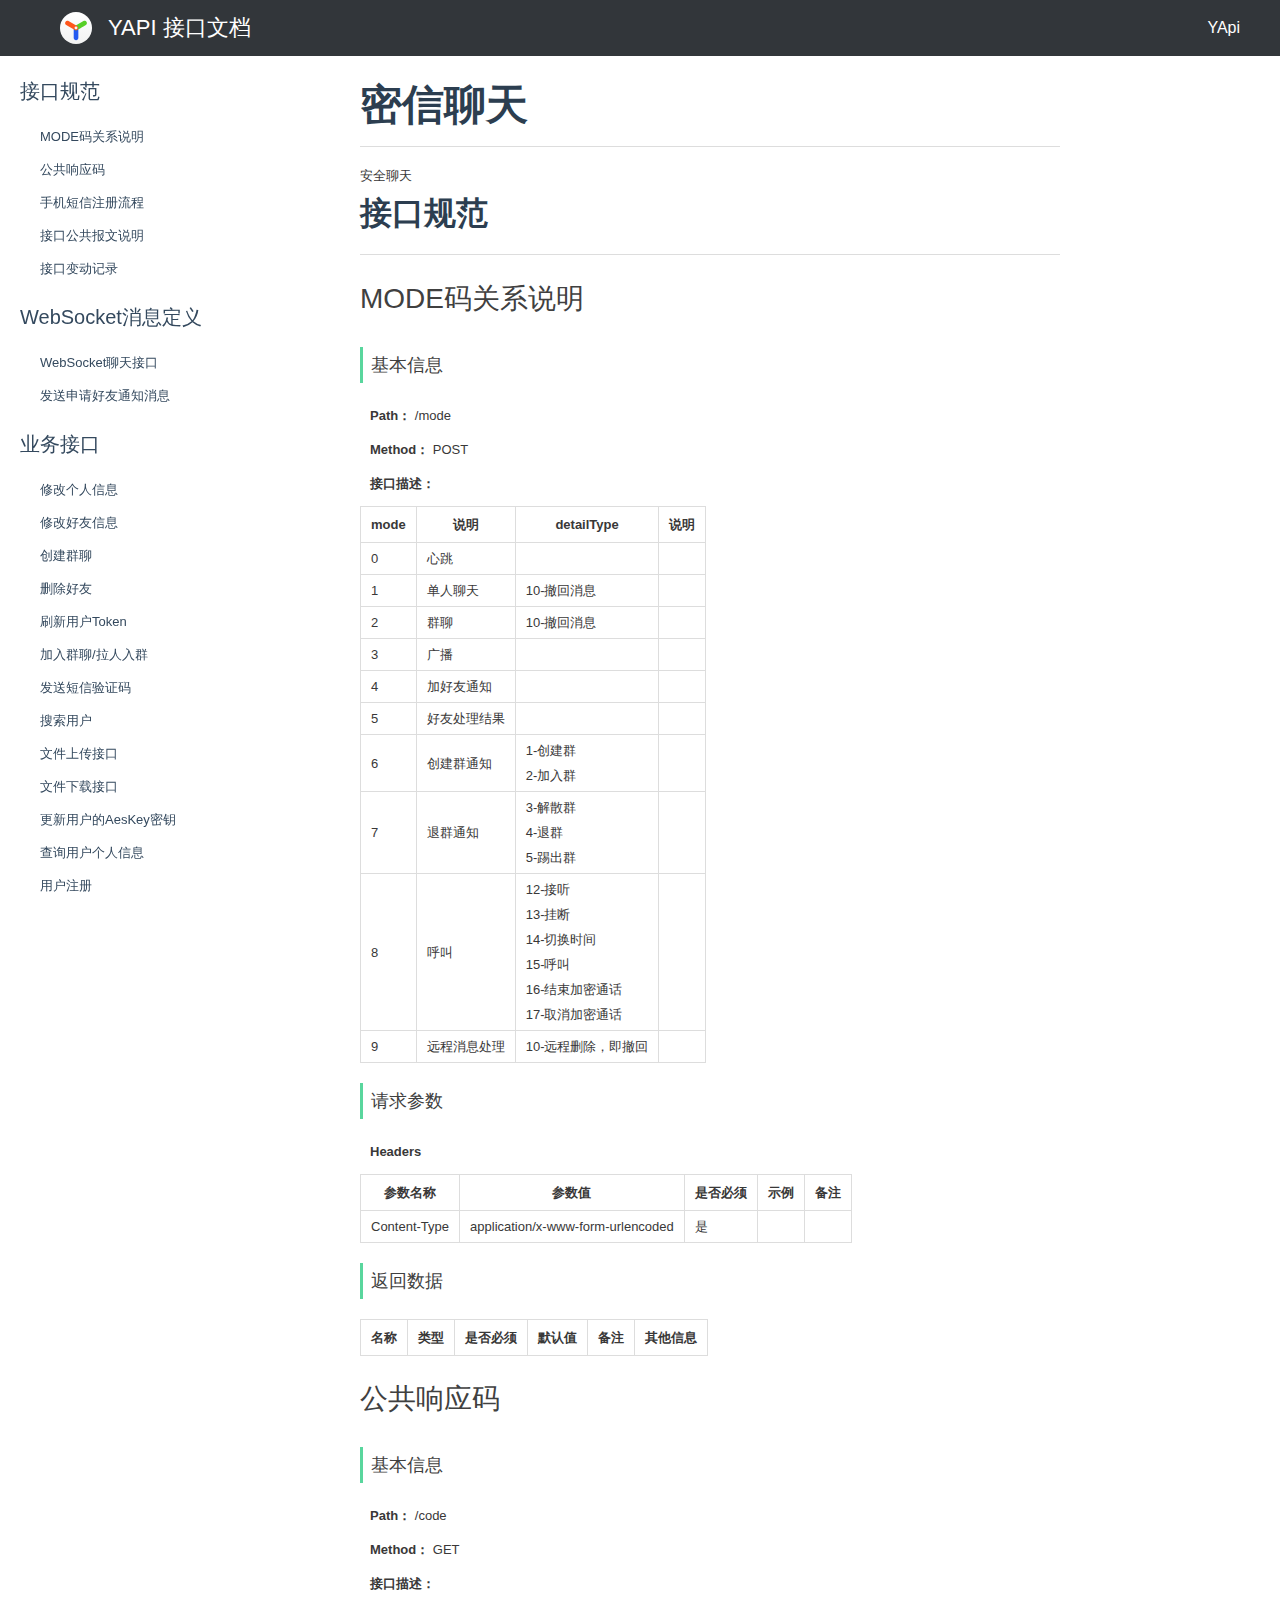
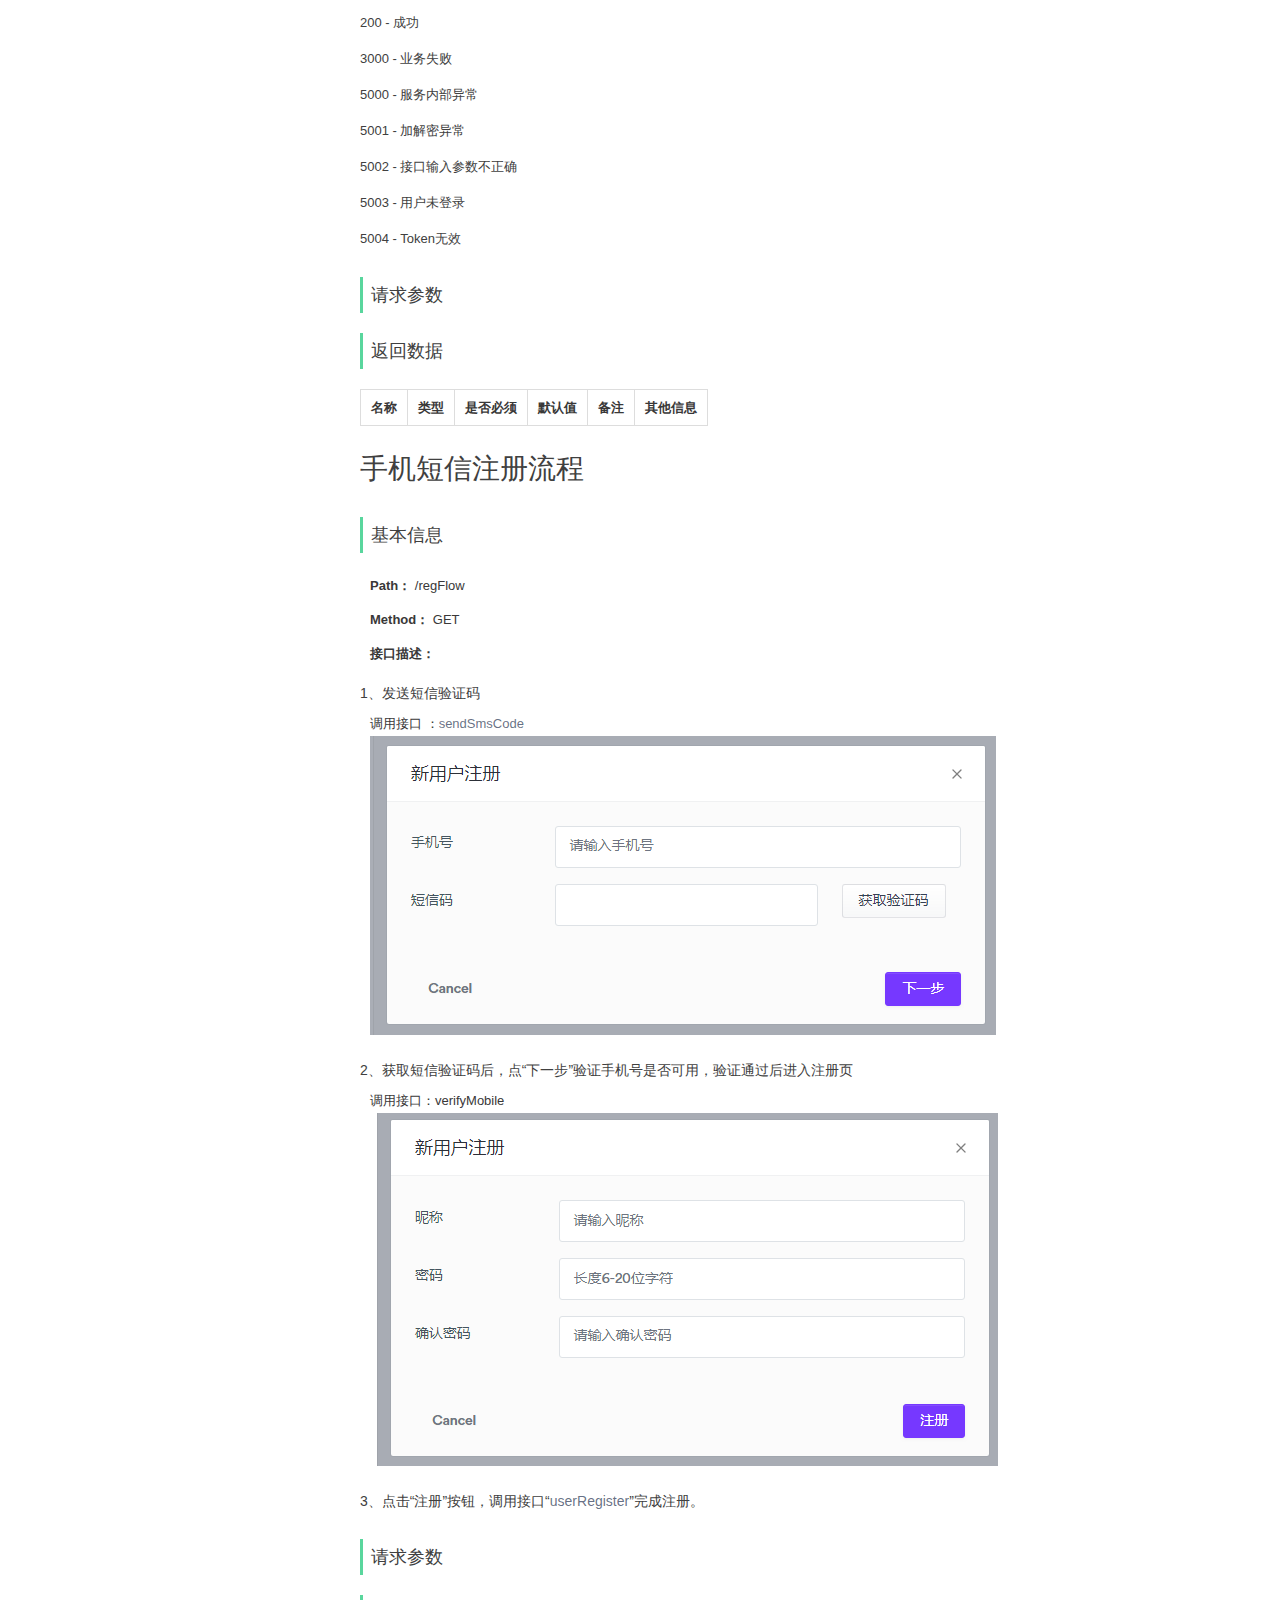
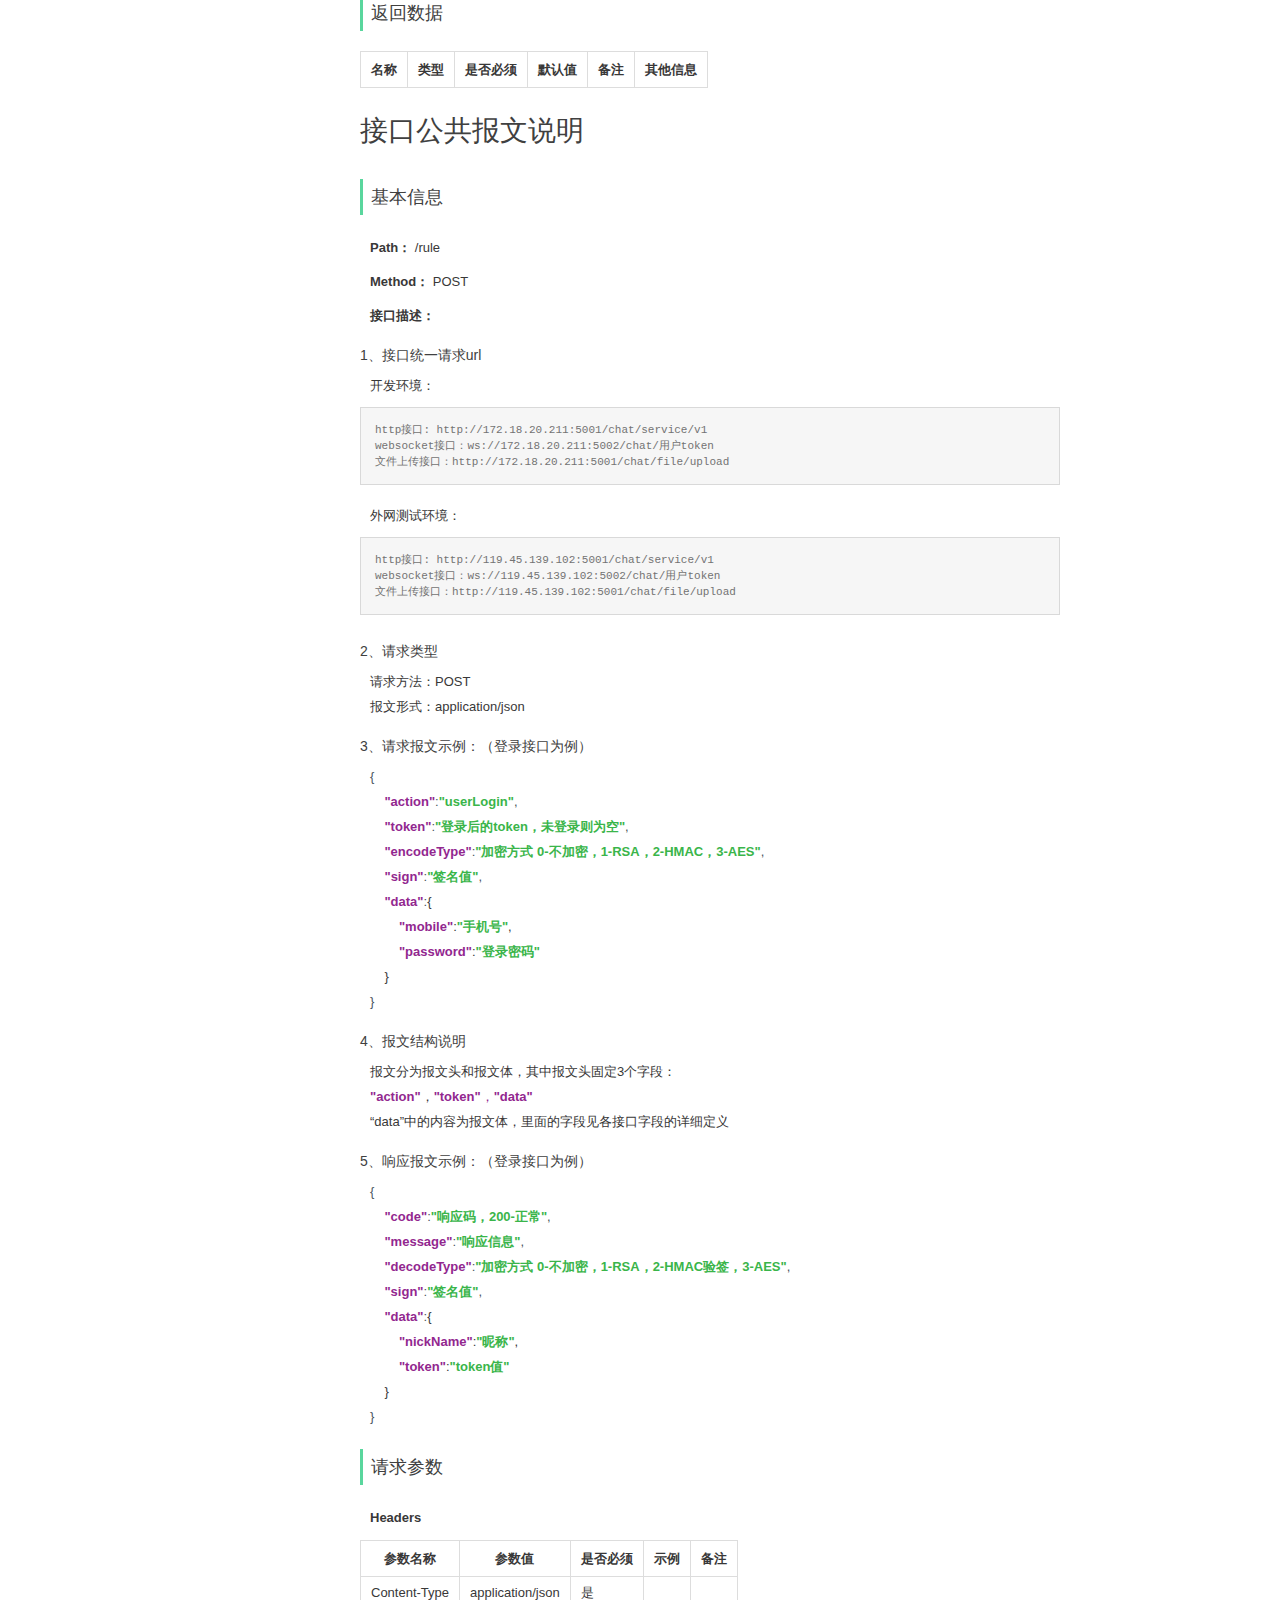
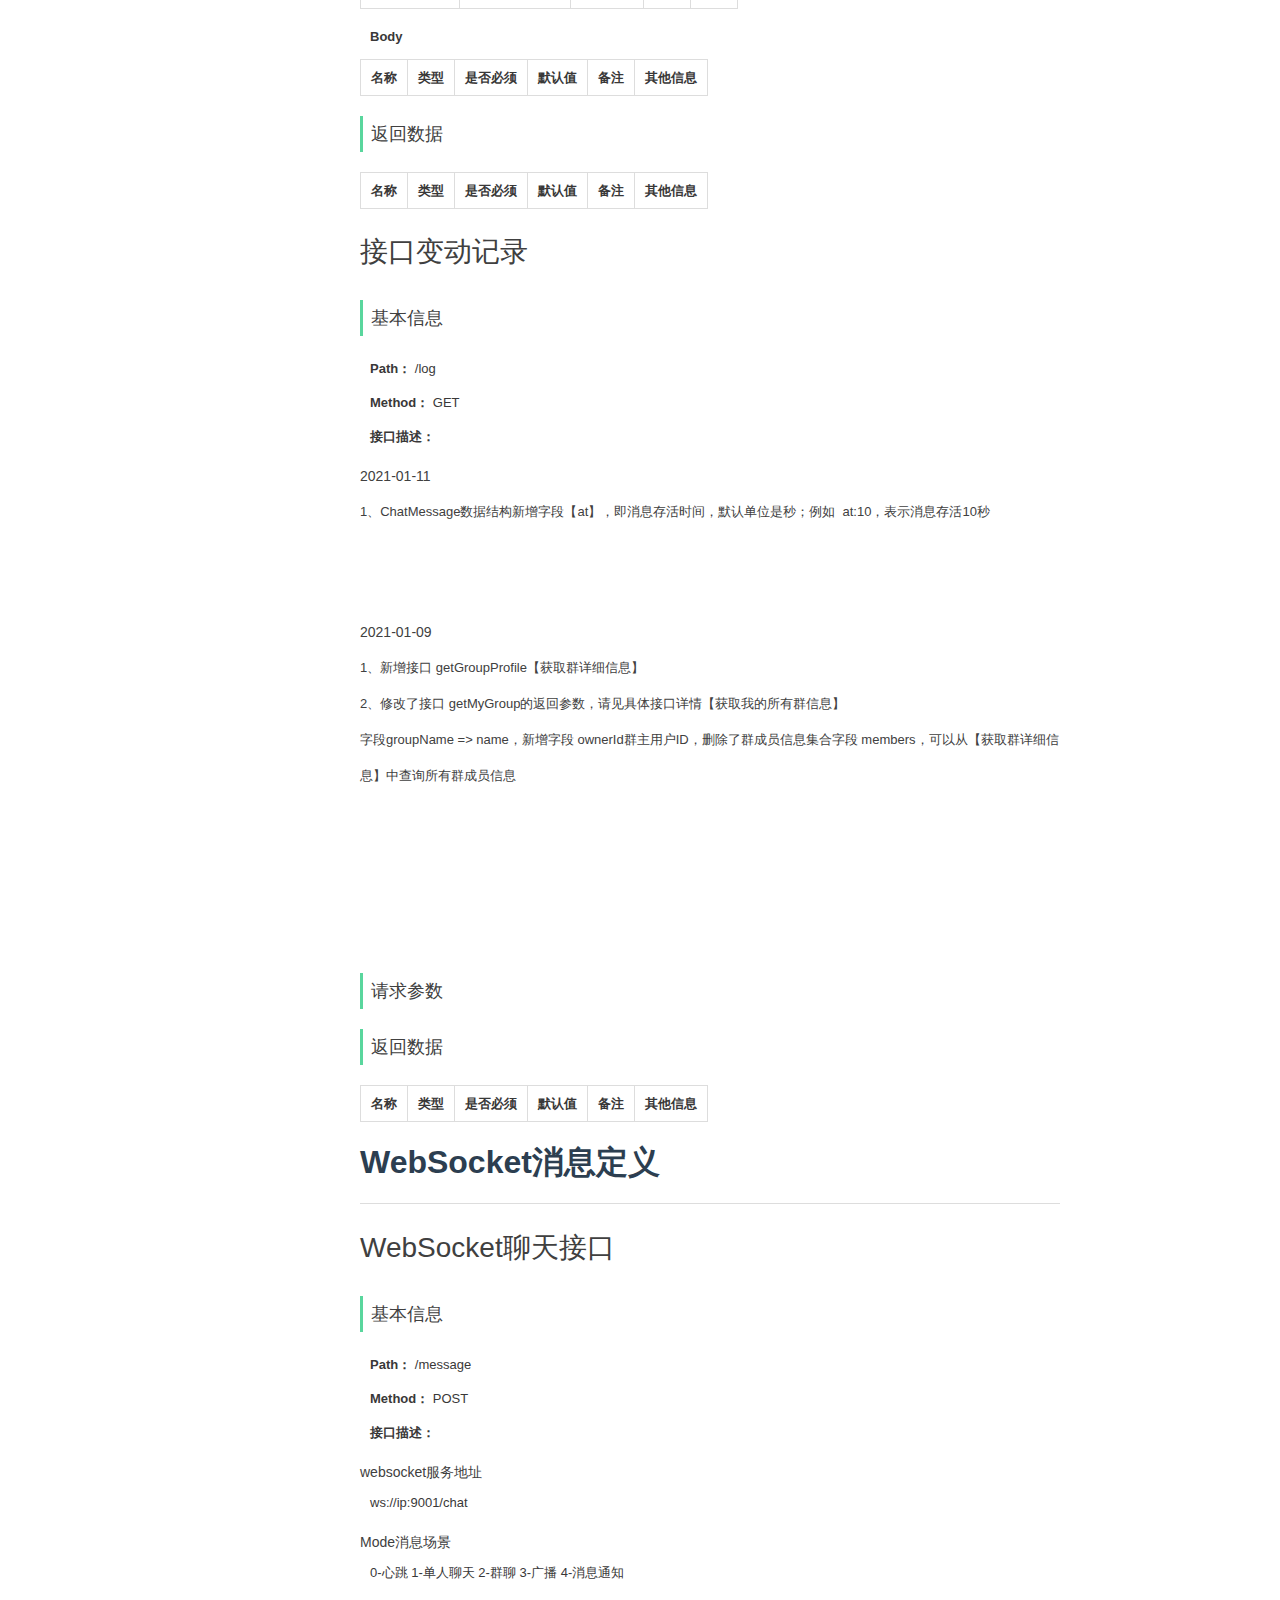
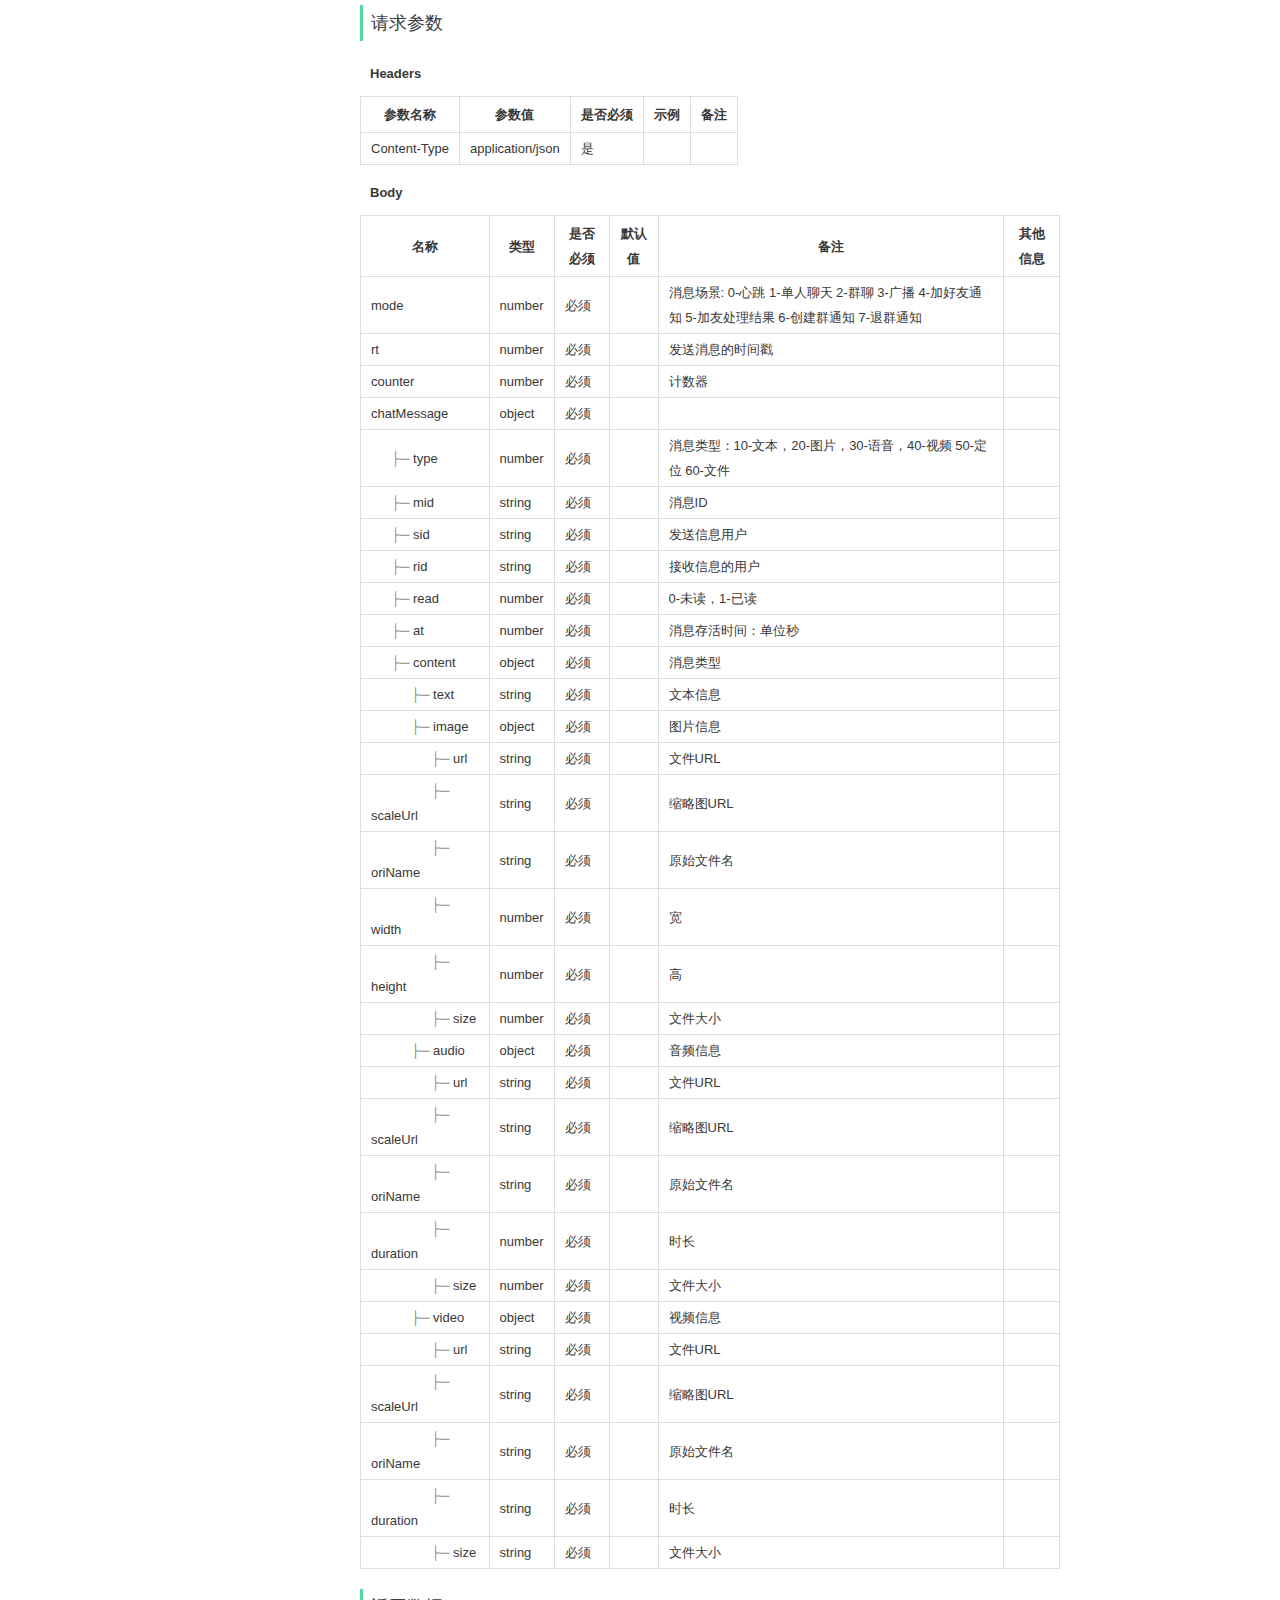
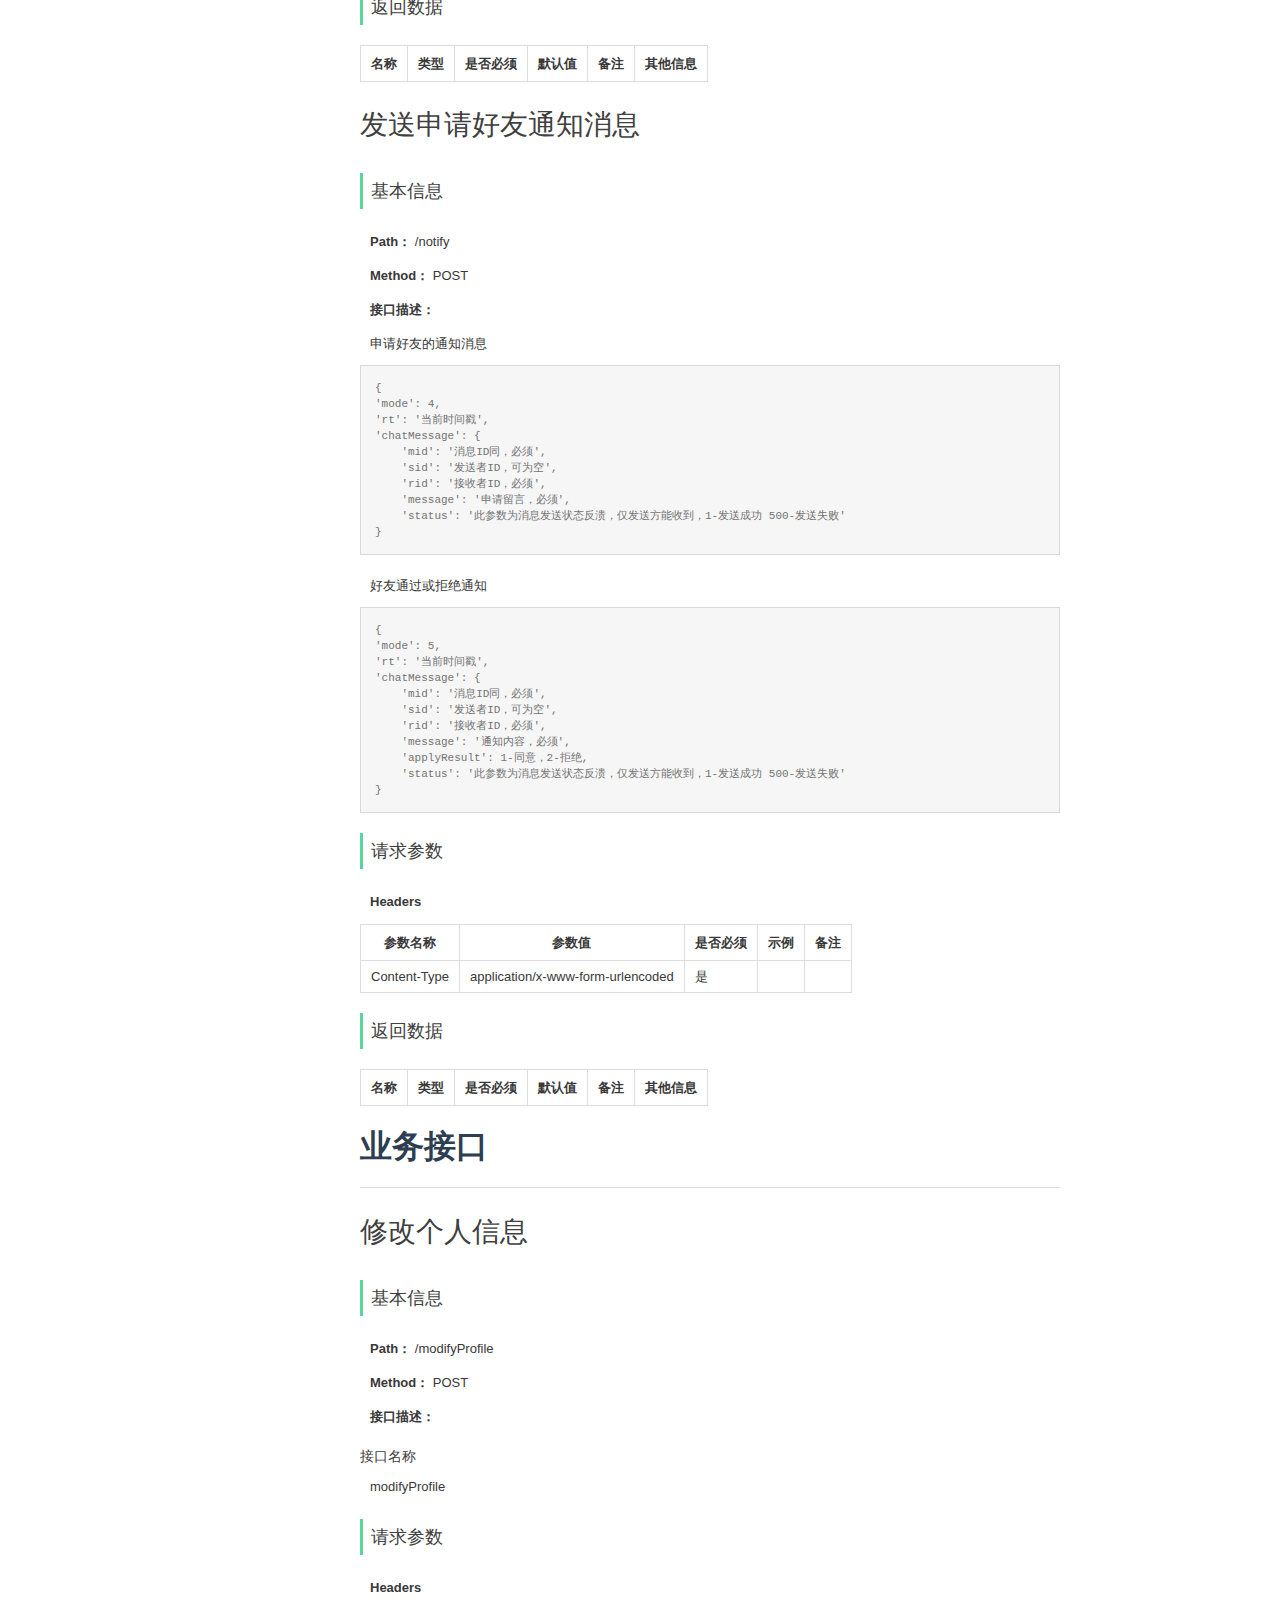
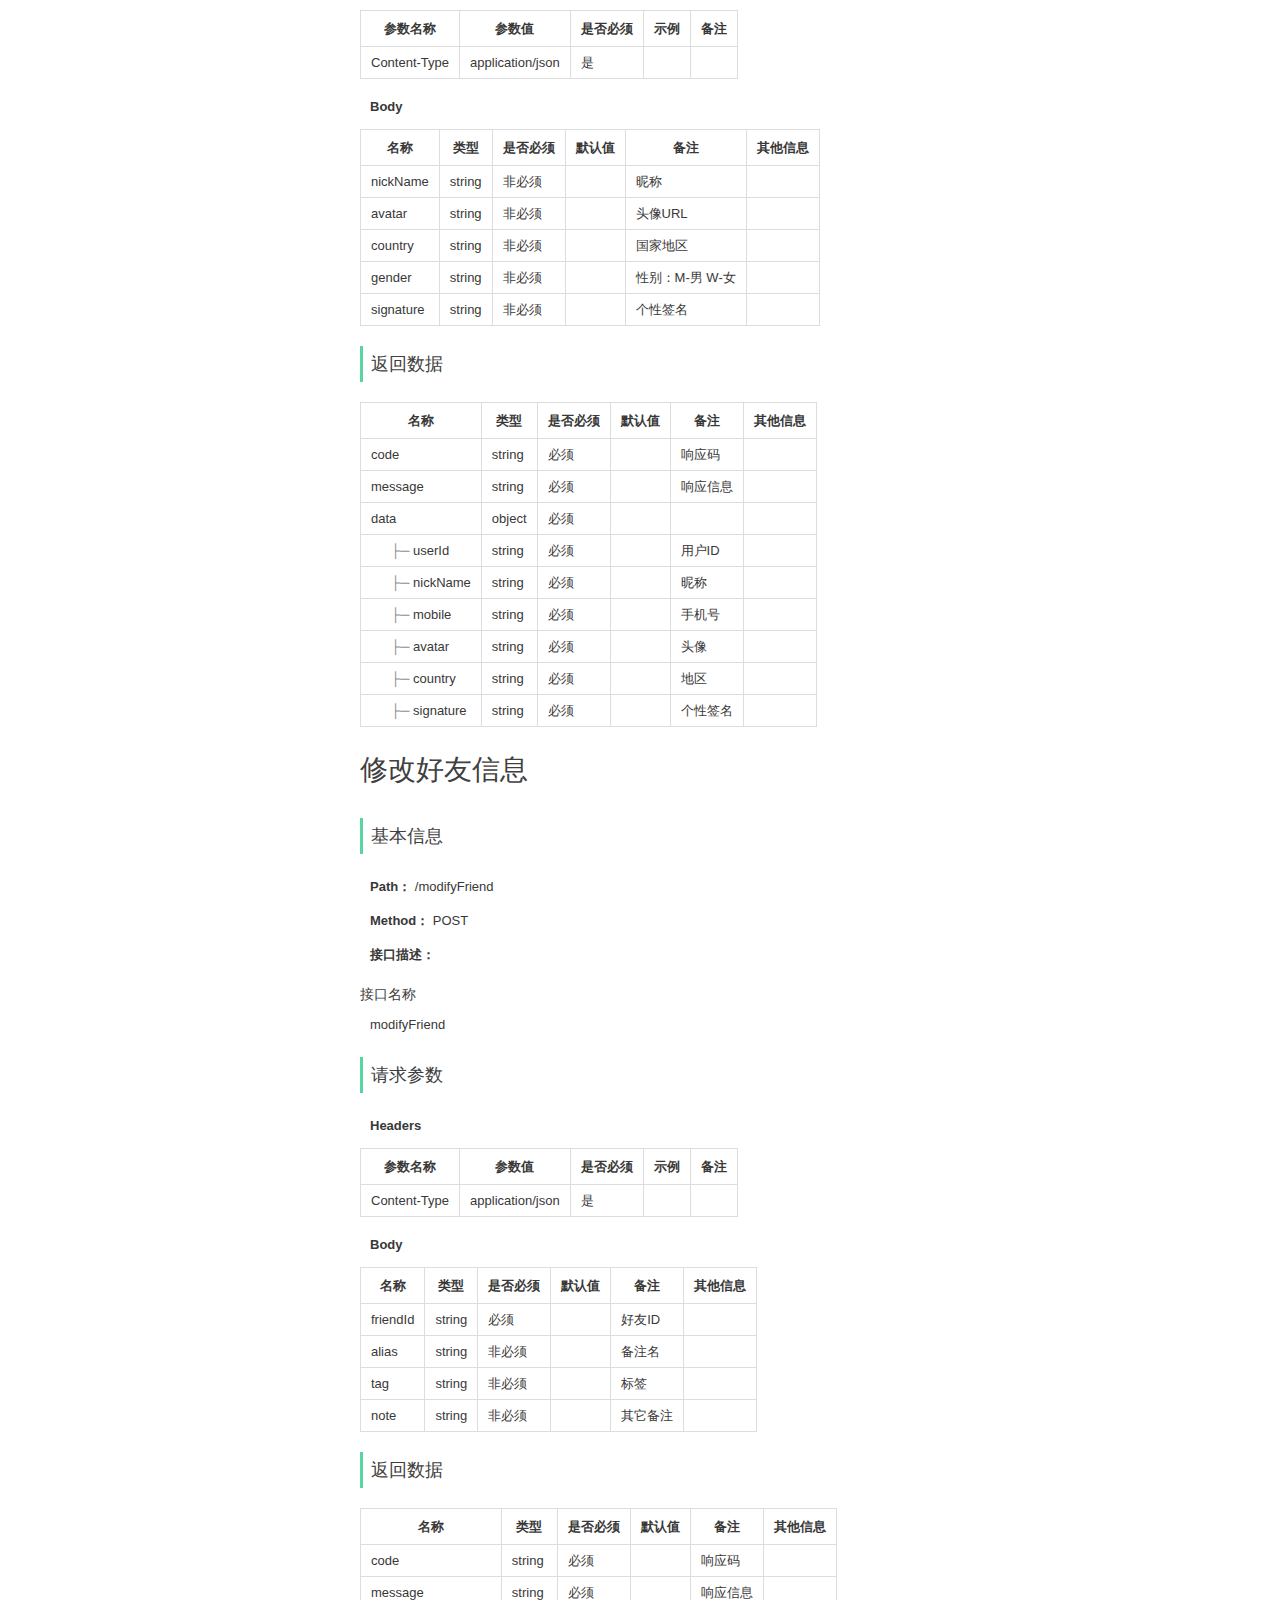
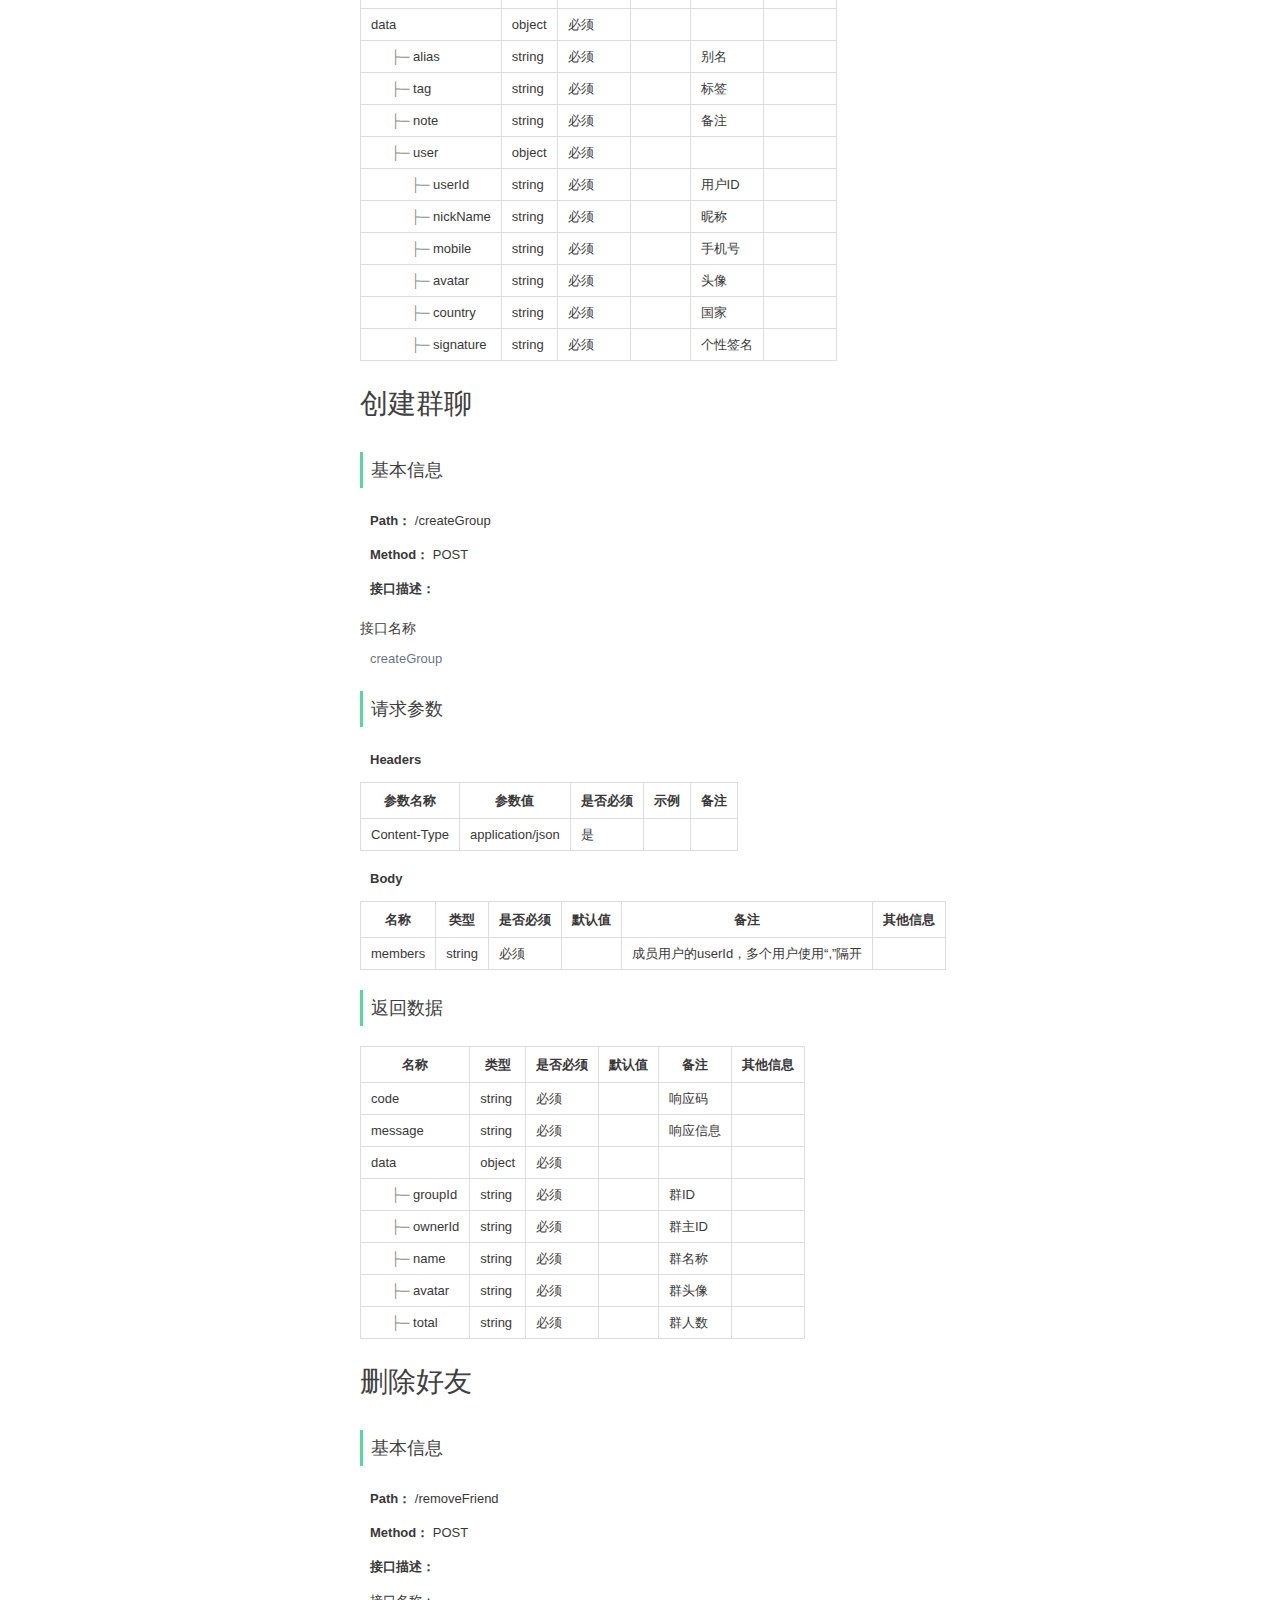
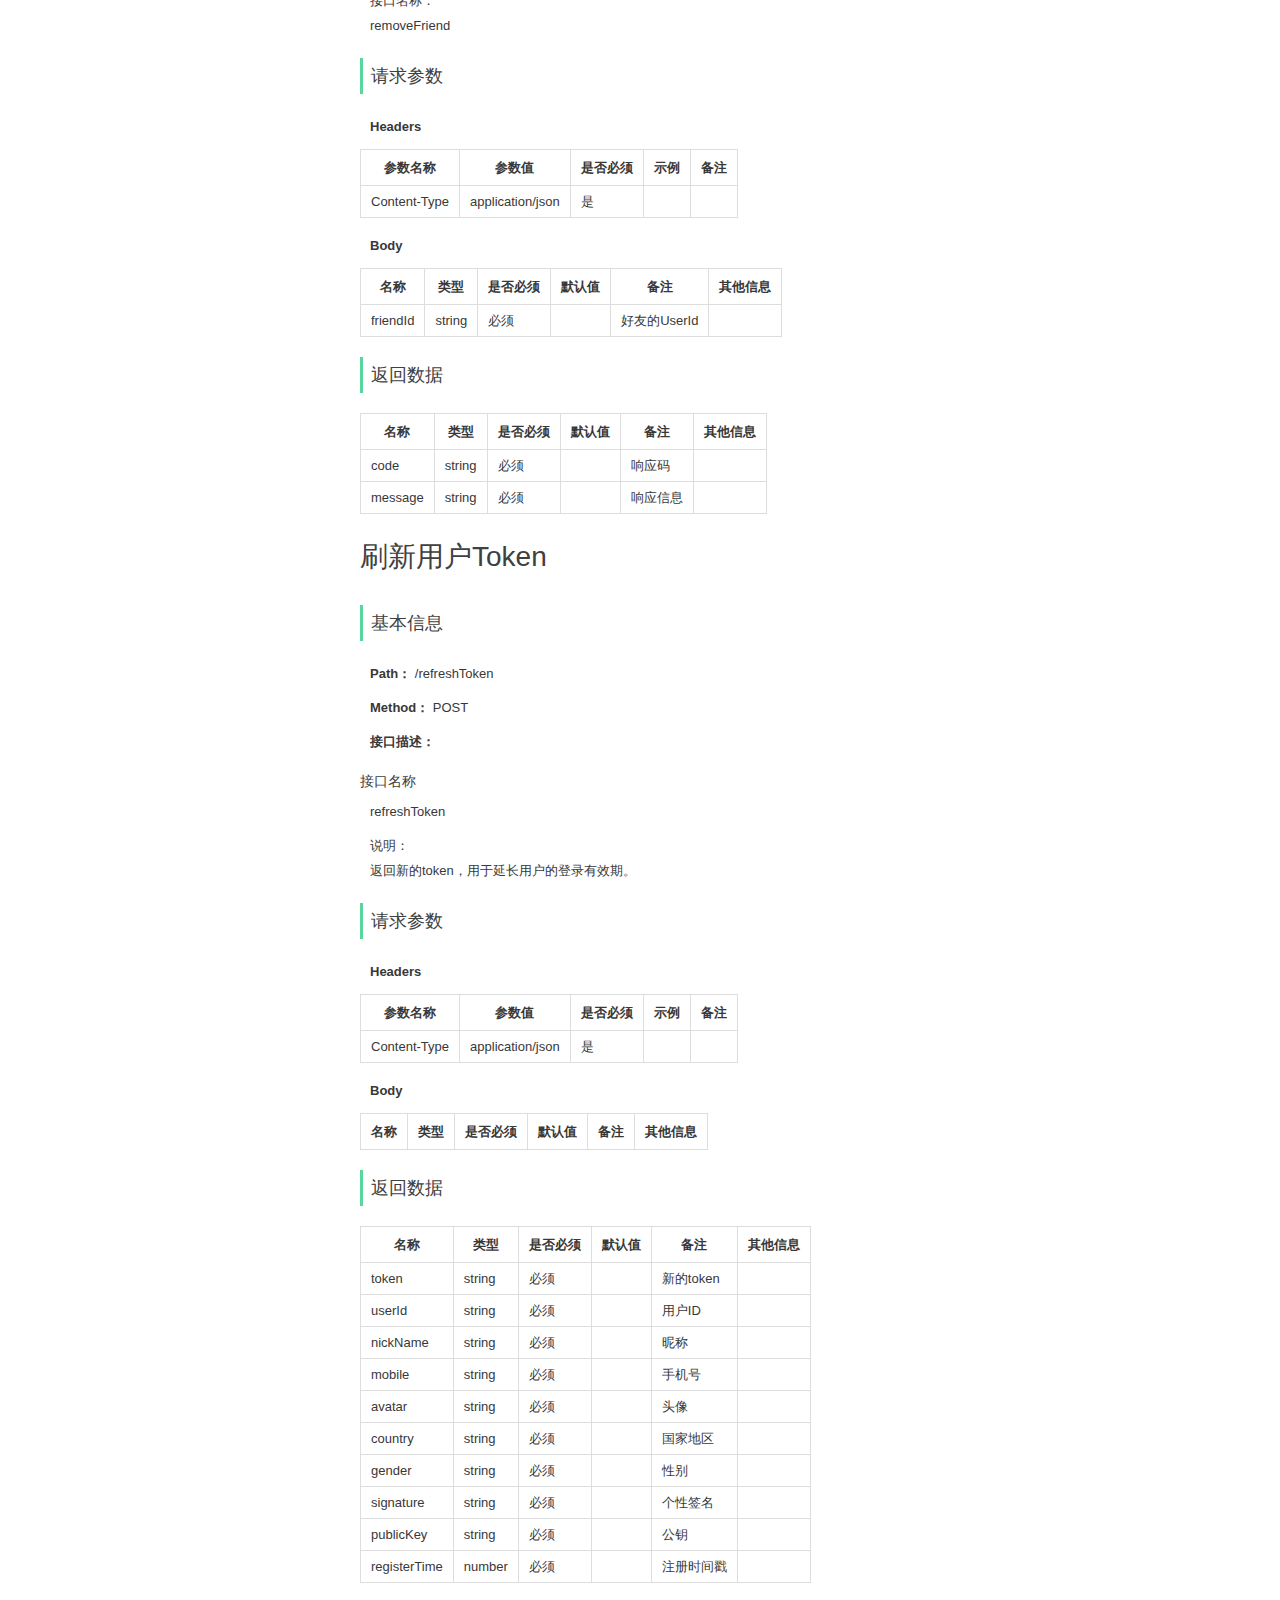
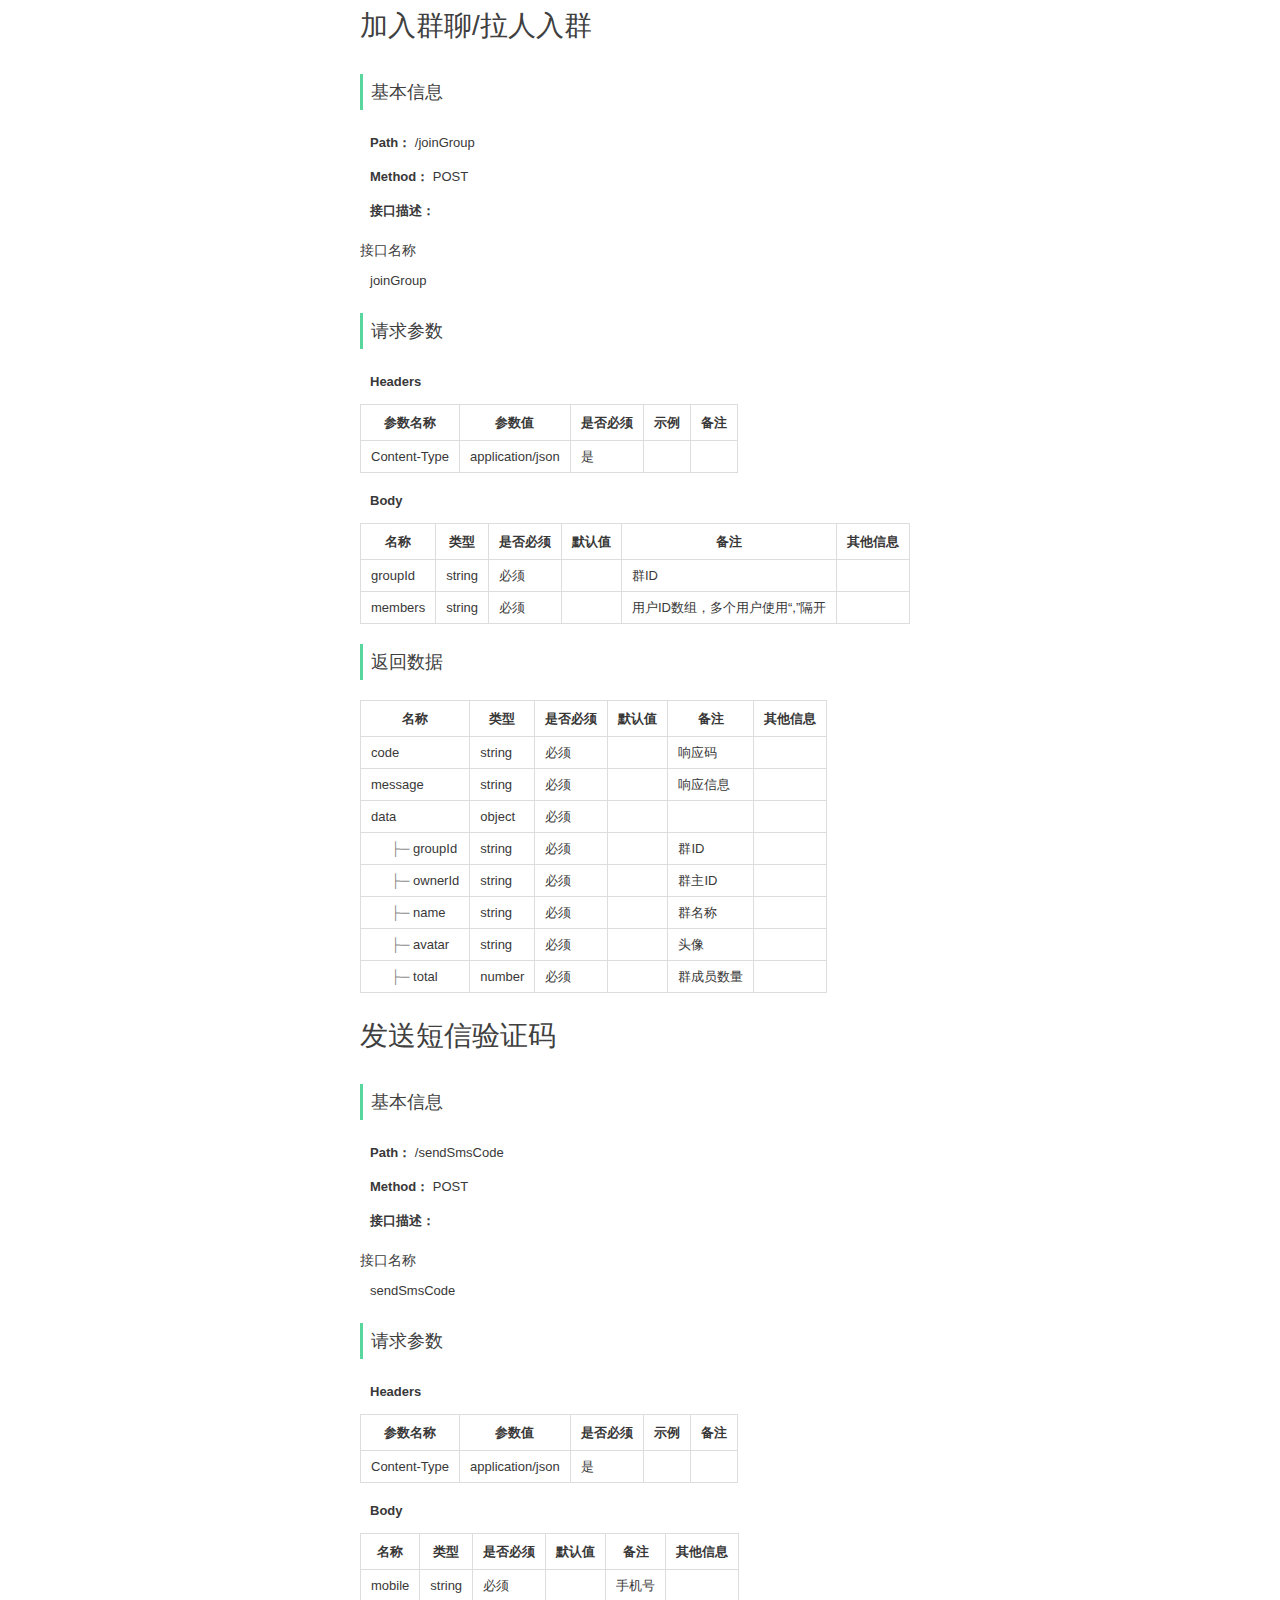
<file: sql/api.html>
<!DOCTYPE html>
      <html>
      <head>
      <title>密信聊天</title>
      <meta charset="utf-8" />
      <style>@charset "UTF-8";
html,
body,
h1,
h2,
h3,
h4,
h5,
h6,
p,
blockquote {
  margin: 0;
  padding: 0;
  font-weight: normal;
  -webkit-font-smoothing: antialiased;
}

/* 设置滚动条的样式 */
::-webkit-scrollbar {
  width: 6px;
}

/* 外层轨道 */
::-webkit-scrollbar-track {
  -webkit-box-shadow: inset006pxrgba(255, 0, 0, 0.3);
  background: rgba(0, 0, 0, 0.1);
}

/* 滚动条滑块 */
::-webkit-scrollbar-thumb {
  border-radius: 4px;
  background: rgba(0, 0, 0, 0.2);
  -webkit-box-shadow: inset006pxrgba(0, 0, 0, 0.5);
}

::-webkit-scrollbar-thumb:window-inactive {
  background: rgba(0, 0, 0, 0.2);
}

body {
  font-family: -apple-system, BlinkMacSystemFont, "Segoe UI", Roboto, "Helvetica Neue", Helvetica, "PingFang SC", "Hiragino Sans GB", "Microsoft YaHei", SimSun, sans-serif;
  font-size: 13px;
  line-height: 25px;
  color: #393838;
  position: relative;
}

table {
  margin: 10px 0 15px 0;
  border-collapse: collapse;
}

td,
th {
  border: 1px solid #ddd;
  padding: 3px 10px;
}

th {
  padding: 5px 10px;
}

a, a:link, a:visited {
  color: #34495e;
  text-decoration: none;
}

a:hover, a:focus {
  color: #59d69d;
  text-decoration: none;
}

a img {
  border: none;
}

p {
  padding-left: 10px;
  margin-bottom: 9px;
}

h1,
h2,
h3,
h4,
h5,
h6 {
  color: #404040;
  line-height: 36px;
}

h1 {
  color: #2c3e50;
  font-weight: 600;
  margin-bottom: 16px;
  font-size: 32px;
  padding-bottom: 16px;
  border-bottom: 1px solid #ddd;
  line-height: 50px;
}

h2 {
  font-size: 28px;
  padding-top: 10px;
  padding-bottom: 10px;
}

h3 {
  clear: both;
  font-weight: 400;
  margin-top: 20px;
  margin-bottom: 20px;
  border-left: 3px solid #59d69d;
  padding-left: 8px;
  font-size: 18px;
}

h4 {
  font-size: 16px;
}

h5 {
  font-size: 14px;
}

h6 {
  font-size: 13px;
}

hr {
  margin: 0 0 19px;
  border: 0;
  border-bottom: 1px solid #ccc;
}

blockquote {
  padding: 13px 13px 21px 15px;
  margin-bottom: 18px;
  font-family: georgia, serif;
  font-style: italic;
}

blockquote:before {
  font-size: 40px;
  margin-left: -10px;
  font-family: georgia, serif;
  color: #eee;
}

blockquote p {
  font-size: 14px;
  font-weight: 300;
  line-height: 18px;
  margin-bottom: 0;
  font-style: italic;
}

code,
pre {
  font-family: Monaco, Andale Mono, Courier New, monospace;
}

code {
  background-color: #fee9cc;
  color: rgba(0, 0, 0, 0.75);
  padding: 1px 3px;
  font-size: 12px;
  -webkit-border-radius: 3px;
  -moz-border-radius: 3px;
  border-radius: 3px;
}

pre {
  display: block;
  padding: 14px;
  margin: 0 0 18px;
  line-height: 16px;
  font-size: 11px;
  border: 1px solid #d9d9d9;
  white-space: pre-wrap;
  word-wrap: break-word;
  background: #f6f6f6;
}

pre code {
  background-color: #f6f6f6;
  color: #737373;
  font-size: 11px;
  padding: 0;
}

sup {
  font-size: 0.83em;
  vertical-align: super;
  line-height: 0;
}

* {
  -webkit-print-color-adjust: exact;
}

@media print {
  body,
  code,
  pre code,
  h1,
  h2,
  h3,
  h4,
  h5,
  h6 {
    color: black;
  }

  table,
  pre {
    page-break-inside: avoid;
  }
}
html,
body {
  height: 100%;
}

.table-of-contents {
  position: fixed;
  top: 61px;
  left: 0;
  bottom: 0;
  overflow-x: hidden;
  overflow-y: auto;
  width: 260px;
}

.table-of-contents > ul > li > a {
  font-size: 20px;
  margin-bottom: 16px;
  margin-top: 16px;
}

.table-of-contents ul {
  overflow: auto;
  margin: 0px;
  height: 100%;
  padding: 0px 0px;
  box-sizing: border-box;
  list-style-type: none;
}

.table-of-contents ul li {
  padding-left: 20px;
}

.table-of-contents a {
  padding: 2px 0px;
  display: block;
  text-decoration: none;
}

.content-right {
  max-width: 700px;
  margin-left: 290px;
  padding-left: 70px;
  flex-grow: 1;
}
.content-right h2:target {
  padding-top: 80px;
}

body > p {
  margin-left: 30px;
}

body > table {
  margin-left: 30px;
}

body > pre {
  margin-left: 30px;
}

.curProject {
  position: fixed;
  top: 20px;
  font-size: 25px;
  color: black;
  margin-left: -240px;
  width: 240px;
  padding: 5px;
  line-height: 25px;
  box-sizing: border-box;
}

.g-doc {
  margin-top: 56px;
  padding-top: 24px;
  display: flex;
}

.curproject-name {
  font-size: 42px;
}

.m-header {
  background: #32363a;
  height: 56px;
  line-height: 56px;
  padding-left: 60px;
  display: flex;
  align-items: center;
  position: fixed;
  z-index: 9;
  top: 0;
  left: 0;
  right: 0;
}
.m-header .title {
  font-size: 22px;
  color: #fff;
  font-weight: normal;
  -webkit-font-smoothing: antialiased;
  margin: 0;
  margin-left: 16px;
  padding: 0;
  line-height: 56px;
  border: none;
}
.m-header .nav {
  color: #fff;
  font-size: 16px;
  position: absolute;
  right: 32px;
  top: 0;
}
.m-header .nav a {
  color: #fff;
  margin-left: 16px;
  padding: 8px;
  transition: color .2s;
}
.m-header .nav a:hover {
  color: #59d69d;
}

.m-footer {
  border-top: 1px solid #ddd;
  padding-top: 16px;
  padding-bottom: 16px;
}

/*# sourceMappingURL=defaultTheme.css.map */
</style>
      </head>
      <body>
        <div class="m-header">
          <a href="#" style="display: inherit;"><svg class="svg" width="32px" height="32px" viewBox="0 0 64 64" version="1.1"><title>Icon</title><desc>Created with Sketch.</desc><defs><linearGradient x1="50%" y1="0%" x2="50%" y2="100%" id="linearGradient-1"><stop stop-color="#FFFFFF" offset="0%"></stop><stop stop-color="#F2F2F2" offset="100%"></stop></linearGradient><circle id="path-2" cx="31.9988602" cy="31.9988602" r="2.92886048"></circle><filter x="-85.4%" y="-68.3%" width="270.7%" height="270.7%" filterUnits="objectBoundingBox" id="filter-3"><feOffset dx="0" dy="1" in="SourceAlpha" result="shadowOffsetOuter1"></feOffset><feGaussianBlur stdDeviation="1.5" in="shadowOffsetOuter1" result="shadowBlurOuter1"></feGaussianBlur><feColorMatrix values="0 0 0 0 0   0 0 0 0 0   0 0 0 0 0  0 0 0 0.159703351 0" type="matrix" in="shadowBlurOuter1"></feColorMatrix></filter></defs><g id="首页" stroke="none" stroke-width="1" fill="none" fill-rule="evenodd"><g id="大屏幕"><g id="Icon"><circle id="Oval-1" fill="url(#linearGradient-1)" cx="32" cy="32" r="32"></circle><path d="M36.7078009,31.8054514 L36.7078009,51.7110548 C36.7078009,54.2844537 34.6258634,56.3695395 32.0579205,56.3695395 C29.4899777,56.3695395 27.4099998,54.0704461 27.4099998,51.7941246 L27.4099998,31.8061972 C27.4099998,29.528395 29.4909575,27.218453 32.0589004,27.230043 C34.6268432,27.241633 36.7078009,29.528395 36.7078009,31.8054514 Z" id="blue" fill="#2359F1" fill-rule="nonzero"></path><path d="M45.2586091,17.1026914 C45.2586091,17.1026914 45.5657231,34.0524383 45.2345291,37.01141 C44.9033351,39.9703817 43.1767091,41.6667796 40.6088126,41.6667796 C38.040916,41.6667796 35.9609757,39.3676862 35.9609757,37.0913646 L35.9609757,17.1034372 C35.9609757,14.825635 38.0418959,12.515693 40.6097924,12.527283 C43.177689,12.538873 45.2586091,14.825635 45.2586091,17.1026914 Z" id="green" fill="#57CF27" fill-rule="nonzero" transform="translate(40.674608, 27.097010) rotate(60.000000) translate(-40.674608, -27.097010) "></path><path d="M28.0410158,17.0465598 L28.0410158,36.9521632 C28.0410158,39.525562 25.9591158,41.6106479 23.3912193,41.6106479 C20.8233227,41.6106479 18.7433824,39.3115545 18.7433824,37.035233 L18.7433824,17.0473055 C18.7433824,14.7695034 20.8243026,12.4595614 23.3921991,12.4711513 C25.9600956,12.4827413 28.0410158,14.7695034 28.0410158,17.0465598 Z" id="red" fill="#FF561B" fill-rule="nonzero" transform="translate(23.392199, 27.040878) rotate(-60.000000) translate(-23.392199, -27.040878) "></path><g id="inner-round"><use fill="black" fill-opacity="1" filter="url(#filter-3)" xmlns:xlink="http://www.w3.org/1999/xlink" xlink:href="#path-2"></use><use fill="#F7F7F7" fill-rule="evenodd" xmlns:xlink="http://www.w3.org/1999/xlink" xlink:href="#path-2"></use></g></g></g></g></svg></a>
          <a href="#"><h1 class="title">YAPI 接口文档</h1></a>
          <div class="nav">
            <a href="https://hellosean1025.github.io/yapi/">YApi</a>
          </div>
        </div>
        <div class="g-doc">
          <div class="table-of-contents"><ul><li><a href="#u63a5u53e3u89c4u8303">接口规范</a><ul><li><a href="#modeu7801u5173u7cfbu8bf4u660e0a3ca20id3dmodeu7801u5173u7cfbu8bf4u660e3e203ca3e">MODE码关系说明
<a id=MODE码关系说明> </a></a></li><li><a href="#u516cu5171u54cdu5e94u78010a3ca20id3du516cu5171u54cdu5e94u78013e203ca3e">公共响应码
<a id=公共响应码> </a></a></li><li><a href="#u624bu673au77edu4fe1u6ce8u518cu6d41u7a0b0a3ca20id3du624bu673au77edu4fe1u6ce8u518cu6d41u7a0b3e203ca3e">手机短信注册流程
<a id=手机短信注册流程> </a></a></li><li><a href="#u63a5u53e3u516cu5171u62a5u6587u8bf4u660e0a3ca20id3du63a5u53e3u516cu5171u62a5u6587u8bf4u660e3e203ca3e">接口公共报文说明
<a id=接口公共报文说明> </a></a></li><li><a href="#u63a5u53e3u53d8u52a8u8bb0u5f550a3ca20id3du63a5u53e3u53d8u52a8u8bb0u5f553e203ca3e">接口变动记录
<a id=接口变动记录> </a></a></li></ul></li><li><a href="#websocketu6d88u606fu5b9au4e49">WebSocket消息定义</a><ul><li><a href="#websocketu804au5929u63a5u53e30a3ca20id3dwebsocketu804au5929u63a5u53e33e203ca3e">WebSocket聊天接口
<a id=WebSocket聊天接口> </a></a></li><li><a href="#u53d1u9001u7533u8bf7u597du53cbu901au77e5u6d88u606f0a3ca20id3du53d1u9001u7533u8bf7u597du53cbu901au77e5u6d88u606f3e203ca3e">发送申请好友通知消息
<a id=发送申请好友通知消息> </a></a></li></ul></li><li><a href="#u4e1au52a1u63a5u53e3">业务接口</a><ul><li><a href="#u4feeu6539u4e2au4ebau4fe1u606f0a3ca20id3du4feeu6539u4e2au4ebau4fe1u606f3e203ca3e">修改个人信息
<a id=修改个人信息> </a></a></li><li><a href="#u4feeu6539u597du53cbu4fe1u606f0a3ca20id3du4feeu6539u597du53cbu4fe1u606f3e203ca3e">修改好友信息
<a id=修改好友信息> </a></a></li><li><a href="#u521bu5efau7fa4u804a0a3ca20id3du521bu5efau7fa4u804a3e203ca3e">创建群聊
<a id=创建群聊> </a></a></li><li><a href="#u5220u9664u597du53cb0a3ca20id3du5220u9664u597du53cb3e203ca3e">删除好友
<a id=删除好友> </a></a></li><li><a href="#u5237u65b0u7528u6237token0a3ca20id3du5237u65b0u7528u6237token3e203ca3e">刷新用户Token
<a id=刷新用户Token> </a></a></li><li><a href="#u52a0u5165u7fa4u804au62c9u4ebau5165u7fa40a3ca20id3du52a0u5165u7fa4u804au62c9u4ebau5165u7fa43e203ca3e">加入群聊/拉人入群
<a id=加入群聊/拉人入群> </a></a></li><li><a href="#u53d1u9001u77edu4fe1u9a8cu8bc1u78010a3ca20id3du53d1u9001u77edu4fe1u9a8cu8bc1u78013e203ca3e">发送短信验证码
<a id=发送短信验证码> </a></a></li><li><a href="#u641cu7d22u7528u62370a3ca20id3du641cu7d22u7528u62373e203ca3e">搜索用户
<a id=搜索用户> </a></a></li><li><a href="#u6587u4ef6u4e0au4f20u63a5u53e30a3ca20id3du6587u4ef6u4e0au4f20u63a5u53e33e203ca3e">文件上传接口
<a id=文件上传接口> </a></a></li><li><a href="#u6587u4ef6u4e0bu8f7du63a5u53e30a3ca20id3du6587u4ef6u4e0bu8f7du63a5u53e33e203ca3e">文件下载接口
<a id=文件下载接口> </a></a></li><li><a href="#u66f4u65b0u7528u6237u7684aeskeyu5bc6u94a50a3ca20id3du66f4u65b0u7528u6237u7684aeskeyu5bc6u94a53e203ca3e">更新用户的AesKey密钥
<a id=更新用户的AesKey密钥> </a></a></li><li><a href="#u67e5u8be2u7528u6237u4e2au4ebau4fe1u606f0a3ca20id3du67e5u8be2u7528u6237u4e2au4ebau4fe1u606f3e203ca3e">查询用户个人信息
<a id=查询用户个人信息> </a></a></li><li><a href="#u7528u6237u6ce8u518c0a3ca20id3du7528u6237u6ce8u518c3e203ca3e">用户注册
<a id=用户注册> </a></a></li><li><a href="#u7528u6237u767bu51fa0a3ca20id3du7528u6237u767bu51fa3e203ca3e">用户登出
<a id=用户登出> </a></a></li><li><a href="#u7528u6237u767bu5f550a3ca20id3du7528u6237u767bu5f553e203ca3e">用户登录
<a id=用户登录> </a></a></li><li><a href="#u7533u8bf7u52a0u597du53cb0a3ca20id3du7533u8bf7u52a0u597du53cb3e203ca3e">申请加好友
<a id=申请加好友> </a></a></li><li><a href="#u7533u8bf7u52a0u597du53cbu7684u5904u74060a3ca20id3du7533u8bf7u52a0u597du53cbu7684u5904u74063e203ca3e">申请加好友的处理
<a id=申请加好友的处理> </a></a></li><li><a href="#u83b7u53d6u597du53cbu6216u964cu751fu4ebau7684u4fe1u606f0a3ca20id3du83b7u53d6u597du53cbu6216u964cu751fu4ebau7684u4fe1u606f3e203ca3e">获取好友或陌生人的信息
<a id=获取好友或陌生人的信息> </a></a></li><li><a href="#u83b7u53d6u6211u7684u597du53cb0a3ca20id3du83b7u53d6u6211u7684u597du53cb3e203ca3e">获取我的好友
<a id=获取我的好友> </a></a></li><li><a href="#u83b7u53d6u6211u7684u6240u6709u7fa4u4fe1u606f0a3ca20id3du83b7u53d6u6211u7684u6240u6709u7fa4u4fe1u606f3e203ca3e">获取我的所有群信息
<a id=获取我的所有群信息> </a></a></li><li><a href="#u83b7u53d6u7533u8bf7u52a0u597du53cbu7684u4fe1u606f0a3ca20id3du83b7u53d6u7533u8bf7u52a0u597du53cbu7684u4fe1u606f3e203ca3e">获取申请加好友的信息
<a id=获取申请加好友的信息> </a></a></li><li><a href="#u83b7u53d6u7fa4u8be6u7ec6u4fe1u606f0a3ca20id3du83b7u53d6u7fa4u8be6u7ec6u4fe1u606f3e203ca3e">获取群详细信息
<a id=获取群详细信息> </a></a></li><li><a href="#u89e3u6563u7fa40a3ca20id3du89e3u6563u7fa43e203ca3e">解散群
<a id=解散群> </a></a></li><li><a href="#u9000u7fa4u79fbu51fau7fa4u804a0a3ca20id3du9000u7fa4u79fbu51fau7fa4u804a3e203ca3e">退群/移出群聊
<a id=退群/移出群聊> </a></a></li><li><a href="#u9a8cu8bc1u624bu673au53f7u662fu5426u53efu75280a3ca20id3du9a8cu8bc1u624bu673au53f7u662fu5426u53efu75283e203ca3e">验证手机号是否可用
<a id=验证手机号是否可用> </a></a></li></ul></li></ul></div>
          <div id="right" class="content-right">
           <h1 class="curproject-name"> 密信聊天 </h1> 
 安全聊天
<h1 id="u63a5u53e3u89c4u8303">接口规范</h1>
<p></p>
<h2 id="modeu7801u5173u7cfbu8bf4u660e0a3ca20id3dmodeu7801u5173u7cfbu8bf4u660e3e203ca3e">MODE码关系说明
<a id=MODE码关系说明> </a></h2>
<p></p>
<h3 id="">基本信息</h3>
<p><strong>Path：</strong> /mode</p>
<p><strong>Method：</strong> POST</p>
<p><strong>接口描述：</strong></p>
<table>
<thead>
<tr>
<th>mode</th>
<th>说明</th>
<th>detailType</th>
<th>说明</th>
</tr>
</thead>
<tbody>
<tr>
<td>0</td>
<td>心跳</td>
<td></td>
<td></td>
</tr>
<tr>
<td>1</td>
<td>单人聊天</td>
<td>10-撤回消息</td>
<td></td>
</tr>
<tr>
<td>2</td>
<td>群聊</td>
<td>10-撤回消息</td>
<td></td>
</tr>
<tr>
<td>3</td>
<td>广播</td>
<td></td>
<td></td>
</tr>
<tr>
<td>4</td>
<td>加好友通知</td>
<td></td>
<td></td>
</tr>
<tr>
<td>5</td>
<td>好友处理结果</td>
<td></td>
<td></td>
</tr>
<tr>
<td>6</td>
<td>创建群通知</td>
<td>1-创建群<br data-tomark-pass="">2-加入群</td>
<td></td>
</tr>
<tr>
<td>7</td>
<td>退群通知</td>
<td>3-解散群<br data-tomark-pass="">4-退群<br data-tomark-pass="">5-踢出群</td>
<td></td>
</tr>
<tr>
<td>8</td>
<td>呼叫</td>
<td>12-接听<br data-tomark-pass="">13-挂断<br data-tomark-pass="">14-切换时间<br data-tomark-pass="">15-呼叫<br data-tomark-pass="">16-结束加密通话<br data-tomark-pass="">17-取消加密通话</td>
<td></td>
</tr>
<tr>
<td>9</td>
<td>远程消息处理</td>
<td>10-远程删除，即撤回</td>
<td></td>
</tr>
</tbody>
</table>
<h3 id="-2">请求参数</h3>
<p><strong>Headers</strong></p>
<table>
<thead>
<tr>
<th>参数名称</th>
<th>参数值</th>
<th>是否必须</th>
<th>示例</th>
<th>备注</th>
</tr>
</thead>
<tbody>
<tr>
<td>Content-Type</td>
<td>application/x-www-form-urlencoded</td>
<td>是</td>
<td></td>
<td></td>
</tr>
</tbody>
</table>
<h3 id="-3">返回数据</h3>
<table>
  <thead class="ant-table-thead">
    <tr>
      <th key=name>名称</th><th key=type>类型</th><th key=required>是否必须</th><th key=default>默认值</th><th key=desc>备注</th><th key=sub>其他信息</th>
    </tr>
  </thead><tbody className="ant-table-tbody">
               </tbody>
              </table>
<h2 id="u516cu5171u54cdu5e94u78010a3ca20id3du516cu5171u54cdu5e94u78013e203ca3e">公共响应码
<a id=公共响应码> </a></h2>
<p></p>
<h3 id="-4">基本信息</h3>
<p><strong>Path：</strong> /code</p>
<p><strong>Method：</strong> GET</p>
<p><strong>接口描述：</strong></p>
<h6>200 - 成功</h6>
<h6>3000 - 业务失败</h6>
<h6>5000 - 服务内部异常</h6>
<h6>5001 - 加解密异常</h6>
<h6>5002 - 接口输入参数不正确</h6>
<h6>5003 - 用户未登录</h6>
<h6>5004 - Token无效</h6>
<h3 id="-5">请求参数</h3>
<h3 id="-6">返回数据</h3>
<table>
  <thead class="ant-table-thead">
    <tr>
      <th key=name>名称</th><th key=type>类型</th><th key=required>是否必须</th><th key=default>默认值</th><th key=desc>备注</th><th key=sub>其他信息</th>
    </tr>
  </thead><tbody className="ant-table-tbody">
               </tbody>
              </table>
<h2 id="u624bu673au77edu4fe1u6ce8u518cu6d41u7a0b0a3ca20id3du624bu673au77edu4fe1u6ce8u518cu6d41u7a0b3e203ca3e">手机短信注册流程
<a id=手机短信注册流程> </a></h2>
<p></p>
<h3 id="-7">基本信息</h3>
<p><strong>Path：</strong> /regFlow</p>
<p><strong>Method：</strong> GET</p>
<p><strong>接口描述：</strong></p>
<h5>1、发送短信验证码</h5>
<p>调用接口 ：<span class="colour" style="color:rgba(13, 27, 62, 0.65)">sendSmsCode</span><br>
<span class="colour" style="color:rgba(13, 27, 62, 0.65)"><img src="[data-uri]" alt="微信截图_20210120173659.png"></span></p>
<h5>2、获取短信验证码后，点“下一步”验证手机号是否可用，验证通过后进入注册页</h5>
<p>调用接口：verifyMobile<br>
&nbsp;&nbsp;<img src="[data-uri]" alt="微信截图_20210120174238.png"></p>
<h5>3、点击“注册”按钮，调用接口“<span class="colour" style="color:rgba(13, 27, 62, 0.65)">userRegister</span>”完成注册。</h5>
<h3 id="-8">请求参数</h3>
<h3 id="-9">返回数据</h3>
<table>
  <thead class="ant-table-thead">
    <tr>
      <th key=name>名称</th><th key=type>类型</th><th key=required>是否必须</th><th key=default>默认值</th><th key=desc>备注</th><th key=sub>其他信息</th>
    </tr>
  </thead><tbody className="ant-table-tbody">
               </tbody>
              </table>
<h2 id="u63a5u53e3u516cu5171u62a5u6587u8bf4u660e0a3ca20id3du63a5u53e3u516cu5171u62a5u6587u8bf4u660e3e203ca3e">接口公共报文说明
<a id=接口公共报文说明> </a></h2>
<p></p>
<h3 id="-10">基本信息</h3>
<p><strong>Path：</strong> /rule</p>
<p><strong>Method：</strong> POST</p>
<p><strong>接口描述：</strong></p>
<h5>1、接口统一请求url</h5>
<p>开发环境：</p>
<pre><code>http接口: http://172.18.20.211:5001/chat/service/v1
websocket接口：ws://172.18.20.211:5002/chat/用户token
文件上传接口：http://172.18.20.211:5001/chat/file/upload
</code></pre>
<p>外网测试环境：</p>
<pre><code>http接口: http://119.45.139.102:5001/chat/service/v1
websocket接口：ws://119.45.139.102:5002/chat/用户token
文件上传接口：http://119.45.139.102:5001/chat/file/upload
</code></pre>
<h5>2、请求类型</h5>
<p>请求方法：POST<br>
报文形式：application/json</p>
<h5>3、请求报文示例：（登录接口为例）</h5>
<p><span class="colour" style="color:rgb(74, 85, 96)">{</span><br>
<span class="colour" style="color:rgb(74, 85, 96)">&nbsp;&nbsp;&nbsp;&nbsp;</span><span class="colour" style="color:rgb(146, 39, 143)"><strong>"action"</strong></span><span class="colour" style="color:rgb(74, 85, 96)">:</span><span class="colour" style="color:rgb(58, 181, 74)"><strong>"userLogin"</strong></span><span class="colour" style="color:rgb(74, 85, 96)">,</span><br>
<span class="colour" style="color:rgb(74, 85, 96)">&nbsp;&nbsp;&nbsp;&nbsp;</span><span class="colour" style="color:rgb(146, 39, 143)"><strong>"token"</strong></span><span class="colour" style="color:rgb(74, 85, 96)">:</span><span class="colour" style="color:rgb(58, 181, 74)"><strong>"登录后的token，未登录则为空"</strong></span><span class="colour" style="color:rgb(74, 85, 96)">,</span><br>
<span class="colour" style="color:rgb(74, 85, 96)">&nbsp; &nbsp;&nbsp;</span><span class="colour" style="color:rgb(146, 39, 143)"><strong>"encodeType"</strong></span><span class="colour" style="color:rgb(74, 85, 96)">:</span><span class="colour" style="color:rgb(58, 181, 74)"><strong>"加密方式 0-不加密，1-RSA，2-HMAC，3-AES"</strong></span><span class="colour" style="color:rgb(74, 85, 96)">,</span><br>
&nbsp; &nbsp;<span class="colour" style="color:rgb(74, 85, 96)">&nbsp;</span><span class="colour" style="color:rgb(146, 39, 143)"><strong>"sign"</strong></span><span class="colour" style="color:rgb(74, 85, 96)">:</span><span class="colour" style="color:rgb(58, 181, 74)"><strong>"签名值"</strong></span><span class="colour" style="color:rgb(74, 85, 96)">,</span><br>
<span class="colour" style="color:rgb(74, 85, 96)">&nbsp;&nbsp;&nbsp;&nbsp;</span><span class="colour" style="color:rgb(146, 39, 143)"><strong>"data"</strong></span><span class="colour" style="color:rgb(74, 85, 96)">:</span>{<br>
&nbsp;&nbsp;&nbsp;&nbsp;&nbsp;&nbsp;&nbsp;&nbsp;<span class="colour" style="color:rgb(146, 39, 143)"><strong>"mobile"</strong></span>:<span class="colour" style="color:rgb(58, 181, 74)"><strong>"手机号"</strong></span>,<br>
&nbsp;&nbsp;&nbsp;&nbsp;&nbsp;&nbsp;&nbsp;&nbsp;<span class="colour" style="color:rgb(146, 39, 143)"><strong>"password"</strong></span>:<span class="colour" style="color:rgb(58, 181, 74)"><strong>"登录密码"</strong></span><br>
&nbsp;&nbsp;&nbsp;&nbsp;}<br>
<span class="colour" style="color:rgb(74, 85, 96)">}</span></p>
<h5>4、报文结构说明</h5>
<p>报文分为报文头和报文体，其中报文头固定3个字段：<br>
<span class="colour" style="color:rgb(146, 39, 143)"><strong>"action"</strong></span>，<span class="colour" style="color:rgb(146, 39, 143)"><strong>"token"</strong></span><span class="colour" style="color:rgb(146, 39, 143)">，<strong>"data"</strong></span><br>
“data”中的内容为报文体，里面的字段见各接口字段的详细定义</p>
<h5>5、响应报文示例：（登录接口为例）</h5>
<p><span class="colour" style="color:rgb(74, 85, 96)">{</span><br>
<span class="colour" style="color:rgb(74, 85, 96)">&nbsp;&nbsp;&nbsp;&nbsp;</span><span class="colour" style="color:rgb(146, 39, 143)"><strong>"code"</strong></span><span class="colour" style="color:rgb(74, 85, 96)">:</span><span class="colour" style="color:rgb(58, 181, 74)"><strong>"响应码，200-正常"</strong></span><span class="colour" style="color:rgb(74, 85, 96)">,</span><br>
<span class="colour" style="color:rgb(74, 85, 96)">&nbsp;&nbsp;&nbsp;&nbsp;</span><span class="colour" style="color:rgb(146, 39, 143)"><strong>"message"</strong></span><span class="colour" style="color:rgb(74, 85, 96)">:</span><span class="colour" style="color:rgb(58, 181, 74)"><strong>"响应信息"</strong></span><span class="colour" style="color:rgb(74, 85, 96)">,</span><br>
<span class="colour" style="color:rgb(74, 85, 96)">&nbsp; &nbsp;&nbsp;</span><span class="colour" style="color:rgb(146, 39, 143)"><strong>"decodeType"</strong></span><span class="colour" style="color:rgb(74, 85, 96)">:</span><span class="colour" style="color:rgb(58, 181, 74)"><strong>"加密方式 0-不加密，1-RSA，2-HMAC验签，3-AES"</strong></span><span class="colour" style="color:rgb(74, 85, 96)">,</span><br>
&nbsp;&nbsp;&nbsp;&nbsp;<span class="colour" style="color:rgb(146, 39, 143)"><strong>"sign"</strong></span><span class="colour" style="color:rgb(74, 85, 96)">:</span><span class="colour" style="color:rgb(58, 181, 74)"><strong>"签名值"</strong></span><span class="colour" style="color:rgb(74, 85, 96)">,</span><br>
<span class="colour" style="color:rgb(74, 85, 96)">&nbsp;&nbsp;&nbsp;&nbsp;</span><span class="colour" style="color:rgb(146, 39, 143)"><strong>"data"</strong></span><span class="colour" style="color:rgb(74, 85, 96)">:</span>{<br>
&nbsp;&nbsp;&nbsp;&nbsp;&nbsp;&nbsp;&nbsp;&nbsp;<span class="colour" style="color:rgb(146, 39, 143)"><strong>"nickName"</strong></span>:<span class="colour" style="color:rgb(58, 181, 74)"><strong>"昵称"</strong></span>,<br>
&nbsp;&nbsp;&nbsp;&nbsp;&nbsp;&nbsp;&nbsp;&nbsp;<span class="colour" style="color:rgb(146, 39, 143)"><strong>"token"</strong></span>:<span class="colour" style="color:rgb(58, 181, 74)"><strong>"token值"</strong></span><br>
&nbsp;&nbsp;&nbsp;&nbsp;}<br>
<span class="colour" style="color:rgb(74, 85, 96)">}</span></p>
<h3 id="-11">请求参数</h3>
<p><strong>Headers</strong></p>
<table>
<thead>
<tr>
<th>参数名称</th>
<th>参数值</th>
<th>是否必须</th>
<th>示例</th>
<th>备注</th>
</tr>
</thead>
<tbody>
<tr>
<td>Content-Type</td>
<td>application/json</td>
<td>是</td>
<td></td>
<td></td>
</tr>
</tbody>
</table>
<p><strong>Body</strong></p>
<table>
  <thead class="ant-table-thead">
    <tr>
      <th key=name>名称</th><th key=type>类型</th><th key=required>是否必须</th><th key=default>默认值</th><th key=desc>备注</th><th key=sub>其他信息</th>
    </tr>
  </thead><tbody className="ant-table-tbody">
               </tbody>
              </table>
<h3 id="-12">返回数据</h3>
<table>
  <thead class="ant-table-thead">
    <tr>
      <th key=name>名称</th><th key=type>类型</th><th key=required>是否必须</th><th key=default>默认值</th><th key=desc>备注</th><th key=sub>其他信息</th>
    </tr>
  </thead><tbody className="ant-table-tbody">
               </tbody>
              </table>
<h2 id="u63a5u53e3u53d8u52a8u8bb0u5f550a3ca20id3du63a5u53e3u53d8u52a8u8bb0u5f553e203ca3e">接口变动记录
<a id=接口变动记录> </a></h2>
<p></p>
<h3 id="-13">基本信息</h3>
<p><strong>Path：</strong> /log</p>
<p><strong>Method：</strong> GET</p>
<p><strong>接口描述：</strong></p>
<h5>2021-01-11</h5>
<h6>1、ChatMessage数据结构新增字段【at】，即消息存活时间，默认单位是秒；例如&nbsp; at:10，表示消息存活10秒</h6>
<p><br data-tomark-pass=""><br>
<br data-tomark-pass=""></p>
<h5>2021-01-09</h5>
<h6>1、新增接口 getGroupProfile【获取群详细信息】</h6>
<h6>2、修改了接口 getMyGroup的返回参数，请见具体接口详情【获取我的所有群信息】</h6>
<h6>字段groupName =&gt; name，新增字段 ownerId群主用户ID，删除了群成员信息集合字段 members，可以从【获取群详细信息】中查询所有群成员信息</h6>
<p><br data-tomark-pass=""><br>
<br data-tomark-pass=""></p>
<h5></h5>
<p><br data-tomark-pass=""><br>
<br data-tomark-pass=""></p>
<h3 id="-14">请求参数</h3>
<h3 id="-15">返回数据</h3>
<table>
  <thead class="ant-table-thead">
    <tr>
      <th key=name>名称</th><th key=type>类型</th><th key=required>是否必须</th><th key=default>默认值</th><th key=desc>备注</th><th key=sub>其他信息</th>
    </tr>
  </thead><tbody className="ant-table-tbody">
               </tbody>
              </table>
<h1 id="websocketu6d88u606fu5b9au4e49">WebSocket消息定义</h1>
<p></p>
<h2 id="websocketu804au5929u63a5u53e30a3ca20id3dwebsocketu804au5929u63a5u53e33e203ca3e">WebSocket聊天接口
<a id=WebSocket聊天接口> </a></h2>
<p></p>
<h3 id="-16">基本信息</h3>
<p><strong>Path：</strong> /message</p>
<p><strong>Method：</strong> POST</p>
<p><strong>接口描述：</strong></p>
<h5>websocket服务地址</h5>
<p>ws://ip:9001/chat</p>
<h5></h5>
<h5>Mode消息场景</h5>
<p>0-心跳 1-单人聊天 2-群聊 3-广播 4-消息通知</p>
<h3 id="-17">请求参数</h3>
<p><strong>Headers</strong></p>
<table>
<thead>
<tr>
<th>参数名称</th>
<th>参数值</th>
<th>是否必须</th>
<th>示例</th>
<th>备注</th>
</tr>
</thead>
<tbody>
<tr>
<td>Content-Type</td>
<td>application/json</td>
<td>是</td>
<td></td>
<td></td>
</tr>
</tbody>
</table>
<p><strong>Body</strong></p>
<table>
  <thead class="ant-table-thead">
    <tr>
      <th key=name>名称</th><th key=type>类型</th><th key=required>是否必须</th><th key=default>默认值</th><th key=desc>备注</th><th key=sub>其他信息</th>
    </tr>
  </thead><tbody className="ant-table-tbody"><tr key=0-0><td key=0><span style="padding-left: 0px"><span style="color: #8c8a8a"></span> mode</span></td><td key=1><span>number</span></td><td key=2>必须</td><td key=3></td><td key=4><span style="white-space: pre-wrap">消息场景: 0-心跳 1-单人聊天 2-群聊 3-广播 4-加好友通知 5-加友处理结果 6-创建群通知 7-退群通知</span></td><td key=5></td></tr><tr key=0-1><td key=0><span style="padding-left: 0px"><span style="color: #8c8a8a"></span> rt</span></td><td key=1><span>number</span></td><td key=2>必须</td><td key=3></td><td key=4><span style="white-space: pre-wrap">发送消息的时间戳</span></td><td key=5></td></tr><tr key=0-2><td key=0><span style="padding-left: 0px"><span style="color: #8c8a8a"></span> counter</span></td><td key=1><span>number</span></td><td key=2>必须</td><td key=3></td><td key=4><span style="white-space: pre-wrap">计数器</span></td><td key=5></td></tr><tr key=0-3><td key=0><span style="padding-left: 0px"><span style="color: #8c8a8a"></span> chatMessage</span></td><td key=1><span>object</span></td><td key=2>必须</td><td key=3></td><td key=4><span style="white-space: pre-wrap"></span></td><td key=5></td></tr><tr key=0-3-0><td key=0><span style="padding-left: 20px"><span style="color: #8c8a8a">├─</span> type</span></td><td key=1><span>number</span></td><td key=2>必须</td><td key=3></td><td key=4><span style="white-space: pre-wrap">消息类型：10-文本，20-图片，30-语音，40-视频 50-定位 60-文件</span></td><td key=5></td></tr><tr key=0-3-1><td key=0><span style="padding-left: 20px"><span style="color: #8c8a8a">├─</span> mid</span></td><td key=1><span>string</span></td><td key=2>必须</td><td key=3></td><td key=4><span style="white-space: pre-wrap">消息ID</span></td><td key=5></td></tr><tr key=0-3-2><td key=0><span style="padding-left: 20px"><span style="color: #8c8a8a">├─</span> sid</span></td><td key=1><span>string</span></td><td key=2>必须</td><td key=3></td><td key=4><span style="white-space: pre-wrap">发送信息用户</span></td><td key=5></td></tr><tr key=0-3-3><td key=0><span style="padding-left: 20px"><span style="color: #8c8a8a">├─</span> rid</span></td><td key=1><span>string</span></td><td key=2>必须</td><td key=3></td><td key=4><span style="white-space: pre-wrap">接收信息的用户</span></td><td key=5></td></tr><tr key=0-3-4><td key=0><span style="padding-left: 20px"><span style="color: #8c8a8a">├─</span> read</span></td><td key=1><span>number</span></td><td key=2>必须</td><td key=3></td><td key=4><span style="white-space: pre-wrap">0-未读，1-已读</span></td><td key=5></td></tr><tr key=0-3-5><td key=0><span style="padding-left: 20px"><span style="color: #8c8a8a">├─</span> at</span></td><td key=1><span>number</span></td><td key=2>必须</td><td key=3></td><td key=4><span style="white-space: pre-wrap">消息存活时间：单位秒</span></td><td key=5></td></tr><tr key=0-3-6><td key=0><span style="padding-left: 20px"><span style="color: #8c8a8a">├─</span> content</span></td><td key=1><span>object</span></td><td key=2>必须</td><td key=3></td><td key=4><span style="white-space: pre-wrap">消息类型</span></td><td key=5></td></tr><tr key=0-3-6-0><td key=0><span style="padding-left: 40px"><span style="color: #8c8a8a">├─</span> text</span></td><td key=1><span>string</span></td><td key=2>必须</td><td key=3></td><td key=4><span style="white-space: pre-wrap">文本信息</span></td><td key=5></td></tr><tr key=0-3-6-1><td key=0><span style="padding-left: 40px"><span style="color: #8c8a8a">├─</span> image</span></td><td key=1><span>object</span></td><td key=2>必须</td><td key=3></td><td key=4><span style="white-space: pre-wrap">图片信息</span></td><td key=5></td></tr><tr key=0-3-6-1-0><td key=0><span style="padding-left: 60px"><span style="color: #8c8a8a">├─</span> url</span></td><td key=1><span>string</span></td><td key=2>必须</td><td key=3></td><td key=4><span style="white-space: pre-wrap">文件URL</span></td><td key=5></td></tr><tr key=0-3-6-1-1><td key=0><span style="padding-left: 60px"><span style="color: #8c8a8a">├─</span> scaleUrl</span></td><td key=1><span>string</span></td><td key=2>必须</td><td key=3></td><td key=4><span style="white-space: pre-wrap">缩略图URL</span></td><td key=5></td></tr><tr key=0-3-6-1-2><td key=0><span style="padding-left: 60px"><span style="color: #8c8a8a">├─</span> oriName</span></td><td key=1><span>string</span></td><td key=2>必须</td><td key=3></td><td key=4><span style="white-space: pre-wrap">原始文件名</span></td><td key=5></td></tr><tr key=0-3-6-1-3><td key=0><span style="padding-left: 60px"><span style="color: #8c8a8a">├─</span> width</span></td><td key=1><span>number</span></td><td key=2>必须</td><td key=3></td><td key=4><span style="white-space: pre-wrap">宽</span></td><td key=5></td></tr><tr key=0-3-6-1-4><td key=0><span style="padding-left: 60px"><span style="color: #8c8a8a">├─</span> height</span></td><td key=1><span>number</span></td><td key=2>必须</td><td key=3></td><td key=4><span style="white-space: pre-wrap">高</span></td><td key=5></td></tr><tr key=0-3-6-1-5><td key=0><span style="padding-left: 60px"><span style="color: #8c8a8a">├─</span> size</span></td><td key=1><span>number</span></td><td key=2>必须</td><td key=3></td><td key=4><span style="white-space: pre-wrap">文件大小</span></td><td key=5></td></tr><tr key=0-3-6-2><td key=0><span style="padding-left: 40px"><span style="color: #8c8a8a">├─</span> audio</span></td><td key=1><span>object</span></td><td key=2>必须</td><td key=3></td><td key=4><span style="white-space: pre-wrap">音频信息</span></td><td key=5></td></tr><tr key=0-3-6-2-0><td key=0><span style="padding-left: 60px"><span style="color: #8c8a8a">├─</span> url</span></td><td key=1><span>string</span></td><td key=2>必须</td><td key=3></td><td key=4><span style="white-space: pre-wrap">文件URL</span></td><td key=5></td></tr><tr key=0-3-6-2-1><td key=0><span style="padding-left: 60px"><span style="color: #8c8a8a">├─</span> scaleUrl</span></td><td key=1><span>string</span></td><td key=2>必须</td><td key=3></td><td key=4><span style="white-space: pre-wrap">缩略图URL</span></td><td key=5></td></tr><tr key=0-3-6-2-2><td key=0><span style="padding-left: 60px"><span style="color: #8c8a8a">├─</span> oriName</span></td><td key=1><span>string</span></td><td key=2>必须</td><td key=3></td><td key=4><span style="white-space: pre-wrap">原始文件名</span></td><td key=5></td></tr><tr key=0-3-6-2-3><td key=0><span style="padding-left: 60px"><span style="color: #8c8a8a">├─</span> duration</span></td><td key=1><span>number</span></td><td key=2>必须</td><td key=3></td><td key=4><span style="white-space: pre-wrap">时长</span></td><td key=5></td></tr><tr key=0-3-6-2-4><td key=0><span style="padding-left: 60px"><span style="color: #8c8a8a">├─</span> size</span></td><td key=1><span>number</span></td><td key=2>必须</td><td key=3></td><td key=4><span style="white-space: pre-wrap">文件大小</span></td><td key=5></td></tr><tr key=0-3-6-3><td key=0><span style="padding-left: 40px"><span style="color: #8c8a8a">├─</span> video</span></td><td key=1><span>object</span></td><td key=2>必须</td><td key=3></td><td key=4><span style="white-space: pre-wrap">视频信息</span></td><td key=5></td></tr><tr key=0-3-6-3-0><td key=0><span style="padding-left: 60px"><span style="color: #8c8a8a">├─</span> url</span></td><td key=1><span>string</span></td><td key=2>必须</td><td key=3></td><td key=4><span style="white-space: pre-wrap">文件URL</span></td><td key=5></td></tr><tr key=0-3-6-3-1><td key=0><span style="padding-left: 60px"><span style="color: #8c8a8a">├─</span> scaleUrl</span></td><td key=1><span>string</span></td><td key=2>必须</td><td key=3></td><td key=4><span style="white-space: pre-wrap">缩略图URL</span></td><td key=5></td></tr><tr key=0-3-6-3-2><td key=0><span style="padding-left: 60px"><span style="color: #8c8a8a">├─</span> oriName</span></td><td key=1><span>string</span></td><td key=2>必须</td><td key=3></td><td key=4><span style="white-space: pre-wrap">原始文件名</span></td><td key=5></td></tr><tr key=0-3-6-3-3><td key=0><span style="padding-left: 60px"><span style="color: #8c8a8a">├─</span> duration</span></td><td key=1><span>string</span></td><td key=2>必须</td><td key=3></td><td key=4><span style="white-space: pre-wrap">时长</span></td><td key=5></td></tr><tr key=0-3-6-3-4><td key=0><span style="padding-left: 60px"><span style="color: #8c8a8a">├─</span> size</span></td><td key=1><span>string</span></td><td key=2>必须</td><td key=3></td><td key=4><span style="white-space: pre-wrap">文件大小</span></td><td key=5></td></tr>
               </tbody>
              </table>
<h3 id="-18">返回数据</h3>
<table>
  <thead class="ant-table-thead">
    <tr>
      <th key=name>名称</th><th key=type>类型</th><th key=required>是否必须</th><th key=default>默认值</th><th key=desc>备注</th><th key=sub>其他信息</th>
    </tr>
  </thead><tbody className="ant-table-tbody">
               </tbody>
              </table>
<h2 id="u53d1u9001u7533u8bf7u597du53cbu901au77e5u6d88u606f0a3ca20id3du53d1u9001u7533u8bf7u597du53cbu901au77e5u6d88u606f3e203ca3e">发送申请好友通知消息
<a id=发送申请好友通知消息> </a></h2>
<p></p>
<h3 id="-19">基本信息</h3>
<p><strong>Path：</strong> /notify</p>
<p><strong>Method：</strong> POST</p>
<p><strong>接口描述：</strong></p>
<p>申请好友的通知消息</p>
<pre><code>{
'mode': 4,
'rt': '当前时间戳',
'chatMessage': {
    'mid': '消息ID同，必须',
    'sid': '发送者ID，可为空',
    'rid': '接收者ID，必须',
    'message': '申请留言，必须',
&nbsp;&nbsp;&nbsp;&nbsp;'status': '此参数为消息发送状态反溃，仅发送方能收到，1-发送成功 500-发送失败'
}
</code></pre>
<p>好友通过或拒绝通知</p>
<pre><code>{
'mode': 5,
'rt': '当前时间戳',
'chatMessage': {
    'mid': '消息ID同，必须',
    'sid': '发送者ID，可为空',
    'rid': '接收者ID，必须',
    'message': '通知内容，必须',
&nbsp;&nbsp;&nbsp;&nbsp;'applyResult': 1-同意，2-拒绝,
&nbsp;&nbsp;&nbsp;&nbsp;'status': '此参数为消息发送状态反溃，仅发送方能收到，1-发送成功 500-发送失败'
}
</code></pre>
<h3 id="-20">请求参数</h3>
<p><strong>Headers</strong></p>
<table>
<thead>
<tr>
<th>参数名称</th>
<th>参数值</th>
<th>是否必须</th>
<th>示例</th>
<th>备注</th>
</tr>
</thead>
<tbody>
<tr>
<td>Content-Type</td>
<td>application/x-www-form-urlencoded</td>
<td>是</td>
<td></td>
<td></td>
</tr>
</tbody>
</table>
<h3 id="-21">返回数据</h3>
<table>
  <thead class="ant-table-thead">
    <tr>
      <th key=name>名称</th><th key=type>类型</th><th key=required>是否必须</th><th key=default>默认值</th><th key=desc>备注</th><th key=sub>其他信息</th>
    </tr>
  </thead><tbody className="ant-table-tbody">
               </tbody>
              </table>
<h1 id="u4e1au52a1u63a5u53e3">业务接口</h1>
<p></p>
<h2 id="u4feeu6539u4e2au4ebau4fe1u606f0a3ca20id3du4feeu6539u4e2au4ebau4fe1u606f3e203ca3e">修改个人信息
<a id=修改个人信息> </a></h2>
<p></p>
<h3 id="-22">基本信息</h3>
<p><strong>Path：</strong> /modifyProfile</p>
<p><strong>Method：</strong> POST</p>
<p><strong>接口描述：</strong></p>
<h5>接口名称</h5>
<p>modifyProfile</p>
<h3 id="-23">请求参数</h3>
<p><strong>Headers</strong></p>
<table>
<thead>
<tr>
<th>参数名称</th>
<th>参数值</th>
<th>是否必须</th>
<th>示例</th>
<th>备注</th>
</tr>
</thead>
<tbody>
<tr>
<td>Content-Type</td>
<td>application/json</td>
<td>是</td>
<td></td>
<td></td>
</tr>
</tbody>
</table>
<p><strong>Body</strong></p>
<table>
  <thead class="ant-table-thead">
    <tr>
      <th key=name>名称</th><th key=type>类型</th><th key=required>是否必须</th><th key=default>默认值</th><th key=desc>备注</th><th key=sub>其他信息</th>
    </tr>
  </thead><tbody className="ant-table-tbody"><tr key=0-0><td key=0><span style="padding-left: 0px"><span style="color: #8c8a8a"></span> nickName</span></td><td key=1><span>string</span></td><td key=2>非必须</td><td key=3></td><td key=4><span style="white-space: pre-wrap">昵称</span></td><td key=5></td></tr><tr key=0-1><td key=0><span style="padding-left: 0px"><span style="color: #8c8a8a"></span> avatar</span></td><td key=1><span>string</span></td><td key=2>非必须</td><td key=3></td><td key=4><span style="white-space: pre-wrap">头像URL</span></td><td key=5></td></tr><tr key=0-2><td key=0><span style="padding-left: 0px"><span style="color: #8c8a8a"></span> country</span></td><td key=1><span>string</span></td><td key=2>非必须</td><td key=3></td><td key=4><span style="white-space: pre-wrap">国家地区</span></td><td key=5></td></tr><tr key=0-3><td key=0><span style="padding-left: 0px"><span style="color: #8c8a8a"></span> gender</span></td><td key=1><span>string</span></td><td key=2>非必须</td><td key=3></td><td key=4><span style="white-space: pre-wrap">性别：M-男 W-女</span></td><td key=5></td></tr><tr key=0-4><td key=0><span style="padding-left: 0px"><span style="color: #8c8a8a"></span> signature</span></td><td key=1><span>string</span></td><td key=2>非必须</td><td key=3></td><td key=4><span style="white-space: pre-wrap">个性签名</span></td><td key=5></td></tr>
               </tbody>
              </table>
<h3 id="-24">返回数据</h3>
<table>
  <thead class="ant-table-thead">
    <tr>
      <th key=name>名称</th><th key=type>类型</th><th key=required>是否必须</th><th key=default>默认值</th><th key=desc>备注</th><th key=sub>其他信息</th>
    </tr>
  </thead><tbody className="ant-table-tbody"><tr key=0-0><td key=0><span style="padding-left: 0px"><span style="color: #8c8a8a"></span> code</span></td><td key=1><span>string</span></td><td key=2>必须</td><td key=3></td><td key=4><span style="white-space: pre-wrap">响应码</span></td><td key=5></td></tr><tr key=0-1><td key=0><span style="padding-left: 0px"><span style="color: #8c8a8a"></span> message</span></td><td key=1><span>string</span></td><td key=2>必须</td><td key=3></td><td key=4><span style="white-space: pre-wrap">响应信息</span></td><td key=5></td></tr><tr key=0-2><td key=0><span style="padding-left: 0px"><span style="color: #8c8a8a"></span> data</span></td><td key=1><span>object</span></td><td key=2>必须</td><td key=3></td><td key=4><span style="white-space: pre-wrap"></span></td><td key=5></td></tr><tr key=0-2-0><td key=0><span style="padding-left: 20px"><span style="color: #8c8a8a">├─</span> userId</span></td><td key=1><span>string</span></td><td key=2>必须</td><td key=3></td><td key=4><span style="white-space: pre-wrap">用户ID</span></td><td key=5></td></tr><tr key=0-2-1><td key=0><span style="padding-left: 20px"><span style="color: #8c8a8a">├─</span> nickName</span></td><td key=1><span>string</span></td><td key=2>必须</td><td key=3></td><td key=4><span style="white-space: pre-wrap">昵称</span></td><td key=5></td></tr><tr key=0-2-2><td key=0><span style="padding-left: 20px"><span style="color: #8c8a8a">├─</span> mobile</span></td><td key=1><span>string</span></td><td key=2>必须</td><td key=3></td><td key=4><span style="white-space: pre-wrap">手机号</span></td><td key=5></td></tr><tr key=0-2-3><td key=0><span style="padding-left: 20px"><span style="color: #8c8a8a">├─</span> avatar</span></td><td key=1><span>string</span></td><td key=2>必须</td><td key=3></td><td key=4><span style="white-space: pre-wrap">头像</span></td><td key=5></td></tr><tr key=0-2-4><td key=0><span style="padding-left: 20px"><span style="color: #8c8a8a">├─</span> country</span></td><td key=1><span>string</span></td><td key=2>必须</td><td key=3></td><td key=4><span style="white-space: pre-wrap">地区</span></td><td key=5></td></tr><tr key=0-2-5><td key=0><span style="padding-left: 20px"><span style="color: #8c8a8a">├─</span> signature</span></td><td key=1><span>string</span></td><td key=2>必须</td><td key=3></td><td key=4><span style="white-space: pre-wrap">个性签名</span></td><td key=5></td></tr>
               </tbody>
              </table>
<h2 id="u4feeu6539u597du53cbu4fe1u606f0a3ca20id3du4feeu6539u597du53cbu4fe1u606f3e203ca3e">修改好友信息
<a id=修改好友信息> </a></h2>
<p></p>
<h3 id="-25">基本信息</h3>
<p><strong>Path：</strong> /modifyFriend</p>
<p><strong>Method：</strong> POST</p>
<p><strong>接口描述：</strong></p>
<h5>接口名称</h5>
<p>modifyFriend</p>
<h3 id="-26">请求参数</h3>
<p><strong>Headers</strong></p>
<table>
<thead>
<tr>
<th>参数名称</th>
<th>参数值</th>
<th>是否必须</th>
<th>示例</th>
<th>备注</th>
</tr>
</thead>
<tbody>
<tr>
<td>Content-Type</td>
<td>application/json</td>
<td>是</td>
<td></td>
<td></td>
</tr>
</tbody>
</table>
<p><strong>Body</strong></p>
<table>
  <thead class="ant-table-thead">
    <tr>
      <th key=name>名称</th><th key=type>类型</th><th key=required>是否必须</th><th key=default>默认值</th><th key=desc>备注</th><th key=sub>其他信息</th>
    </tr>
  </thead><tbody className="ant-table-tbody"><tr key=0-0><td key=0><span style="padding-left: 0px"><span style="color: #8c8a8a"></span> friendId</span></td><td key=1><span>string</span></td><td key=2>必须</td><td key=3></td><td key=4><span style="white-space: pre-wrap">好友ID</span></td><td key=5></td></tr><tr key=0-1><td key=0><span style="padding-left: 0px"><span style="color: #8c8a8a"></span> alias</span></td><td key=1><span>string</span></td><td key=2>非必须</td><td key=3></td><td key=4><span style="white-space: pre-wrap">备注名</span></td><td key=5></td></tr><tr key=0-2><td key=0><span style="padding-left: 0px"><span style="color: #8c8a8a"></span> tag</span></td><td key=1><span>string</span></td><td key=2>非必须</td><td key=3></td><td key=4><span style="white-space: pre-wrap">标签</span></td><td key=5></td></tr><tr key=0-3><td key=0><span style="padding-left: 0px"><span style="color: #8c8a8a"></span> note</span></td><td key=1><span>string</span></td><td key=2>非必须</td><td key=3></td><td key=4><span style="white-space: pre-wrap">其它备注</span></td><td key=5></td></tr>
               </tbody>
              </table>
<h3 id="-27">返回数据</h3>
<table>
  <thead class="ant-table-thead">
    <tr>
      <th key=name>名称</th><th key=type>类型</th><th key=required>是否必须</th><th key=default>默认值</th><th key=desc>备注</th><th key=sub>其他信息</th>
    </tr>
  </thead><tbody className="ant-table-tbody"><tr key=0-0><td key=0><span style="padding-left: 0px"><span style="color: #8c8a8a"></span> code</span></td><td key=1><span>string</span></td><td key=2>必须</td><td key=3></td><td key=4><span style="white-space: pre-wrap">响应码</span></td><td key=5></td></tr><tr key=0-1><td key=0><span style="padding-left: 0px"><span style="color: #8c8a8a"></span> message</span></td><td key=1><span>string</span></td><td key=2>必须</td><td key=3></td><td key=4><span style="white-space: pre-wrap">响应信息</span></td><td key=5></td></tr><tr key=0-2><td key=0><span style="padding-left: 0px"><span style="color: #8c8a8a"></span> data</span></td><td key=1><span>object</span></td><td key=2>必须</td><td key=3></td><td key=4><span style="white-space: pre-wrap"></span></td><td key=5></td></tr><tr key=0-2-0><td key=0><span style="padding-left: 20px"><span style="color: #8c8a8a">├─</span> alias</span></td><td key=1><span>string</span></td><td key=2>必须</td><td key=3></td><td key=4><span style="white-space: pre-wrap">别名</span></td><td key=5></td></tr><tr key=0-2-1><td key=0><span style="padding-left: 20px"><span style="color: #8c8a8a">├─</span> tag</span></td><td key=1><span>string</span></td><td key=2>必须</td><td key=3></td><td key=4><span style="white-space: pre-wrap">标签</span></td><td key=5></td></tr><tr key=0-2-2><td key=0><span style="padding-left: 20px"><span style="color: #8c8a8a">├─</span> note</span></td><td key=1><span>string</span></td><td key=2>必须</td><td key=3></td><td key=4><span style="white-space: pre-wrap">备注</span></td><td key=5></td></tr><tr key=0-2-3><td key=0><span style="padding-left: 20px"><span style="color: #8c8a8a">├─</span> user</span></td><td key=1><span>object</span></td><td key=2>必须</td><td key=3></td><td key=4><span style="white-space: pre-wrap"></span></td><td key=5></td></tr><tr key=0-2-3-0><td key=0><span style="padding-left: 40px"><span style="color: #8c8a8a">├─</span> userId</span></td><td key=1><span>string</span></td><td key=2>必须</td><td key=3></td><td key=4><span style="white-space: pre-wrap">用户ID</span></td><td key=5></td></tr><tr key=0-2-3-1><td key=0><span style="padding-left: 40px"><span style="color: #8c8a8a">├─</span> nickName</span></td><td key=1><span>string</span></td><td key=2>必须</td><td key=3></td><td key=4><span style="white-space: pre-wrap">昵称</span></td><td key=5></td></tr><tr key=0-2-3-2><td key=0><span style="padding-left: 40px"><span style="color: #8c8a8a">├─</span> mobile</span></td><td key=1><span>string</span></td><td key=2>必须</td><td key=3></td><td key=4><span style="white-space: pre-wrap">手机号</span></td><td key=5></td></tr><tr key=0-2-3-3><td key=0><span style="padding-left: 40px"><span style="color: #8c8a8a">├─</span> avatar</span></td><td key=1><span>string</span></td><td key=2>必须</td><td key=3></td><td key=4><span style="white-space: pre-wrap">头像</span></td><td key=5></td></tr><tr key=0-2-3-4><td key=0><span style="padding-left: 40px"><span style="color: #8c8a8a">├─</span> country</span></td><td key=1><span>string</span></td><td key=2>必须</td><td key=3></td><td key=4><span style="white-space: pre-wrap">国家</span></td><td key=5></td></tr><tr key=0-2-3-5><td key=0><span style="padding-left: 40px"><span style="color: #8c8a8a">├─</span> signature</span></td><td key=1><span>string</span></td><td key=2>必须</td><td key=3></td><td key=4><span style="white-space: pre-wrap">个性签名</span></td><td key=5></td></tr>
               </tbody>
              </table>
<h2 id="u521bu5efau7fa4u804a0a3ca20id3du521bu5efau7fa4u804a3e203ca3e">创建群聊
<a id=创建群聊> </a></h2>
<p></p>
<h3 id="-28">基本信息</h3>
<p><strong>Path：</strong> /createGroup</p>
<p><strong>Method：</strong> POST</p>
<p><strong>接口描述：</strong></p>
<h5>接口名称</h5>
<p><span class="colour" style="color:rgba(13, 27, 62, 0.65)">createGroup</span></p>
<h3 id="-29">请求参数</h3>
<p><strong>Headers</strong></p>
<table>
<thead>
<tr>
<th>参数名称</th>
<th>参数值</th>
<th>是否必须</th>
<th>示例</th>
<th>备注</th>
</tr>
</thead>
<tbody>
<tr>
<td>Content-Type</td>
<td>application/json</td>
<td>是</td>
<td></td>
<td></td>
</tr>
</tbody>
</table>
<p><strong>Body</strong></p>
<table>
  <thead class="ant-table-thead">
    <tr>
      <th key=name>名称</th><th key=type>类型</th><th key=required>是否必须</th><th key=default>默认值</th><th key=desc>备注</th><th key=sub>其他信息</th>
    </tr>
  </thead><tbody className="ant-table-tbody"><tr key=0-0><td key=0><span style="padding-left: 0px"><span style="color: #8c8a8a"></span> members</span></td><td key=1><span>string</span></td><td key=2>必须</td><td key=3></td><td key=4><span style="white-space: pre-wrap">成员用户的userId，多个用户使用“,”隔开</span></td><td key=5></td></tr>
               </tbody>
              </table>
<h3 id="-30">返回数据</h3>
<table>
  <thead class="ant-table-thead">
    <tr>
      <th key=name>名称</th><th key=type>类型</th><th key=required>是否必须</th><th key=default>默认值</th><th key=desc>备注</th><th key=sub>其他信息</th>
    </tr>
  </thead><tbody className="ant-table-tbody"><tr key=0-0><td key=0><span style="padding-left: 0px"><span style="color: #8c8a8a"></span> code</span></td><td key=1><span>string</span></td><td key=2>必须</td><td key=3></td><td key=4><span style="white-space: pre-wrap">响应码</span></td><td key=5></td></tr><tr key=0-1><td key=0><span style="padding-left: 0px"><span style="color: #8c8a8a"></span> message</span></td><td key=1><span>string</span></td><td key=2>必须</td><td key=3></td><td key=4><span style="white-space: pre-wrap">响应信息</span></td><td key=5></td></tr><tr key=0-2><td key=0><span style="padding-left: 0px"><span style="color: #8c8a8a"></span> data</span></td><td key=1><span>object</span></td><td key=2>必须</td><td key=3></td><td key=4><span style="white-space: pre-wrap"></span></td><td key=5></td></tr><tr key=0-2-0><td key=0><span style="padding-left: 20px"><span style="color: #8c8a8a">├─</span> groupId</span></td><td key=1><span>string</span></td><td key=2>必须</td><td key=3></td><td key=4><span style="white-space: pre-wrap">群ID</span></td><td key=5></td></tr><tr key=0-2-1><td key=0><span style="padding-left: 20px"><span style="color: #8c8a8a">├─</span> ownerId</span></td><td key=1><span>string</span></td><td key=2>必须</td><td key=3></td><td key=4><span style="white-space: pre-wrap">群主ID</span></td><td key=5></td></tr><tr key=0-2-2><td key=0><span style="padding-left: 20px"><span style="color: #8c8a8a">├─</span> name</span></td><td key=1><span>string</span></td><td key=2>必须</td><td key=3></td><td key=4><span style="white-space: pre-wrap">群名称</span></td><td key=5></td></tr><tr key=0-2-3><td key=0><span style="padding-left: 20px"><span style="color: #8c8a8a">├─</span> avatar</span></td><td key=1><span>string</span></td><td key=2>必须</td><td key=3></td><td key=4><span style="white-space: pre-wrap">群头像</span></td><td key=5></td></tr><tr key=0-2-4><td key=0><span style="padding-left: 20px"><span style="color: #8c8a8a">├─</span> total</span></td><td key=1><span>string</span></td><td key=2>必须</td><td key=3></td><td key=4><span style="white-space: pre-wrap">群人数</span></td><td key=5></td></tr>
               </tbody>
              </table>
<h2 id="u5220u9664u597du53cb0a3ca20id3du5220u9664u597du53cb3e203ca3e">删除好友
<a id=删除好友> </a></h2>
<p></p>
<h3 id="-31">基本信息</h3>
<p><strong>Path：</strong> /removeFriend</p>
<p><strong>Method：</strong> POST</p>
<p><strong>接口描述：</strong></p>
<p>接口名称：<br>
removeFriend</p>
<h3 id="-32">请求参数</h3>
<p><strong>Headers</strong></p>
<table>
<thead>
<tr>
<th>参数名称</th>
<th>参数值</th>
<th>是否必须</th>
<th>示例</th>
<th>备注</th>
</tr>
</thead>
<tbody>
<tr>
<td>Content-Type</td>
<td>application/json</td>
<td>是</td>
<td></td>
<td></td>
</tr>
</tbody>
</table>
<p><strong>Body</strong></p>
<table>
  <thead class="ant-table-thead">
    <tr>
      <th key=name>名称</th><th key=type>类型</th><th key=required>是否必须</th><th key=default>默认值</th><th key=desc>备注</th><th key=sub>其他信息</th>
    </tr>
  </thead><tbody className="ant-table-tbody"><tr key=0-0><td key=0><span style="padding-left: 0px"><span style="color: #8c8a8a"></span> friendId</span></td><td key=1><span>string</span></td><td key=2>必须</td><td key=3></td><td key=4><span style="white-space: pre-wrap">好友的UserId</span></td><td key=5></td></tr>
               </tbody>
              </table>
<h3 id="-33">返回数据</h3>
<table>
  <thead class="ant-table-thead">
    <tr>
      <th key=name>名称</th><th key=type>类型</th><th key=required>是否必须</th><th key=default>默认值</th><th key=desc>备注</th><th key=sub>其他信息</th>
    </tr>
  </thead><tbody className="ant-table-tbody"><tr key=0-0><td key=0><span style="padding-left: 0px"><span style="color: #8c8a8a"></span> code</span></td><td key=1><span>string</span></td><td key=2>必须</td><td key=3></td><td key=4><span style="white-space: pre-wrap">响应码</span></td><td key=5></td></tr><tr key=0-1><td key=0><span style="padding-left: 0px"><span style="color: #8c8a8a"></span> message</span></td><td key=1><span>string</span></td><td key=2>必须</td><td key=3></td><td key=4><span style="white-space: pre-wrap">响应信息</span></td><td key=5></td></tr>
               </tbody>
              </table>
<h2 id="u5237u65b0u7528u6237token0a3ca20id3du5237u65b0u7528u6237token3e203ca3e">刷新用户Token
<a id=刷新用户Token> </a></h2>
<p></p>
<h3 id="-34">基本信息</h3>
<p><strong>Path：</strong> /refreshToken</p>
<p><strong>Method：</strong> POST</p>
<p><strong>接口描述：</strong></p>
<h5>接口名称</h5>
<p>refreshToken</p>
<p>说明：<br>
返回新的token，用于延长用户的登录有效期。</p>
<h3 id="-35">请求参数</h3>
<p><strong>Headers</strong></p>
<table>
<thead>
<tr>
<th>参数名称</th>
<th>参数值</th>
<th>是否必须</th>
<th>示例</th>
<th>备注</th>
</tr>
</thead>
<tbody>
<tr>
<td>Content-Type</td>
<td>application/json</td>
<td>是</td>
<td></td>
<td></td>
</tr>
</tbody>
</table>
<p><strong>Body</strong></p>
<table>
  <thead class="ant-table-thead">
    <tr>
      <th key=name>名称</th><th key=type>类型</th><th key=required>是否必须</th><th key=default>默认值</th><th key=desc>备注</th><th key=sub>其他信息</th>
    </tr>
  </thead><tbody className="ant-table-tbody">
               </tbody>
              </table>
<h3 id="-36">返回数据</h3>
<table>
  <thead class="ant-table-thead">
    <tr>
      <th key=name>名称</th><th key=type>类型</th><th key=required>是否必须</th><th key=default>默认值</th><th key=desc>备注</th><th key=sub>其他信息</th>
    </tr>
  </thead><tbody className="ant-table-tbody"><tr key=0-0><td key=0><span style="padding-left: 0px"><span style="color: #8c8a8a"></span> token</span></td><td key=1><span>string</span></td><td key=2>必须</td><td key=3></td><td key=4><span style="white-space: pre-wrap">新的token</span></td><td key=5></td></tr><tr key=0-1><td key=0><span style="padding-left: 0px"><span style="color: #8c8a8a"></span> userId</span></td><td key=1><span>string</span></td><td key=2>必须</td><td key=3></td><td key=4><span style="white-space: pre-wrap">用户ID</span></td><td key=5></td></tr><tr key=0-2><td key=0><span style="padding-left: 0px"><span style="color: #8c8a8a"></span> nickName</span></td><td key=1><span>string</span></td><td key=2>必须</td><td key=3></td><td key=4><span style="white-space: pre-wrap">昵称</span></td><td key=5></td></tr><tr key=0-3><td key=0><span style="padding-left: 0px"><span style="color: #8c8a8a"></span> mobile</span></td><td key=1><span>string</span></td><td key=2>必须</td><td key=3></td><td key=4><span style="white-space: pre-wrap">手机号</span></td><td key=5></td></tr><tr key=0-4><td key=0><span style="padding-left: 0px"><span style="color: #8c8a8a"></span> avatar</span></td><td key=1><span>string</span></td><td key=2>必须</td><td key=3></td><td key=4><span style="white-space: pre-wrap">头像</span></td><td key=5></td></tr><tr key=0-5><td key=0><span style="padding-left: 0px"><span style="color: #8c8a8a"></span> country</span></td><td key=1><span>string</span></td><td key=2>必须</td><td key=3></td><td key=4><span style="white-space: pre-wrap">国家地区</span></td><td key=5></td></tr><tr key=0-6><td key=0><span style="padding-left: 0px"><span style="color: #8c8a8a"></span> gender</span></td><td key=1><span>string</span></td><td key=2>必须</td><td key=3></td><td key=4><span style="white-space: pre-wrap">性别</span></td><td key=5></td></tr><tr key=0-7><td key=0><span style="padding-left: 0px"><span style="color: #8c8a8a"></span> signature</span></td><td key=1><span>string</span></td><td key=2>必须</td><td key=3></td><td key=4><span style="white-space: pre-wrap">个性签名</span></td><td key=5></td></tr><tr key=0-8><td key=0><span style="padding-left: 0px"><span style="color: #8c8a8a"></span> publicKey</span></td><td key=1><span>string</span></td><td key=2>必须</td><td key=3></td><td key=4><span style="white-space: pre-wrap">公钥</span></td><td key=5></td></tr><tr key=0-9><td key=0><span style="padding-left: 0px"><span style="color: #8c8a8a"></span> registerTime</span></td><td key=1><span>number</span></td><td key=2>必须</td><td key=3></td><td key=4><span style="white-space: pre-wrap">注册时间戳</span></td><td key=5></td></tr>
               </tbody>
              </table>
<h2 id="u52a0u5165u7fa4u804au62c9u4ebau5165u7fa40a3ca20id3du52a0u5165u7fa4u804au62c9u4ebau5165u7fa43e203ca3e">加入群聊/拉人入群
<a id=加入群聊/拉人入群> </a></h2>
<p></p>
<h3 id="-37">基本信息</h3>
<p><strong>Path：</strong> /joinGroup</p>
<p><strong>Method：</strong> POST</p>
<p><strong>接口描述：</strong></p>
<h5>接口名称</h5>
<p>joinGroup</p>
<h3 id="-38">请求参数</h3>
<p><strong>Headers</strong></p>
<table>
<thead>
<tr>
<th>参数名称</th>
<th>参数值</th>
<th>是否必须</th>
<th>示例</th>
<th>备注</th>
</tr>
</thead>
<tbody>
<tr>
<td>Content-Type</td>
<td>application/json</td>
<td>是</td>
<td></td>
<td></td>
</tr>
</tbody>
</table>
<p><strong>Body</strong></p>
<table>
  <thead class="ant-table-thead">
    <tr>
      <th key=name>名称</th><th key=type>类型</th><th key=required>是否必须</th><th key=default>默认值</th><th key=desc>备注</th><th key=sub>其他信息</th>
    </tr>
  </thead><tbody className="ant-table-tbody"><tr key=0-0><td key=0><span style="padding-left: 0px"><span style="color: #8c8a8a"></span> groupId</span></td><td key=1><span>string</span></td><td key=2>必须</td><td key=3></td><td key=4><span style="white-space: pre-wrap">群ID</span></td><td key=5></td></tr><tr key=0-1><td key=0><span style="padding-left: 0px"><span style="color: #8c8a8a"></span> members</span></td><td key=1><span>string</span></td><td key=2>必须</td><td key=3></td><td key=4><span style="white-space: pre-wrap">用户ID数组，多个用户使用“,”隔开</span></td><td key=5></td></tr>
               </tbody>
              </table>
<h3 id="-39">返回数据</h3>
<table>
  <thead class="ant-table-thead">
    <tr>
      <th key=name>名称</th><th key=type>类型</th><th key=required>是否必须</th><th key=default>默认值</th><th key=desc>备注</th><th key=sub>其他信息</th>
    </tr>
  </thead><tbody className="ant-table-tbody"><tr key=0-0><td key=0><span style="padding-left: 0px"><span style="color: #8c8a8a"></span> code</span></td><td key=1><span>string</span></td><td key=2>必须</td><td key=3></td><td key=4><span style="white-space: pre-wrap">响应码</span></td><td key=5></td></tr><tr key=0-1><td key=0><span style="padding-left: 0px"><span style="color: #8c8a8a"></span> message</span></td><td key=1><span>string</span></td><td key=2>必须</td><td key=3></td><td key=4><span style="white-space: pre-wrap">响应信息</span></td><td key=5></td></tr><tr key=0-2><td key=0><span style="padding-left: 0px"><span style="color: #8c8a8a"></span> data</span></td><td key=1><span>object</span></td><td key=2>必须</td><td key=3></td><td key=4><span style="white-space: pre-wrap"></span></td><td key=5></td></tr><tr key=0-2-0><td key=0><span style="padding-left: 20px"><span style="color: #8c8a8a">├─</span> groupId</span></td><td key=1><span>string</span></td><td key=2>必须</td><td key=3></td><td key=4><span style="white-space: pre-wrap">群ID</span></td><td key=5></td></tr><tr key=0-2-1><td key=0><span style="padding-left: 20px"><span style="color: #8c8a8a">├─</span> ownerId</span></td><td key=1><span>string</span></td><td key=2>必须</td><td key=3></td><td key=4><span style="white-space: pre-wrap">群主ID</span></td><td key=5></td></tr><tr key=0-2-2><td key=0><span style="padding-left: 20px"><span style="color: #8c8a8a">├─</span> name</span></td><td key=1><span>string</span></td><td key=2>必须</td><td key=3></td><td key=4><span style="white-space: pre-wrap">群名称</span></td><td key=5></td></tr><tr key=0-2-3><td key=0><span style="padding-left: 20px"><span style="color: #8c8a8a">├─</span> avatar</span></td><td key=1><span>string</span></td><td key=2>必须</td><td key=3></td><td key=4><span style="white-space: pre-wrap">头像</span></td><td key=5></td></tr><tr key=0-2-4><td key=0><span style="padding-left: 20px"><span style="color: #8c8a8a">├─</span> total</span></td><td key=1><span>number</span></td><td key=2>必须</td><td key=3></td><td key=4><span style="white-space: pre-wrap">群成员数量</span></td><td key=5></td></tr>
               </tbody>
              </table>
<h2 id="u53d1u9001u77edu4fe1u9a8cu8bc1u78010a3ca20id3du53d1u9001u77edu4fe1u9a8cu8bc1u78013e203ca3e">发送短信验证码
<a id=发送短信验证码> </a></h2>
<p></p>
<h3 id="-40">基本信息</h3>
<p><strong>Path：</strong> /sendSmsCode</p>
<p><strong>Method：</strong> POST</p>
<p><strong>接口描述：</strong></p>
<h5>接口名称</h5>
<p>sendSmsCode</p>
<h3 id="-41">请求参数</h3>
<p><strong>Headers</strong></p>
<table>
<thead>
<tr>
<th>参数名称</th>
<th>参数值</th>
<th>是否必须</th>
<th>示例</th>
<th>备注</th>
</tr>
</thead>
<tbody>
<tr>
<td>Content-Type</td>
<td>application/json</td>
<td>是</td>
<td></td>
<td></td>
</tr>
</tbody>
</table>
<p><strong>Body</strong></p>
<table>
  <thead class="ant-table-thead">
    <tr>
      <th key=name>名称</th><th key=type>类型</th><th key=required>是否必须</th><th key=default>默认值</th><th key=desc>备注</th><th key=sub>其他信息</th>
    </tr>
  </thead><tbody className="ant-table-tbody"><tr key=0-0><td key=0><span style="padding-left: 0px"><span style="color: #8c8a8a"></span> mobile</span></td><td key=1><span>string</span></td><td key=2>必须</td><td key=3></td><td key=4><span style="white-space: pre-wrap">手机号</span></td><td key=5></td></tr>
               </tbody>
              </table>
<h3 id="-42">返回数据</h3>
<table>
  <thead class="ant-table-thead">
    <tr>
      <th key=name>名称</th><th key=type>类型</th><th key=required>是否必须</th><th key=default>默认值</th><th key=desc>备注</th><th key=sub>其他信息</th>
    </tr>
  </thead><tbody className="ant-table-tbody"><tr key=0-0><td key=0><span style="padding-left: 0px"><span style="color: #8c8a8a"></span> code</span></td><td key=1><span>string</span></td><td key=2>必须</td><td key=3></td><td key=4><span style="white-space: pre-wrap">响应码，200-成功</span></td><td key=5></td></tr><tr key=0-1><td key=0><span style="padding-left: 0px"><span style="color: #8c8a8a"></span> message</span></td><td key=1><span>string</span></td><td key=2>必须</td><td key=3></td><td key=4><span style="white-space: pre-wrap">响应信息</span></td><td key=5></td></tr>
               </tbody>
              </table>
<h2 id="u641cu7d22u7528u62370a3ca20id3du641cu7d22u7528u62373e203ca3e">搜索用户
<a id=搜索用户> </a></h2>
<p></p>
<h3 id="-43">基本信息</h3>
<p><strong>Path：</strong> /searchUser</p>
<p><strong>Method：</strong> POST</p>
<p><strong>接口描述：</strong></p>
<h5>接口名称</h5>
<p>searchUser</p>
<h3 id="-44">请求参数</h3>
<p><strong>Headers</strong></p>
<table>
<thead>
<tr>
<th>参数名称</th>
<th>参数值</th>
<th>是否必须</th>
<th>示例</th>
<th>备注</th>
</tr>
</thead>
<tbody>
<tr>
<td>Content-Type</td>
<td>application/json</td>
<td>是</td>
<td></td>
<td></td>
</tr>
</tbody>
</table>
<p><strong>Body</strong></p>
<table>
  <thead class="ant-table-thead">
    <tr>
      <th key=name>名称</th><th key=type>类型</th><th key=required>是否必须</th><th key=default>默认值</th><th key=desc>备注</th><th key=sub>其他信息</th>
    </tr>
  </thead><tbody className="ant-table-tbody"><tr key=0-0><td key=0><span style="padding-left: 0px"><span style="color: #8c8a8a"></span> mobile</span></td><td key=1><span>string</span></td><td key=2>必须</td><td key=3></td><td key=4><span style="white-space: pre-wrap">手机号，通过手机号搜索</span></td><td key=5></td></tr>
               </tbody>
              </table>
<h3 id="-45">返回数据</h3>
<table>
  <thead class="ant-table-thead">
    <tr>
      <th key=name>名称</th><th key=type>类型</th><th key=required>是否必须</th><th key=default>默认值</th><th key=desc>备注</th><th key=sub>其他信息</th>
    </tr>
  </thead><tbody className="ant-table-tbody"><tr key=0-0><td key=0><span style="padding-left: 0px"><span style="color: #8c8a8a"></span> code</span></td><td key=1><span>string</span></td><td key=2>必须</td><td key=3></td><td key=4><span style="white-space: pre-wrap">响应码</span></td><td key=5></td></tr><tr key=0-1><td key=0><span style="padding-left: 0px"><span style="color: #8c8a8a"></span> message</span></td><td key=1><span>string</span></td><td key=2>非必须</td><td key=3></td><td key=4><span style="white-space: pre-wrap">异常消息</span></td><td key=5></td></tr><tr key=0-2><td key=0><span style="padding-left: 0px"><span style="color: #8c8a8a"></span> data</span></td><td key=1><span>object</span></td><td key=2>必须</td><td key=3></td><td key=4><span style="white-space: pre-wrap"></span></td><td key=5></td></tr><tr key=0-2-0><td key=0><span style="padding-left: 20px"><span style="color: #8c8a8a">├─</span> list</span></td><td key=1><span>object []</span></td><td key=2>必须</td><td key=3></td><td key=4><span style="white-space: pre-wrap">用户数组</span></td><td key=5><p key=3><span style="font-weight: '700'">item 类型: </span><span>object</span></p></td></tr><tr key=0-2-0-0><td key=0><span style="padding-left: 40px"><span style="color: #8c8a8a">├─</span> userId</span></td><td key=1><span>string</span></td><td key=2>必须</td><td key=3></td><td key=4><span style="white-space: pre-wrap">用户ID</span></td><td key=5></td></tr><tr key=0-2-0-1><td key=0><span style="padding-left: 40px"><span style="color: #8c8a8a">├─</span> nickName</span></td><td key=1><span>string</span></td><td key=2>必须</td><td key=3></td><td key=4><span style="white-space: pre-wrap">昵称</span></td><td key=5></td></tr><tr key=0-2-0-2><td key=0><span style="padding-left: 40px"><span style="color: #8c8a8a">├─</span> avatar</span></td><td key=1><span>string</span></td><td key=2>必须</td><td key=3></td><td key=4><span style="white-space: pre-wrap">图像</span></td><td key=5></td></tr><tr key=0-2-0-3><td key=0><span style="padding-left: 40px"><span style="color: #8c8a8a">├─</span> country</span></td><td key=1><span>string</span></td><td key=2>必须</td><td key=3></td><td key=4><span style="white-space: pre-wrap">国家地区</span></td><td key=5></td></tr><tr key=0-2-0-4><td key=0><span style="padding-left: 40px"><span style="color: #8c8a8a">├─</span> mobile</span></td><td key=1><span>string</span></td><td key=2>必须</td><td key=3></td><td key=4><span style="white-space: pre-wrap">手机号</span></td><td key=5></td></tr>
               </tbody>
              </table>
<h2 id="u6587u4ef6u4e0au4f20u63a5u53e30a3ca20id3du6587u4ef6u4e0au4f20u63a5u53e33e203ca3e">文件上传接口
<a id=文件上传接口> </a></h2>
<p></p>
<h3 id="-46">基本信息</h3>
<p><strong>Path：</strong> /upload</p>
<p><strong>Method：</strong> POST</p>
<p><strong>接口描述：</strong></p>
<h5>接口名称</h5>
<h6>upload</h6>
<h5>注意</h5>
<h6>文件上传接口与http接口不同：</h6>
<h6>1、接口url路径不同：<a href="http://host:post/chat/file/upload">http://host:port/chat/file/upload</a></h6>
<h6>2、由于上传文件必须采用form-data的方式，因此Content-Type的类型为 “<span class="colour" style="color:var(--accent-success)">application/x-www-form-urlencoded”，而不能是“application/json”。</span></h6>
<h3 id="-47">请求参数</h3>
<p><strong>Headers</strong></p>
<table>
<thead>
<tr>
<th>参数名称</th>
<th>参数值</th>
<th>是否必须</th>
<th>示例</th>
<th>备注</th>
</tr>
</thead>
<tbody>
<tr>
<td>Content-Type</td>
<td>multipart/form-data</td>
<td>是</td>
<td></td>
<td></td>
</tr>
</tbody>
</table>
<p><strong>Body</strong></p>
<table>
<thead>
<tr>
<th>参数名称</th>
<th>参数类型</th>
<th>是否必须</th>
<th>示例</th>
<th>备注</th>
</tr>
</thead>
<tbody>
<tr>
<td>token</td>
<td>text</td>
<td>是</td>
<td></td>
<td>用户的token</td>
</tr>
<tr>
<td>file</td>
<td>file</td>
<td>是</td>
<td></td>
<td>上传的文件</td>
</tr>
</tbody>
</table>
<h3 id="-48">返回数据</h3>
<table>
  <thead class="ant-table-thead">
    <tr>
      <th key=name>名称</th><th key=type>类型</th><th key=required>是否必须</th><th key=default>默认值</th><th key=desc>备注</th><th key=sub>其他信息</th>
    </tr>
  </thead><tbody className="ant-table-tbody"><tr key=0-0><td key=0><span style="padding-left: 0px"><span style="color: #8c8a8a"></span> code</span></td><td key=1><span>string</span></td><td key=2>必须</td><td key=3></td><td key=4><span style="white-space: pre-wrap">响应码</span></td><td key=5></td></tr><tr key=0-1><td key=0><span style="padding-left: 0px"><span style="color: #8c8a8a"></span> message</span></td><td key=1><span>string</span></td><td key=2>必须</td><td key=3></td><td key=4><span style="white-space: pre-wrap">响应消息</span></td><td key=5></td></tr><tr key=0-2><td key=0><span style="padding-left: 0px"><span style="color: #8c8a8a"></span> data</span></td><td key=1><span>object</span></td><td key=2>必须</td><td key=3></td><td key=4><span style="white-space: pre-wrap"></span></td><td key=5></td></tr><tr key=0-2-0><td key=0><span style="padding-left: 20px"><span style="color: #8c8a8a">├─</span> name</span></td><td key=1><span>string</span></td><td key=2>必须</td><td key=3></td><td key=4><span style="white-space: pre-wrap">旧的文件名称</span></td><td key=5></td></tr><tr key=0-2-1><td key=0><span style="padding-left: 20px"><span style="color: #8c8a8a">├─</span> fileId</span></td><td key=1><span>string</span></td><td key=2>必须</td><td key=3></td><td key=4><span style="white-space: pre-wrap">文件ID，用于下载文件流使用，见文件下载接口口</span></td><td key=5></td></tr><tr key=0-2-2><td key=0><span style="padding-left: 20px"><span style="color: #8c8a8a">├─</span> url</span></td><td key=1><span>string</span></td><td key=2>必须</td><td key=3></td><td key=4><span style="white-space: pre-wrap">原始文件的url</span></td><td key=5></td></tr><tr key=0-2-3><td key=0><span style="padding-left: 20px"><span style="color: #8c8a8a">├─</span> type</span></td><td key=1><span>string</span></td><td key=2>必须</td><td key=3></td><td key=4><span style="white-space: pre-wrap">preview直接预览，download下载打开（需要调用文件下载接口下载文件）</span></td><td key=5></td></tr><tr key=0-2-4><td key=0><span style="padding-left: 20px"><span style="color: #8c8a8a">├─</span> scaleUrl</span></td><td key=1><span>string</span></td><td key=2>必须</td><td key=3></td><td key=4><span style="white-space: pre-wrap">缩略图，当图片超过1M时进行压缩</span></td><td key=5></td></tr>
               </tbody>
              </table>
<h2 id="u6587u4ef6u4e0bu8f7du63a5u53e30a3ca20id3du6587u4ef6u4e0bu8f7du63a5u53e33e203ca3e">文件下载接口
<a id=文件下载接口> </a></h2>
<p></p>
<h3 id="-49">基本信息</h3>
<p><strong>Path：</strong> /download</p>
<p><strong>Method：</strong> POST</p>
<p><strong>接口描述：</strong></p>
<h5>文件下载</h5>
<h6>接口url：http//host:port/chat/file/download</h6>
<h5>注意</h5>
<h6><span class="colour" style="color:rgb(51, 51, 51)">1、文件下载采用form-data的方式，请求方式post，因此Content-Type的类型为 “</span><span class="colour" style="color:var(--accent-success)">application/x-www-form-urlencoded”，而不能是“application/json”。</span></h6>
<p><span class="colour" style="color:var(--accent-success)">2、接口返回的是文件流，非文件的URL，必须使用读流的方式获取完整的文件。</span></p>
<h3 id="-50">请求参数</h3>
<p><strong>Headers</strong></p>
<table>
<thead>
<tr>
<th>参数名称</th>
<th>参数值</th>
<th>是否必须</th>
<th>示例</th>
<th>备注</th>
</tr>
</thead>
<tbody>
<tr>
<td>Content-Type</td>
<td>application/x-www-form-urlencoded</td>
<td>是</td>
<td></td>
<td></td>
</tr>
</tbody>
</table>
<p><strong>Body</strong></p>
<table>
<thead>
<tr>
<th>参数名称</th>
<th>参数类型</th>
<th>是否必须</th>
<th>示例</th>
<th>备注</th>
</tr>
</thead>
<tbody>
<tr>
<td>token</td>
<td>text</td>
<td>是</td>
<td></td>
<td>用户token</td>
</tr>
<tr>
<td>fileId</td>
<td>text</td>
<td>是</td>
<td></td>
<td>上传时返回的文件ID</td>
</tr>
</tbody>
</table>
<h3 id="-51">返回数据</h3>
<table>
  <thead class="ant-table-thead">
    <tr>
      <th key=name>名称</th><th key=type>类型</th><th key=required>是否必须</th><th key=default>默认值</th><th key=desc>备注</th><th key=sub>其他信息</th>
    </tr>
  </thead><tbody className="ant-table-tbody">
               </tbody>
              </table>
<h2 id="u66f4u65b0u7528u6237u7684aeskeyu5bc6u94a50a3ca20id3du66f4u65b0u7528u6237u7684aeskeyu5bc6u94a53e203ca3e">更新用户的AesKey密钥
<a id=更新用户的AesKey密钥> </a></h2>
<p></p>
<h3 id="-52">基本信息</h3>
<p><strong>Path：</strong> /updateKey</p>
<p><strong>Method：</strong> POST</p>
<p><strong>接口描述：</strong></p>
<h5>接口名称</h5>
<p>updateKey</p>
<h3 id="-53">请求参数</h3>
<p><strong>Headers</strong></p>
<table>
<thead>
<tr>
<th>参数名称</th>
<th>参数值</th>
<th>是否必须</th>
<th>示例</th>
<th>备注</th>
</tr>
</thead>
<tbody>
<tr>
<td>Content-Type</td>
<td>application/json</td>
<td>是</td>
<td></td>
<td></td>
</tr>
</tbody>
</table>
<p><strong>Body</strong></p>
<table>
  <thead class="ant-table-thead">
    <tr>
      <th key=name>名称</th><th key=type>类型</th><th key=required>是否必须</th><th key=default>默认值</th><th key=desc>备注</th><th key=sub>其他信息</th>
    </tr>
  </thead><tbody className="ant-table-tbody"><tr key=0-0><td key=0><span style="padding-left: 0px"><span style="color: #8c8a8a"></span> encryptData</span></td><td key=1><span>string</span></td><td key=2>必须</td><td key=3></td><td key=4><span style="white-space: pre-wrap">使用公钥加密的reskey</span></td><td key=5></td></tr>
               </tbody>
              </table>
<h3 id="-54">返回数据</h3>
<table>
  <thead class="ant-table-thead">
    <tr>
      <th key=name>名称</th><th key=type>类型</th><th key=required>是否必须</th><th key=default>默认值</th><th key=desc>备注</th><th key=sub>其他信息</th>
    </tr>
  </thead><tbody className="ant-table-tbody"><tr key=0-0><td key=0><span style="padding-left: 0px"><span style="color: #8c8a8a"></span> code</span></td><td key=1><span>string</span></td><td key=2>必须</td><td key=3></td><td key=4><span style="white-space: pre-wrap">响应码</span></td><td key=5></td></tr><tr key=0-1><td key=0><span style="padding-left: 0px"><span style="color: #8c8a8a"></span> message</span></td><td key=1><span>string</span></td><td key=2>必须</td><td key=3></td><td key=4><span style="white-space: pre-wrap">响应信息</span></td><td key=5></td></tr>
               </tbody>
              </table>
<h2 id="u67e5u8be2u7528u6237u4e2au4ebau4fe1u606f0a3ca20id3du67e5u8be2u7528u6237u4e2au4ebau4fe1u606f3e203ca3e">查询用户个人信息
<a id=查询用户个人信息> </a></h2>
<p></p>
<h3 id="-55">基本信息</h3>
<p><strong>Path：</strong> /getProfile</p>
<p><strong>Method：</strong> POST</p>
<p><strong>接口描述：</strong></p>
<h5>接口名称</h5>
<p>getProfile</p>
<h5>注意：此接口用于查询个人信息，查询好友信息请参见接口：getFriendProfile</h5>
<h3 id="-56">请求参数</h3>
<p><strong>Headers</strong></p>
<table>
<thead>
<tr>
<th>参数名称</th>
<th>参数值</th>
<th>是否必须</th>
<th>示例</th>
<th>备注</th>
</tr>
</thead>
<tbody>
<tr>
<td>Content-Type</td>
<td>application/json</td>
<td>是</td>
<td></td>
<td></td>
</tr>
</tbody>
</table>
<p><strong>Body</strong></p>
<table>
  <thead class="ant-table-thead">
    <tr>
      <th key=name>名称</th><th key=type>类型</th><th key=required>是否必须</th><th key=default>默认值</th><th key=desc>备注</th><th key=sub>其他信息</th>
    </tr>
  </thead><tbody className="ant-table-tbody">
               </tbody>
              </table>
<h3 id="-57">返回数据</h3>
<table>
  <thead class="ant-table-thead">
    <tr>
      <th key=name>名称</th><th key=type>类型</th><th key=required>是否必须</th><th key=default>默认值</th><th key=desc>备注</th><th key=sub>其他信息</th>
    </tr>
  </thead><tbody className="ant-table-tbody"><tr key=0-0><td key=0><span style="padding-left: 0px"><span style="color: #8c8a8a"></span> code</span></td><td key=1><span>string</span></td><td key=2>必须</td><td key=3></td><td key=4><span style="white-space: pre-wrap">响应码</span></td><td key=5></td></tr><tr key=0-1><td key=0><span style="padding-left: 0px"><span style="color: #8c8a8a"></span> message</span></td><td key=1><span>string</span></td><td key=2>必须</td><td key=3></td><td key=4><span style="white-space: pre-wrap">响应信息</span></td><td key=5></td></tr><tr key=0-2><td key=0><span style="padding-left: 0px"><span style="color: #8c8a8a"></span> data</span></td><td key=1><span>object</span></td><td key=2>必须</td><td key=3></td><td key=4><span style="white-space: pre-wrap"></span></td><td key=5></td></tr><tr key=0-2-0><td key=0><span style="padding-left: 20px"><span style="color: #8c8a8a">├─</span> userId</span></td><td key=1><span>string</span></td><td key=2>必须</td><td key=3></td><td key=4><span style="white-space: pre-wrap">用户ID</span></td><td key=5></td></tr><tr key=0-2-1><td key=0><span style="padding-left: 20px"><span style="color: #8c8a8a">├─</span> nickName</span></td><td key=1><span>string</span></td><td key=2>必须</td><td key=3></td><td key=4><span style="white-space: pre-wrap">昵称</span></td><td key=5></td></tr><tr key=0-2-2><td key=0><span style="padding-left: 20px"><span style="color: #8c8a8a">├─</span> mobile</span></td><td key=1><span>string</span></td><td key=2>必须</td><td key=3></td><td key=4><span style="white-space: pre-wrap">手机号</span></td><td key=5></td></tr><tr key=0-2-3><td key=0><span style="padding-left: 20px"><span style="color: #8c8a8a">├─</span> avatar</span></td><td key=1><span>string</span></td><td key=2>必须</td><td key=3></td><td key=4><span style="white-space: pre-wrap">头像</span></td><td key=5></td></tr><tr key=0-2-4><td key=0><span style="padding-left: 20px"><span style="color: #8c8a8a">├─</span> country</span></td><td key=1><span>string</span></td><td key=2>必须</td><td key=3></td><td key=4><span style="white-space: pre-wrap">所在国家</span></td><td key=5></td></tr><tr key=0-2-5><td key=0><span style="padding-left: 20px"><span style="color: #8c8a8a">├─</span> gender</span></td><td key=1><span>string</span></td><td key=2>必须</td><td key=3></td><td key=4><span style="white-space: pre-wrap">性别：M-男， W-女</span></td><td key=5></td></tr><tr key=0-2-6><td key=0><span style="padding-left: 20px"><span style="color: #8c8a8a">├─</span> signature</span></td><td key=1><span>string</span></td><td key=2>必须</td><td key=3></td><td key=4><span style="white-space: pre-wrap">个性签名</span></td><td key=5></td></tr><tr key=0-2-7><td key=0><span style="padding-left: 20px"><span style="color: #8c8a8a">├─</span> registerTime</span></td><td key=1><span>number</span></td><td key=2>必须</td><td key=3></td><td key=4><span style="white-space: pre-wrap">注册时间戳</span></td><td key=5></td></tr><tr key=0-2-8><td key=0><span style="padding-left: 20px"><span style="color: #8c8a8a">├─</span> publicKey</span></td><td key=1><span>string</span></td><td key=2>必须</td><td key=3></td><td key=4><span style="white-space: pre-wrap">公钥</span></td><td key=5></td></tr><tr key=0-2-9><td key=0><span style="padding-left: 20px"><span style="color: #8c8a8a">├─</span> relationship</span></td><td key=1><span>number</span></td><td key=2>必须</td><td key=3></td><td key=4><span style="white-space: pre-wrap">1-自己  2-好友，3-非好友</span></td><td key=5></td></tr>
               </tbody>
              </table>
<h2 id="u7528u6237u6ce8u518c0a3ca20id3du7528u6237u6ce8u518c3e203ca3e">用户注册
<a id=用户注册> </a></h2>
<p></p>
<h3 id="-58">基本信息</h3>
<p><strong>Path：</strong> /userRegister</p>
<p><strong>Method：</strong> POST</p>
<p><strong>接口描述：</strong></p>
<h5>接口名称</h5>
<p><span class="colour" style="color:rgba(13, 27, 62, 0.65)">userRegister</span></p>
<h3 id="-59">请求参数</h3>
<p><strong>Headers</strong></p>
<table>
<thead>
<tr>
<th>参数名称</th>
<th>参数值</th>
<th>是否必须</th>
<th>示例</th>
<th>备注</th>
</tr>
</thead>
<tbody>
<tr>
<td>Content-Type</td>
<td>application/json</td>
<td>是</td>
<td></td>
<td></td>
</tr>
</tbody>
</table>
<p><strong>Body</strong></p>
<table>
  <thead class="ant-table-thead">
    <tr>
      <th key=name>名称</th><th key=type>类型</th><th key=required>是否必须</th><th key=default>默认值</th><th key=desc>备注</th><th key=sub>其他信息</th>
    </tr>
  </thead><tbody className="ant-table-tbody"><tr key=0-0><td key=0><span style="padding-left: 0px"><span style="color: #8c8a8a"></span> authCode</span></td><td key=1><span>string</span></td><td key=2>必须</td><td key=3></td><td key=4><span style="white-space: pre-wrap">认证码</span></td><td key=5></td></tr><tr key=0-1><td key=0><span style="padding-left: 0px"><span style="color: #8c8a8a"></span> password</span></td><td key=1><span>string</span></td><td key=2>必须</td><td key=3></td><td key=4><span style="white-space: pre-wrap">密码</span></td><td key=5></td></tr><tr key=0-2><td key=0><span style="padding-left: 0px"><span style="color: #8c8a8a"></span> nickName</span></td><td key=1><span>string</span></td><td key=2>必须</td><td key=3></td><td key=4><span style="white-space: pre-wrap">昵称</span></td><td key=5></td></tr>
               </tbody>
              </table>
<h3 id="-60">返回数据</h3>
<table>
  <thead class="ant-table-thead">
    <tr>
      <th key=name>名称</th><th key=type>类型</th><th key=required>是否必须</th><th key=default>默认值</th><th key=desc>备注</th><th key=sub>其他信息</th>
    </tr>
  </thead><tbody className="ant-table-tbody"><tr key=0-0><td key=0><span style="padding-left: 0px"><span style="color: #8c8a8a"></span> code</span></td><td key=1><span>string</span></td><td key=2>必须</td><td key=3></td><td key=4><span style="white-space: pre-wrap">响应码：200成功，其它码异常</span></td><td key=5></td></tr><tr key=0-1><td key=0><span style="padding-left: 0px"><span style="color: #8c8a8a"></span> message</span></td><td key=1><span>string</span></td><td key=2>必须</td><td key=3></td><td key=4><span style="white-space: pre-wrap">异常消息</span></td><td key=5></td></tr>
               </tbody>
              </table>
<h2 id="u7528u6237u767bu51fa0a3ca20id3du7528u6237u767bu51fa3e203ca3e">用户登出
<a id=用户登出> </a></h2>
<p></p>
<h3 id="-61">基本信息</h3>
<p><strong>Path：</strong> /userLogout</p>
<p><strong>Method：</strong> POST</p>
<p><strong>接口描述：</strong></p>
<h5>接口名称</h5>
<p>userLogout</p>
<h3 id="-62">请求参数</h3>
<p><strong>Headers</strong></p>
<table>
<thead>
<tr>
<th>参数名称</th>
<th>参数值</th>
<th>是否必须</th>
<th>示例</th>
<th>备注</th>
</tr>
</thead>
<tbody>
<tr>
<td>Content-Type</td>
<td>application/json</td>
<td>是</td>
<td></td>
<td></td>
</tr>
</tbody>
</table>
<p><strong>Body</strong></p>
<table>
  <thead class="ant-table-thead">
    <tr>
      <th key=name>名称</th><th key=type>类型</th><th key=required>是否必须</th><th key=default>默认值</th><th key=desc>备注</th><th key=sub>其他信息</th>
    </tr>
  </thead><tbody className="ant-table-tbody">
               </tbody>
              </table>
<h3 id="-63">返回数据</h3>
<table>
  <thead class="ant-table-thead">
    <tr>
      <th key=name>名称</th><th key=type>类型</th><th key=required>是否必须</th><th key=default>默认值</th><th key=desc>备注</th><th key=sub>其他信息</th>
    </tr>
  </thead><tbody className="ant-table-tbody"><tr key=0-0><td key=0><span style="padding-left: 0px"><span style="color: #8c8a8a"></span> code</span></td><td key=1><span>string</span></td><td key=2>必须</td><td key=3></td><td key=4><span style="white-space: pre-wrap">响应码</span></td><td key=5></td></tr><tr key=0-1><td key=0><span style="padding-left: 0px"><span style="color: #8c8a8a"></span> message</span></td><td key=1><span>string</span></td><td key=2>必须</td><td key=3></td><td key=4><span style="white-space: pre-wrap">响应信息</span></td><td key=5></td></tr>
               </tbody>
              </table>
<h2 id="u7528u6237u767bu5f550a3ca20id3du7528u6237u767bu5f553e203ca3e">用户登录
<a id=用户登录> </a></h2>
<p></p>
<h3 id="-64">基本信息</h3>
<p><strong>Path：</strong> /userLogin</p>
<p><strong>Method：</strong> POST</p>
<p><strong>接口描述：</strong></p>
<h5>请求报文示例：</h5>
<p><span class="colour" style="color:rgb(74, 85, 96)">{</span><br>
<span class="colour" style="color:rgb(74, 85, 96)">&nbsp;&nbsp;&nbsp;&nbsp;</span><span class="colour" style="color:rgb(146, 39, 143)"><strong>"action"</strong></span><span class="colour" style="color:rgb(74, 85, 96)">:</span><span class="colour" style="color:rgb(58, 181, 74)"><strong>"userLogin"</strong></span><span class="colour" style="color:rgb(74, 85, 96)">,</span><br>
<span class="colour" style="color:rgb(74, 85, 96)">&nbsp;&nbsp;&nbsp;&nbsp;</span><span class="colour" style="color:rgb(146, 39, 143)"><strong>"token"</strong></span><span class="colour" style="color:rgb(74, 85, 96)">:</span><span class="colour" style="color:rgb(58, 181, 74)"><strong>"token为空即可"</strong></span><span class="colour" style="color:rgb(74, 85, 96)">,</span><br>
<span class="colour" style="color:rgb(74, 85, 96)">&nbsp;&nbsp;&nbsp;&nbsp;</span><span class="colour" style="color:rgb(146, 39, 143)"><strong>"data"</strong></span><span class="colour" style="color:rgb(74, 85, 96)">:</span>{<br>
&nbsp;&nbsp;&nbsp;&nbsp;&nbsp;&nbsp;&nbsp;&nbsp;<span class="colour" style="color:rgb(146, 39, 143)"><strong>"mobile"</strong></span>:<span class="colour" style="color:rgb(58, 181, 74)"><strong>"手机号"</strong></span>,<br>
&nbsp;&nbsp;&nbsp;&nbsp;&nbsp;&nbsp;&nbsp;&nbsp;<span class="colour" style="color:rgb(146, 39, 143)"><strong>"password"</strong></span>:<span class="colour" style="color:rgb(58, 181, 74)"><strong>"登录密码"</strong></span><br>
&nbsp;&nbsp;&nbsp;&nbsp;}<br>
<span class="colour" style="color:rgb(74, 85, 96)">}</span></p>
<h3 id="-65">请求参数</h3>
<p><strong>Headers</strong></p>
<table>
<thead>
<tr>
<th>参数名称</th>
<th>参数值</th>
<th>是否必须</th>
<th>示例</th>
<th>备注</th>
</tr>
</thead>
<tbody>
<tr>
<td>Content-Type</td>
<td>application/json</td>
<td>是</td>
<td></td>
<td></td>
</tr>
</tbody>
</table>
<p><strong>Body</strong></p>
<table>
  <thead class="ant-table-thead">
    <tr>
      <th key=name>名称</th><th key=type>类型</th><th key=required>是否必须</th><th key=default>默认值</th><th key=desc>备注</th><th key=sub>其他信息</th>
    </tr>
  </thead><tbody className="ant-table-tbody"><tr key=0-0><td key=0><span style="padding-left: 0px"><span style="color: #8c8a8a"></span> mobile</span></td><td key=1><span>string</span></td><td key=2>必须</td><td key=3></td><td key=4><span style="white-space: pre-wrap">手机号</span></td><td key=5></td></tr><tr key=0-1><td key=0><span style="padding-left: 0px"><span style="color: #8c8a8a"></span> password</span></td><td key=1><span>string</span></td><td key=2>非必须</td><td key=3></td><td key=4><span style="white-space: pre-wrap">密码，至少6位</span></td><td key=5></td></tr><tr key=0-2><td key=0><span style="padding-left: 0px"><span style="color: #8c8a8a"></span> type</span></td><td key=1><span>number</span></td><td key=2>必须</td><td key=3></td><td key=4><span style="white-space: pre-wrap">登录方式：1-短信  2-密码</span></td><td key=5></td></tr><tr key=0-3><td key=0><span style="padding-left: 0px"><span style="color: #8c8a8a"></span> smsCode</span></td><td key=1><span>string</span></td><td key=2>非必须</td><td key=3></td><td key=4><span style="white-space: pre-wrap">短信码：当以短信方式登录时必需</span></td><td key=5></td></tr>
               </tbody>
              </table>
<h3 id="-66">返回数据</h3>
<table>
  <thead class="ant-table-thead">
    <tr>
      <th key=name>名称</th><th key=type>类型</th><th key=required>是否必须</th><th key=default>默认值</th><th key=desc>备注</th><th key=sub>其他信息</th>
    </tr>
  </thead><tbody className="ant-table-tbody"><tr key=0-0><td key=0><span style="padding-left: 0px"><span style="color: #8c8a8a"></span> code</span></td><td key=1><span>string</span></td><td key=2>必须</td><td key=3></td><td key=4><span style="white-space: pre-wrap">状态码：200为正常，其它码为异常</span></td><td key=5></td></tr><tr key=0-1><td key=0><span style="padding-left: 0px"><span style="color: #8c8a8a"></span> message</span></td><td key=1><span>string</span></td><td key=2>非必须</td><td key=3></td><td key=4><span style="white-space: pre-wrap">异常消息</span></td><td key=5></td></tr><tr key=0-2><td key=0><span style="padding-left: 0px"><span style="color: #8c8a8a"></span> data</span></td><td key=1><span>object</span></td><td key=2>必须</td><td key=3></td><td key=4><span style="white-space: pre-wrap">当code为200时返回</span></td><td key=5></td></tr><tr key=0-2-0><td key=0><span style="padding-left: 20px"><span style="color: #8c8a8a">├─</span> nickName</span></td><td key=1><span>string</span></td><td key=2>必须</td><td key=3></td><td key=4><span style="white-space: pre-wrap">昵称</span></td><td key=5></td></tr><tr key=0-2-1><td key=0><span style="padding-left: 20px"><span style="color: #8c8a8a">├─</span> token</span></td><td key=1><span>string</span></td><td key=2>必须</td><td key=3></td><td key=4><span style="white-space: pre-wrap">认证token</span></td><td key=5></td></tr><tr key=0-2-2><td key=0><span style="padding-left: 20px"><span style="color: #8c8a8a">├─</span> avatar</span></td><td key=1><span>string</span></td><td key=2>必须</td><td key=3></td><td key=4><span style="white-space: pre-wrap">头像</span></td><td key=5></td></tr><tr key=0-2-3><td key=0><span style="padding-left: 20px"><span style="color: #8c8a8a">├─</span> country</span></td><td key=1><span>string</span></td><td key=2>非必须</td><td key=3></td><td key=4><span style="white-space: pre-wrap">国家地区</span></td><td key=5></td></tr><tr key=0-2-4><td key=0><span style="padding-left: 20px"><span style="color: #8c8a8a">├─</span> publicKey</span></td><td key=1><span>string</span></td><td key=2>必须</td><td key=3></td><td key=4><span style="white-space: pre-wrap">公钥</span></td><td key=5></td></tr><tr key=0-2-5><td key=0><span style="padding-left: 20px"><span style="color: #8c8a8a">├─</span> userId</span></td><td key=1><span>string</span></td><td key=2>必须</td><td key=3></td><td key=4><span style="white-space: pre-wrap">用户ID</span></td><td key=5></td></tr><tr key=0-2-6><td key=0><span style="padding-left: 20px"><span style="color: #8c8a8a">├─</span> mobile</span></td><td key=1><span>string</span></td><td key=2>必须</td><td key=3></td><td key=4><span style="white-space: pre-wrap">手机号</span></td><td key=5></td></tr><tr key=0-2-7><td key=0><span style="padding-left: 20px"><span style="color: #8c8a8a">├─</span> gender</span></td><td key=1><span>string</span></td><td key=2>必须</td><td key=3></td><td key=4><span style="white-space: pre-wrap">性别，M-男 W-女</span></td><td key=5></td></tr><tr key=0-2-8><td key=0><span style="padding-left: 20px"><span style="color: #8c8a8a">├─</span> signature</span></td><td key=1><span>string</span></td><td key=2>必须</td><td key=3></td><td key=4><span style="white-space: pre-wrap">个性签名</span></td><td key=5></td></tr><tr key=0-2-9><td key=0><span style="padding-left: 20px"><span style="color: #8c8a8a">├─</span> registerTime</span></td><td key=1><span>number</span></td><td key=2>必须</td><td key=3></td><td key=4><span style="white-space: pre-wrap">注册时间戳</span></td><td key=5></td></tr>
               </tbody>
              </table>
<h2 id="u7533u8bf7u52a0u597du53cb0a3ca20id3du7533u8bf7u52a0u597du53cb3e203ca3e">申请加好友
<a id=申请加好友> </a></h2>
<p></p>
<h3 id="-67">基本信息</h3>
<p><strong>Path：</strong> /applyAddFriend</p>
<p><strong>Method：</strong> POST</p>
<p><strong>接口描述：</strong></p>
<h5>接口名称</h5>
<p>applyAddFriend</p>
<h3 id="-68">请求参数</h3>
<p><strong>Headers</strong></p>
<table>
<thead>
<tr>
<th>参数名称</th>
<th>参数值</th>
<th>是否必须</th>
<th>示例</th>
<th>备注</th>
</tr>
</thead>
<tbody>
<tr>
<td>Content-Type</td>
<td>application/json</td>
<td>是</td>
<td></td>
<td></td>
</tr>
</tbody>
</table>
<p><strong>Body</strong></p>
<table>
  <thead class="ant-table-thead">
    <tr>
      <th key=name>名称</th><th key=type>类型</th><th key=required>是否必须</th><th key=default>默认值</th><th key=desc>备注</th><th key=sub>其他信息</th>
    </tr>
  </thead><tbody className="ant-table-tbody"><tr key=0-0><td key=0><span style="padding-left: 0px"><span style="color: #8c8a8a"></span> targetUserId</span></td><td key=1><span>string</span></td><td key=2>必须</td><td key=3></td><td key=4><span style="white-space: pre-wrap">目标用户ID</span></td><td key=5></td></tr><tr key=0-1><td key=0><span style="padding-left: 0px"><span style="color: #8c8a8a"></span> leaveMsg</span></td><td key=1><span>string</span></td><td key=2>必须</td><td key=3></td><td key=4><span style="white-space: pre-wrap">留言</span></td><td key=5></td></tr>
               </tbody>
              </table>
<h3 id="-69">返回数据</h3>
<table>
  <thead class="ant-table-thead">
    <tr>
      <th key=name>名称</th><th key=type>类型</th><th key=required>是否必须</th><th key=default>默认值</th><th key=desc>备注</th><th key=sub>其他信息</th>
    </tr>
  </thead><tbody className="ant-table-tbody"><tr key=0-0><td key=0><span style="padding-left: 0px"><span style="color: #8c8a8a"></span> code</span></td><td key=1><span>string</span></td><td key=2>必须</td><td key=3></td><td key=4><span style="white-space: pre-wrap">响应码</span></td><td key=5></td></tr><tr key=0-1><td key=0><span style="padding-left: 0px"><span style="color: #8c8a8a"></span> message</span></td><td key=1><span>string</span></td><td key=2>必须</td><td key=3></td><td key=4><span style="white-space: pre-wrap">错误信息</span></td><td key=5></td></tr>
               </tbody>
              </table>
<h2 id="u7533u8bf7u52a0u597du53cbu7684u5904u74060a3ca20id3du7533u8bf7u52a0u597du53cbu7684u5904u74063e203ca3e">申请加好友的处理
<a id=申请加好友的处理> </a></h2>
<p></p>
<h3 id="-70">基本信息</h3>
<p><strong>Path：</strong> /applyFriendHandler</p>
<p><strong>Method：</strong> POST</p>
<p><strong>接口描述：</strong></p>
<h5>接口名称</h5>
<p>applyFriendHandler</p>
<h3 id="-71">请求参数</h3>
<p><strong>Headers</strong></p>
<table>
<thead>
<tr>
<th>参数名称</th>
<th>参数值</th>
<th>是否必须</th>
<th>示例</th>
<th>备注</th>
</tr>
</thead>
<tbody>
<tr>
<td>Content-Type</td>
<td>application/json</td>
<td>是</td>
<td></td>
<td></td>
</tr>
</tbody>
</table>
<p><strong>Body</strong></p>
<table>
  <thead class="ant-table-thead">
    <tr>
      <th key=name>名称</th><th key=type>类型</th><th key=required>是否必须</th><th key=default>默认值</th><th key=desc>备注</th><th key=sub>其他信息</th>
    </tr>
  </thead><tbody className="ant-table-tbody"><tr key=0-0><td key=0><span style="padding-left: 0px"><span style="color: #8c8a8a"></span> applyId</span></td><td key=1><span>string</span></td><td key=2>必须</td><td key=3></td><td key=4><span style="white-space: pre-wrap">申请人ID</span></td><td key=5></td></tr><tr key=0-1><td key=0><span style="padding-left: 0px"><span style="color: #8c8a8a"></span> status</span></td><td key=1><span>string</span></td><td key=2>必须</td><td key=3></td><td key=4><span style="white-space: pre-wrap">是否通过：1-接受 2-拒绝 3-忽略</span></td><td key=5></td></tr>
               </tbody>
              </table>
<h3 id="-72">返回数据</h3>
<table>
  <thead class="ant-table-thead">
    <tr>
      <th key=name>名称</th><th key=type>类型</th><th key=required>是否必须</th><th key=default>默认值</th><th key=desc>备注</th><th key=sub>其他信息</th>
    </tr>
  </thead><tbody className="ant-table-tbody"><tr key=0-0><td key=0><span style="padding-left: 0px"><span style="color: #8c8a8a"></span> code</span></td><td key=1><span>string</span></td><td key=2>必须</td><td key=3></td><td key=4><span style="white-space: pre-wrap">响应码</span></td><td key=5></td></tr><tr key=0-1><td key=0><span style="padding-left: 0px"><span style="color: #8c8a8a"></span> message</span></td><td key=1><span>string</span></td><td key=2>非必须</td><td key=3></td><td key=4><span style="white-space: pre-wrap">错误信息</span></td><td key=5></td></tr><tr key=0-2><td key=0><span style="padding-left: 0px"><span style="color: #8c8a8a"></span> data</span></td><td key=1><span>object</span></td><td key=2>必须</td><td key=3></td><td key=4><span style="white-space: pre-wrap">当好友选择接受时返回申请人的基本信息</span></td><td key=5></td></tr><tr key=0-2-0><td key=0><span style="padding-left: 20px"><span style="color: #8c8a8a">├─</span> userId</span></td><td key=1><span>string</span></td><td key=2>必须</td><td key=3></td><td key=4><span style="white-space: pre-wrap">好友的userId</span></td><td key=5></td></tr><tr key=0-2-1><td key=0><span style="padding-left: 20px"><span style="color: #8c8a8a">├─</span> nickName</span></td><td key=1><span>string</span></td><td key=2>必须</td><td key=3></td><td key=4><span style="white-space: pre-wrap">好友的nickName</span></td><td key=5></td></tr><tr key=0-2-2><td key=0><span style="padding-left: 20px"><span style="color: #8c8a8a">├─</span> avatar</span></td><td key=1><span>string</span></td><td key=2>必须</td><td key=3></td><td key=4><span style="white-space: pre-wrap">好友的头像</span></td><td key=5></td></tr><tr key=0-2-3><td key=0><span style="padding-left: 20px"><span style="color: #8c8a8a">├─</span> country</span></td><td key=1><span>string</span></td><td key=2>必须</td><td key=3></td><td key=4><span style="white-space: pre-wrap">好友的国家区</span></td><td key=5></td></tr><tr key=0-2-4><td key=0><span style="padding-left: 20px"><span style="color: #8c8a8a">├─</span> mobile</span></td><td key=1><span>string</span></td><td key=2>必须</td><td key=3></td><td key=4><span style="white-space: pre-wrap">好友的手机</span></td><td key=5></td></tr>
               </tbody>
              </table>
<h2 id="u83b7u53d6u597du53cbu6216u964cu751fu4ebau7684u4fe1u606f0a3ca20id3du83b7u53d6u597du53cbu6216u964cu751fu4ebau7684u4fe1u606f3e203ca3e">获取好友或陌生人的信息
<a id=获取好友或陌生人的信息> </a></h2>
<p></p>
<h3 id="-73">基本信息</h3>
<p><strong>Path：</strong> /getFriendProfile</p>
<p><strong>Method：</strong> POST</p>
<p><strong>接口描述：</strong></p>
<h5>接口名称</h5>
<p>getFriendProfile</p>
<h5>注意</h5>
<p>只有查询的用户与本人是好友时，才返回以下字段：<br>
mobile - 手机号<br>
alias - 好友备注名<br>
tag - 好友标签<br>
note - 好友备注</p>
<h3 id="-74">请求参数</h3>
<p><strong>Headers</strong></p>
<table>
<thead>
<tr>
<th>参数名称</th>
<th>参数值</th>
<th>是否必须</th>
<th>示例</th>
<th>备注</th>
</tr>
</thead>
<tbody>
<tr>
<td>Content-Type</td>
<td>application/json</td>
<td>是</td>
<td></td>
<td></td>
</tr>
</tbody>
</table>
<p><strong>Body</strong></p>
<table>
  <thead class="ant-table-thead">
    <tr>
      <th key=name>名称</th><th key=type>类型</th><th key=required>是否必须</th><th key=default>默认值</th><th key=desc>备注</th><th key=sub>其他信息</th>
    </tr>
  </thead><tbody className="ant-table-tbody"><tr key=0-0><td key=0><span style="padding-left: 0px"><span style="color: #8c8a8a"></span> friendId</span></td><td key=1><span>string</span></td><td key=2>必须</td><td key=3></td><td key=4><span style="white-space: pre-wrap">好友或陌生人的userId</span></td><td key=5></td></tr>
               </tbody>
              </table>
<h3 id="-75">返回数据</h3>
<table>
  <thead class="ant-table-thead">
    <tr>
      <th key=name>名称</th><th key=type>类型</th><th key=required>是否必须</th><th key=default>默认值</th><th key=desc>备注</th><th key=sub>其他信息</th>
    </tr>
  </thead><tbody className="ant-table-tbody"><tr key=0-0><td key=0><span style="padding-left: 0px"><span style="color: #8c8a8a"></span> alias</span></td><td key=1><span>string</span></td><td key=2>必须</td><td key=3></td><td key=4><span style="white-space: pre-wrap">好友别名</span></td><td key=5></td></tr><tr key=0-1><td key=0><span style="padding-left: 0px"><span style="color: #8c8a8a"></span> tag</span></td><td key=1><span>string</span></td><td key=2>必须</td><td key=3></td><td key=4><span style="white-space: pre-wrap">好友标签</span></td><td key=5></td></tr><tr key=0-2><td key=0><span style="padding-left: 0px"><span style="color: #8c8a8a"></span> note</span></td><td key=1><span>string</span></td><td key=2>必须</td><td key=3></td><td key=4><span style="white-space: pre-wrap">好友备注</span></td><td key=5></td></tr><tr key=0-3><td key=0><span style="padding-left: 0px"><span style="color: #8c8a8a"></span> user</span></td><td key=1><span>object</span></td><td key=2>必须</td><td key=3></td><td key=4><span style="white-space: pre-wrap"></span></td><td key=5></td></tr><tr key=0-3-0><td key=0><span style="padding-left: 20px"><span style="color: #8c8a8a">├─</span> userId</span></td><td key=1><span>string</span></td><td key=2>必须</td><td key=3></td><td key=4><span style="white-space: pre-wrap">用户ID</span></td><td key=5></td></tr><tr key=0-3-1><td key=0><span style="padding-left: 20px"><span style="color: #8c8a8a">├─</span> nickName</span></td><td key=1><span>string</span></td><td key=2>必须</td><td key=3></td><td key=4><span style="white-space: pre-wrap">昵称</span></td><td key=5></td></tr><tr key=0-3-2><td key=0><span style="padding-left: 20px"><span style="color: #8c8a8a">├─</span> mobile</span></td><td key=1><span>string</span></td><td key=2>必须</td><td key=3></td><td key=4><span style="white-space: pre-wrap">电话</span></td><td key=5></td></tr><tr key=0-3-3><td key=0><span style="padding-left: 20px"><span style="color: #8c8a8a">├─</span> avatar</span></td><td key=1><span>string</span></td><td key=2>必须</td><td key=3></td><td key=4><span style="white-space: pre-wrap">头像</span></td><td key=5></td></tr><tr key=0-3-4><td key=0><span style="padding-left: 20px"><span style="color: #8c8a8a">├─</span> country</span></td><td key=1><span>string</span></td><td key=2>必须</td><td key=3></td><td key=4><span style="white-space: pre-wrap">国家</span></td><td key=5></td></tr><tr key=0-3-5><td key=0><span style="padding-left: 20px"><span style="color: #8c8a8a">├─</span> signature</span></td><td key=1><span>string</span></td><td key=2>必须</td><td key=3></td><td key=4><span style="white-space: pre-wrap">签名</span></td><td key=5></td></tr>
               </tbody>
              </table>
<h2 id="u83b7u53d6u6211u7684u597du53cb0a3ca20id3du83b7u53d6u6211u7684u597du53cb3e203ca3e">获取我的好友
<a id=获取我的好友> </a></h2>
<p></p>
<h3 id="-76">基本信息</h3>
<p><strong>Path：</strong> /getMyFriends</p>
<p><strong>Method：</strong> POST</p>
<p><strong>接口描述：</strong></p>
<h5>接口名称</h5>
<p>getMyFriends</p>
<h3 id="-77">请求参数</h3>
<p><strong>Headers</strong></p>
<table>
<thead>
<tr>
<th>参数名称</th>
<th>参数值</th>
<th>是否必须</th>
<th>示例</th>
<th>备注</th>
</tr>
</thead>
<tbody>
<tr>
<td>Content-Type</td>
<td>application/json</td>
<td>是</td>
<td></td>
<td></td>
</tr>
</tbody>
</table>
<p><strong>Body</strong></p>
<table>
  <thead class="ant-table-thead">
    <tr>
      <th key=name>名称</th><th key=type>类型</th><th key=required>是否必须</th><th key=default>默认值</th><th key=desc>备注</th><th key=sub>其他信息</th>
    </tr>
  </thead><tbody className="ant-table-tbody"><tr key=0-0><td key=0><span style="padding-left: 0px"><span style="color: #8c8a8a"></span> searchKey</span></td><td key=1><span>string</span></td><td key=2>非必须</td><td key=3></td><td key=4><span style="white-space: pre-wrap">搜索我的好友关键字，可为空</span></td><td key=5></td></tr>
               </tbody>
              </table>
<h3 id="-78">返回数据</h3>
<table>
  <thead class="ant-table-thead">
    <tr>
      <th key=name>名称</th><th key=type>类型</th><th key=required>是否必须</th><th key=default>默认值</th><th key=desc>备注</th><th key=sub>其他信息</th>
    </tr>
  </thead><tbody className="ant-table-tbody"><tr key=0-0><td key=0><span style="padding-left: 0px"><span style="color: #8c8a8a"></span> code</span></td><td key=1><span>string</span></td><td key=2>必须</td><td key=3></td><td key=4><span style="white-space: pre-wrap">响应码</span></td><td key=5></td></tr><tr key=0-1><td key=0><span style="padding-left: 0px"><span style="color: #8c8a8a"></span> message</span></td><td key=1><span>string</span></td><td key=2>必须</td><td key=3></td><td key=4><span style="white-space: pre-wrap">异常消息</span></td><td key=5></td></tr><tr key=0-2><td key=0><span style="padding-left: 0px"><span style="color: #8c8a8a"></span> data</span></td><td key=1><span>object</span></td><td key=2>必须</td><td key=3></td><td key=4><span style="white-space: pre-wrap">业务数据</span></td><td key=5></td></tr><tr key=0-2-0><td key=0><span style="padding-left: 20px"><span style="color: #8c8a8a">├─</span> list</span></td><td key=1><span>object []</span></td><td key=2>必须</td><td key=3></td><td key=4><span style="white-space: pre-wrap">好友数组</span></td><td key=5><p key=3><span style="font-weight: '700'">item 类型: </span><span>object</span></p></td></tr><tr key=0-2-0-0><td key=0><span style="padding-left: 40px"><span style="color: #8c8a8a">├─</span> alias</span></td><td key=1><span>string</span></td><td key=2>必须</td><td key=3></td><td key=4><span style="white-space: pre-wrap">备注昵称</span></td><td key=5></td></tr><tr key=0-2-0-1><td key=0><span style="padding-left: 40px"><span style="color: #8c8a8a">├─</span> tag</span></td><td key=1><span>string</span></td><td key=2>必须</td><td key=3></td><td key=4><span style="white-space: pre-wrap">标签</span></td><td key=5></td></tr><tr key=0-2-0-2><td key=0><span style="padding-left: 40px"><span style="color: #8c8a8a">├─</span> note</span></td><td key=1><span>string</span></td><td key=2>必须</td><td key=3></td><td key=4><span style="white-space: pre-wrap">其它备注</span></td><td key=5></td></tr><tr key=0-2-0-3><td key=0><span style="padding-left: 40px"><span style="color: #8c8a8a">├─</span> user</span></td><td key=1><span>object</span></td><td key=2>必须</td><td key=3></td><td key=4><span style="white-space: pre-wrap"></span></td><td key=5></td></tr><tr key=0-2-0-3-0><td key=0><span style="padding-left: 60px"><span style="color: #8c8a8a">├─</span> userId</span></td><td key=1><span>string</span></td><td key=2>必须</td><td key=3></td><td key=4><span style="white-space: pre-wrap">用户ID</span></td><td key=5></td></tr><tr key=0-2-0-3-1><td key=0><span style="padding-left: 60px"><span style="color: #8c8a8a">├─</span> nickName</span></td><td key=1><span>string</span></td><td key=2>必须</td><td key=3></td><td key=4><span style="white-space: pre-wrap">昵称</span></td><td key=5></td></tr><tr key=0-2-0-3-2><td key=0><span style="padding-left: 60px"><span style="color: #8c8a8a">├─</span> mobile</span></td><td key=1><span>string</span></td><td key=2>必须</td><td key=3></td><td key=4><span style="white-space: pre-wrap">手机号</span></td><td key=5></td></tr><tr key=0-2-0-3-3><td key=0><span style="padding-left: 60px"><span style="color: #8c8a8a">├─</span> avatar</span></td><td key=1><span>string</span></td><td key=2>必须</td><td key=3></td><td key=4><span style="white-space: pre-wrap">头像</span></td><td key=5></td></tr><tr key=0-2-0-3-4><td key=0><span style="padding-left: 60px"><span style="color: #8c8a8a">├─</span> country</span></td><td key=1><span>string</span></td><td key=2>必须</td><td key=3></td><td key=4><span style="white-space: pre-wrap">国家地区</span></td><td key=5></td></tr>
               </tbody>
              </table>
<h2 id="u83b7u53d6u6211u7684u6240u6709u7fa4u4fe1u606f0a3ca20id3du83b7u53d6u6211u7684u6240u6709u7fa4u4fe1u606f3e203ca3e">获取我的所有群信息
<a id=获取我的所有群信息> </a></h2>
<p></p>
<h3 id="-79">基本信息</h3>
<p><strong>Path：</strong> /getMyGroup</p>
<p><strong>Method：</strong> POST</p>
<p><strong>接口描述：</strong></p>
<h5>接口名称</h5>
<p><span class="colour" style="color:rgba(13, 27, 62, 0.65)">getMyGroup</span></p>
<h3 id="-80">请求参数</h3>
<p><strong>Headers</strong></p>
<table>
<thead>
<tr>
<th>参数名称</th>
<th>参数值</th>
<th>是否必须</th>
<th>示例</th>
<th>备注</th>
</tr>
</thead>
<tbody>
<tr>
<td>Content-Type</td>
<td>application/json</td>
<td>是</td>
<td></td>
<td></td>
</tr>
</tbody>
</table>
<p><strong>Body</strong></p>
<table>
  <thead class="ant-table-thead">
    <tr>
      <th key=name>名称</th><th key=type>类型</th><th key=required>是否必须</th><th key=default>默认值</th><th key=desc>备注</th><th key=sub>其他信息</th>
    </tr>
  </thead><tbody className="ant-table-tbody">
               </tbody>
              </table>
<h3 id="-81">返回数据</h3>
<table>
  <thead class="ant-table-thead">
    <tr>
      <th key=name>名称</th><th key=type>类型</th><th key=required>是否必须</th><th key=default>默认值</th><th key=desc>备注</th><th key=sub>其他信息</th>
    </tr>
  </thead><tbody className="ant-table-tbody"><tr key=0-0><td key=0><span style="padding-left: 0px"><span style="color: #8c8a8a"></span> code</span></td><td key=1><span>string</span></td><td key=2>必须</td><td key=3></td><td key=4><span style="white-space: pre-wrap">响应码</span></td><td key=5></td></tr><tr key=0-1><td key=0><span style="padding-left: 0px"><span style="color: #8c8a8a"></span> message</span></td><td key=1><span>string</span></td><td key=2>必须</td><td key=3></td><td key=4><span style="white-space: pre-wrap">响应信息</span></td><td key=5></td></tr><tr key=0-2><td key=0><span style="padding-left: 0px"><span style="color: #8c8a8a"></span> data</span></td><td key=1><span>object</span></td><td key=2>必须</td><td key=3></td><td key=4><span style="white-space: pre-wrap"></span></td><td key=5></td></tr><tr key=0-2-0><td key=0><span style="padding-left: 20px"><span style="color: #8c8a8a">├─</span> list</span></td><td key=1><span>object</span></td><td key=2>必须</td><td key=3></td><td key=4><span style="white-space: pre-wrap">群信息</span></td><td key=5></td></tr><tr key=0-2-0-0><td key=0><span style="padding-left: 40px"><span style="color: #8c8a8a">├─</span> groupId</span></td><td key=1><span>string</span></td><td key=2>必须</td><td key=3></td><td key=4><span style="white-space: pre-wrap">群ID</span></td><td key=5></td></tr><tr key=0-2-0-1><td key=0><span style="padding-left: 40px"><span style="color: #8c8a8a">├─</span> name</span></td><td key=1><span>string</span></td><td key=2>必须</td><td key=3></td><td key=4><span style="white-space: pre-wrap">群名称</span></td><td key=5></td></tr><tr key=0-2-0-2><td key=0><span style="padding-left: 40px"><span style="color: #8c8a8a">├─</span> topic</span></td><td key=1><span>string</span></td><td key=2>必须</td><td key=3></td><td key=4><span style="white-space: pre-wrap">群公告</span></td><td key=5></td></tr><tr key=0-2-0-3><td key=0><span style="padding-left: 40px"><span style="color: #8c8a8a">├─</span> avatar</span></td><td key=1><span>string</span></td><td key=2>必须</td><td key=3></td><td key=4><span style="white-space: pre-wrap">群头像</span></td><td key=5></td></tr><tr key=0-2-0-4><td key=0><span style="padding-left: 40px"><span style="color: #8c8a8a">├─</span> total</span></td><td key=1><span>number</span></td><td key=2>必须</td><td key=3></td><td key=4><span style="white-space: pre-wrap">群成员数</span></td><td key=5></td></tr><tr key=0-2-0-5><td key=0><span style="padding-left: 40px"><span style="color: #8c8a8a">├─</span> createTime</span></td><td key=1><span>number</span></td><td key=2>必须</td><td key=3></td><td key=4><span style="white-space: pre-wrap">群创建时间，为时间戳</span></td><td key=5></td></tr><tr key=0-2-0-6><td key=0><span style="padding-left: 40px"><span style="color: #8c8a8a">├─</span> ownerId</span></td><td key=1><span>string</span></td><td key=2>必须</td><td key=3></td><td key=4><span style="white-space: pre-wrap">群主ID</span></td><td key=5></td></tr>
               </tbody>
              </table>
<h2 id="u83b7u53d6u7533u8bf7u52a0u597du53cbu7684u4fe1u606f0a3ca20id3du83b7u53d6u7533u8bf7u52a0u597du53cbu7684u4fe1u606f3e203ca3e">获取申请加好友的信息
<a id=获取申请加好友的信息> </a></h2>
<p></p>
<h3 id="-82">基本信息</h3>
<p><strong>Path：</strong> /getApplyFriend</p>
<p><strong>Method：</strong> POST</p>
<p><strong>接口描述：</strong></p>
<h5>接口名称</h5>
<p>getApplyFriend</p>
<h3 id="-83">请求参数</h3>
<p><strong>Headers</strong></p>
<table>
<thead>
<tr>
<th>参数名称</th>
<th>参数值</th>
<th>是否必须</th>
<th>示例</th>
<th>备注</th>
</tr>
</thead>
<tbody>
<tr>
<td>Content-Type</td>
<td>application/json</td>
<td>是</td>
<td></td>
<td></td>
</tr>
</tbody>
</table>
<p><strong>Body</strong></p>
<table>
  <thead class="ant-table-thead">
    <tr>
      <th key=name>名称</th><th key=type>类型</th><th key=required>是否必须</th><th key=default>默认值</th><th key=desc>备注</th><th key=sub>其他信息</th>
    </tr>
  </thead><tbody className="ant-table-tbody"><tr key=0-0><td key=0><span style="padding-left: 0px"><span style="color: #8c8a8a"></span> status</span></td><td key=1><span>string</span></td><td key=2>非必须</td><td key=3></td><td key=4><span style="white-space: pre-wrap">处理状态：0-未处理 1-通过 2-拒绝 3-忽略</span></td><td key=5></td></tr>
               </tbody>
              </table>
<h3 id="-84">返回数据</h3>
<table>
  <thead class="ant-table-thead">
    <tr>
      <th key=name>名称</th><th key=type>类型</th><th key=required>是否必须</th><th key=default>默认值</th><th key=desc>备注</th><th key=sub>其他信息</th>
    </tr>
  </thead><tbody className="ant-table-tbody"><tr key=0-0><td key=0><span style="padding-left: 0px"><span style="color: #8c8a8a"></span> code</span></td><td key=1><span>string</span></td><td key=2>必须</td><td key=3></td><td key=4><span style="white-space: pre-wrap">响应码</span></td><td key=5></td></tr><tr key=0-1><td key=0><span style="padding-left: 0px"><span style="color: #8c8a8a"></span> message</span></td><td key=1><span>string</span></td><td key=2>非必须</td><td key=3></td><td key=4><span style="white-space: pre-wrap">错误消息</span></td><td key=5></td></tr><tr key=0-2><td key=0><span style="padding-left: 0px"><span style="color: #8c8a8a"></span> data</span></td><td key=1><span>object</span></td><td key=2>必须</td><td key=3></td><td key=4><span style="white-space: pre-wrap"></span></td><td key=5></td></tr><tr key=0-2-0><td key=0><span style="padding-left: 20px"><span style="color: #8c8a8a">├─</span> list</span></td><td key=1><span>object []</span></td><td key=2>必须</td><td key=3></td><td key=4><span style="white-space: pre-wrap"></span></td><td key=5><p key=3><span style="font-weight: '700'">item 类型: </span><span>object</span></p></td></tr><tr key=0-2-0-0><td key=0><span style="padding-left: 40px"><span style="color: #8c8a8a">├─</span> applyId</span></td><td key=1><span>string</span></td><td key=2>必须</td><td key=3></td><td key=4><span style="white-space: pre-wrap">申请ID</span></td><td key=5></td></tr><tr key=0-2-0-1><td key=0><span style="padding-left: 40px"><span style="color: #8c8a8a">├─</span> leaveMsg</span></td><td key=1><span>string</span></td><td key=2>必须</td><td key=3></td><td key=4><span style="white-space: pre-wrap">留言信息</span></td><td key=5></td></tr><tr key=0-2-0-2><td key=0><span style="padding-left: 40px"><span style="color: #8c8a8a">├─</span> applyTime</span></td><td key=1><span>string</span></td><td key=2>必须</td><td key=3></td><td key=4><span style="white-space: pre-wrap">申请时间戳</span></td><td key=5></td></tr><tr key=0-2-0-3><td key=0><span style="padding-left: 40px"><span style="color: #8c8a8a">├─</span> status</span></td><td key=1><span>string</span></td><td key=2>必须</td><td key=3></td><td key=4><span style="white-space: pre-wrap">申请状态：0-未处理 1-通过 2-拒绝 3-忽略</span></td><td key=5></td></tr><tr key=0-2-0-4><td key=0><span style="padding-left: 40px"><span style="color: #8c8a8a">├─</span> user</span></td><td key=1><span>object</span></td><td key=2>必须</td><td key=3></td><td key=4><span style="white-space: pre-wrap">用户信息</span></td><td key=5></td></tr><tr key=0-2-0-4-0><td key=0><span style="padding-left: 60px"><span style="color: #8c8a8a">├─</span> userId</span></td><td key=1><span>string</span></td><td key=2>必须</td><td key=3></td><td key=4><span style="white-space: pre-wrap">用户ID</span></td><td key=5></td></tr><tr key=0-2-0-4-1><td key=0><span style="padding-left: 60px"><span style="color: #8c8a8a">├─</span> nickName</span></td><td key=1><span>string</span></td><td key=2>必须</td><td key=3></td><td key=4><span style="white-space: pre-wrap">昵称</span></td><td key=5></td></tr><tr key=0-2-0-4-2><td key=0><span style="padding-left: 60px"><span style="color: #8c8a8a">├─</span> avatar</span></td><td key=1><span>string</span></td><td key=2>必须</td><td key=3></td><td key=4><span style="white-space: pre-wrap">头像</span></td><td key=5></td></tr><tr key=0-2-0-4-3><td key=0><span style="padding-left: 60px"><span style="color: #8c8a8a">├─</span> country</span></td><td key=1><span>string</span></td><td key=2>必须</td><td key=3></td><td key=4><span style="white-space: pre-wrap">国家地区</span></td><td key=5></td></tr><tr key=0-2-0-4-4><td key=0><span style="padding-left: 60px"><span style="color: #8c8a8a">├─</span> relationship</span></td><td key=1><span>string</span></td><td key=2>必须</td><td key=3></td><td key=4><span style="white-space: pre-wrap">与好友关系 1-自己 2-好友 3-陌生人</span></td><td key=5></td></tr>
               </tbody>
              </table>
<h2 id="u83b7u53d6u7fa4u8be6u7ec6u4fe1u606f0a3ca20id3du83b7u53d6u7fa4u8be6u7ec6u4fe1u606f3e203ca3e">获取群详细信息
<a id=获取群详细信息> </a></h2>
<p></p>
<h3 id="-85">基本信息</h3>
<p><strong>Path：</strong> /getGroupProfile</p>
<p><strong>Method：</strong> POST</p>
<p><strong>接口描述：</strong></p>
<h5>接口名称</h5>
<p>getGroupProfile</p>
<h3 id="-86">请求参数</h3>
<p><strong>Headers</strong></p>
<table>
<thead>
<tr>
<th>参数名称</th>
<th>参数值</th>
<th>是否必须</th>
<th>示例</th>
<th>备注</th>
</tr>
</thead>
<tbody>
<tr>
<td>Content-Type</td>
<td>application/json</td>
<td>是</td>
<td></td>
<td></td>
</tr>
</tbody>
</table>
<p><strong>Body</strong></p>
<table>
  <thead class="ant-table-thead">
    <tr>
      <th key=name>名称</th><th key=type>类型</th><th key=required>是否必须</th><th key=default>默认值</th><th key=desc>备注</th><th key=sub>其他信息</th>
    </tr>
  </thead><tbody className="ant-table-tbody"><tr key=0-0><td key=0><span style="padding-left: 0px"><span style="color: #8c8a8a"></span> groupId</span></td><td key=1><span>string</span></td><td key=2>必须</td><td key=3></td><td key=4><span style="white-space: pre-wrap">群ID</span></td><td key=5></td></tr><tr key=0-1><td key=0><span style="padding-left: 0px"><span style="color: #8c8a8a"></span> type</span></td><td key=1><span>number</span></td><td key=2>必须</td><td key=3></td><td key=4><span style="white-space: pre-wrap">类型：1-基本信息 2-详细信息（群主及群成员信息）</span></td><td key=5></td></tr>
               </tbody>
              </table>
<h3 id="-87">返回数据</h3>
<table>
  <thead class="ant-table-thead">
    <tr>
      <th key=name>名称</th><th key=type>类型</th><th key=required>是否必须</th><th key=default>默认值</th><th key=desc>备注</th><th key=sub>其他信息</th>
    </tr>
  </thead><tbody className="ant-table-tbody"><tr key=0-0><td key=0><span style="padding-left: 0px"><span style="color: #8c8a8a"></span> name</span></td><td key=1><span>string</span></td><td key=2>必须</td><td key=3></td><td key=4><span style="white-space: pre-wrap">群名称</span></td><td key=5></td></tr><tr key=0-1><td key=0><span style="padding-left: 0px"><span style="color: #8c8a8a"></span> ownerId</span></td><td key=1><span>string</span></td><td key=2>必须</td><td key=3></td><td key=4><span style="white-space: pre-wrap">群主ID</span></td><td key=5></td></tr><tr key=0-2><td key=0><span style="padding-left: 0px"><span style="color: #8c8a8a"></span> groupId</span></td><td key=1><span>string</span></td><td key=2>必须</td><td key=3></td><td key=4><span style="white-space: pre-wrap">群ID</span></td><td key=5></td></tr><tr key=0-3><td key=0><span style="padding-left: 0px"><span style="color: #8c8a8a"></span> avatar</span></td><td key=1><span>string</span></td><td key=2>必须</td><td key=3></td><td key=4><span style="white-space: pre-wrap">群头像</span></td><td key=5></td></tr><tr key=0-4><td key=0><span style="padding-left: 0px"><span style="color: #8c8a8a"></span> topic</span></td><td key=1><span>string</span></td><td key=2>必须</td><td key=3></td><td key=4><span style="white-space: pre-wrap">群公告</span></td><td key=5></td></tr><tr key=0-5><td key=0><span style="padding-left: 0px"><span style="color: #8c8a8a"></span> total</span></td><td key=1><span>number</span></td><td key=2>必须</td><td key=3></td><td key=4><span style="white-space: pre-wrap">群人数</span></td><td key=5></td></tr><tr key=0-6><td key=0><span style="padding-left: 0px"><span style="color: #8c8a8a"></span> owner</span></td><td key=1><span>object</span></td><td key=2>必须</td><td key=3></td><td key=4><span style="white-space: pre-wrap">type=2时返回</span></td><td key=5></td></tr><tr key=0-6-0><td key=0><span style="padding-left: 20px"><span style="color: #8c8a8a">├─</span> userId</span></td><td key=1><span>string</span></td><td key=2>必须</td><td key=3></td><td key=4><span style="white-space: pre-wrap">用户ID</span></td><td key=5></td></tr><tr key=0-6-1><td key=0><span style="padding-left: 20px"><span style="color: #8c8a8a">├─</span> nickName</span></td><td key=1><span>string</span></td><td key=2>必须</td><td key=3></td><td key=4><span style="white-space: pre-wrap">昵称</span></td><td key=5></td></tr><tr key=0-6-2><td key=0><span style="padding-left: 20px"><span style="color: #8c8a8a">├─</span> avatar</span></td><td key=1><span>string</span></td><td key=2>必须</td><td key=3></td><td key=4><span style="white-space: pre-wrap">头像</span></td><td key=5></td></tr><tr key=0-6-3><td key=0><span style="padding-left: 20px"><span style="color: #8c8a8a">├─</span> country</span></td><td key=1><span>string</span></td><td key=2>必须</td><td key=3></td><td key=4><span style="white-space: pre-wrap">国家地区</span></td><td key=5></td></tr><tr key=0-7><td key=0><span style="padding-left: 0px"><span style="color: #8c8a8a"></span> list</span></td><td key=1><span>object []</span></td><td key=2>必须</td><td key=3></td><td key=4><span style="white-space: pre-wrap">群成员信息</span></td><td key=5><p key=3><span style="font-weight: '700'">item 类型: </span><span>object</span></p></td></tr><tr key=0-7-0><td key=0><span style="padding-left: 20px"><span style="color: #8c8a8a">├─</span> alias</span></td><td key=1><span>string</span></td><td key=2>必须</td><td key=3></td><td key=4><span style="white-space: pre-wrap">备注昵称</span></td><td key=5></td></tr><tr key=0-7-1><td key=0><span style="padding-left: 20px"><span style="color: #8c8a8a">├─</span> tag</span></td><td key=1><span>string</span></td><td key=2>必须</td><td key=3></td><td key=4><span style="white-space: pre-wrap">标签</span></td><td key=5></td></tr><tr key=0-7-2><td key=0><span style="padding-left: 20px"><span style="color: #8c8a8a">├─</span> note</span></td><td key=1><span>string</span></td><td key=2>必须</td><td key=3></td><td key=4><span style="white-space: pre-wrap">其它备注</span></td><td key=5></td></tr><tr key=0-7-3><td key=0><span style="padding-left: 20px"><span style="color: #8c8a8a">├─</span> user</span></td><td key=1><span>object</span></td><td key=2>必须</td><td key=3></td><td key=4><span style="white-space: pre-wrap"></span></td><td key=5></td></tr><tr key=0-7-3-0><td key=0><span style="padding-left: 40px"><span style="color: #8c8a8a">├─</span> userId</span></td><td key=1><span>string</span></td><td key=2>必须</td><td key=3></td><td key=4><span style="white-space: pre-wrap">用户ID</span></td><td key=5></td></tr><tr key=0-7-3-1><td key=0><span style="padding-left: 40px"><span style="color: #8c8a8a">├─</span> nickName</span></td><td key=1><span>string</span></td><td key=2>必须</td><td key=3></td><td key=4><span style="white-space: pre-wrap">昵称</span></td><td key=5></td></tr><tr key=0-7-3-2><td key=0><span style="padding-left: 40px"><span style="color: #8c8a8a">├─</span> mobile</span></td><td key=1><span>string</span></td><td key=2>必须</td><td key=3></td><td key=4><span style="white-space: pre-wrap">手机</span></td><td key=5></td></tr><tr key=0-7-3-3><td key=0><span style="padding-left: 40px"><span style="color: #8c8a8a">├─</span> avatar</span></td><td key=1><span>string</span></td><td key=2>必须</td><td key=3></td><td key=4><span style="white-space: pre-wrap">头像</span></td><td key=5></td></tr><tr key=0-7-3-4><td key=0><span style="padding-left: 40px"><span style="color: #8c8a8a">├─</span> country</span></td><td key=1><span>string</span></td><td key=2>必须</td><td key=3></td><td key=4><span style="white-space: pre-wrap">国家地区</span></td><td key=5></td></tr>
               </tbody>
              </table>
<h2 id="u89e3u6563u7fa40a3ca20id3du89e3u6563u7fa43e203ca3e">解散群
<a id=解散群> </a></h2>
<p></p>
<h3 id="-88">基本信息</h3>
<p><strong>Path：</strong> /dismissGroup</p>
<p><strong>Method：</strong> POST</p>
<p><strong>接口描述：</strong></p>
<h5>接口名称</h5>
<p>dismissGroup</p>
<h5>注意</h5>
<p>只有群主才有权限解散群</p>
<h3 id="-89">请求参数</h3>
<p><strong>Headers</strong></p>
<table>
<thead>
<tr>
<th>参数名称</th>
<th>参数值</th>
<th>是否必须</th>
<th>示例</th>
<th>备注</th>
</tr>
</thead>
<tbody>
<tr>
<td>Content-Type</td>
<td>application/json</td>
<td>是</td>
<td></td>
<td></td>
</tr>
</tbody>
</table>
<p><strong>Body</strong></p>
<table>
  <thead class="ant-table-thead">
    <tr>
      <th key=name>名称</th><th key=type>类型</th><th key=required>是否必须</th><th key=default>默认值</th><th key=desc>备注</th><th key=sub>其他信息</th>
    </tr>
  </thead><tbody className="ant-table-tbody"><tr key=0-0><td key=0><span style="padding-left: 0px"><span style="color: #8c8a8a"></span> groupId</span></td><td key=1><span>string</span></td><td key=2>必须</td><td key=3></td><td key=4><span style="white-space: pre-wrap">群ID</span></td><td key=5></td></tr>
               </tbody>
              </table>
<h3 id="-90">返回数据</h3>
<table>
  <thead class="ant-table-thead">
    <tr>
      <th key=name>名称</th><th key=type>类型</th><th key=required>是否必须</th><th key=default>默认值</th><th key=desc>备注</th><th key=sub>其他信息</th>
    </tr>
  </thead><tbody className="ant-table-tbody"><tr key=0-0><td key=0><span style="padding-left: 0px"><span style="color: #8c8a8a"></span> code</span></td><td key=1><span>string</span></td><td key=2>必须</td><td key=3></td><td key=4><span style="white-space: pre-wrap">响应码</span></td><td key=5></td></tr><tr key=0-1><td key=0><span style="padding-left: 0px"><span style="color: #8c8a8a"></span> message</span></td><td key=1><span>string</span></td><td key=2>必须</td><td key=3></td><td key=4><span style="white-space: pre-wrap">响应信息</span></td><td key=5></td></tr>
               </tbody>
              </table>
<h2 id="u9000u7fa4u79fbu51fau7fa4u804a0a3ca20id3du9000u7fa4u79fbu51fau7fa4u804a3e203ca3e">退群/移出群聊
<a id=退群/移出群聊> </a></h2>
<p></p>
<h3 id="-91">基本信息</h3>
<p><strong>Path：</strong> /quitGroup</p>
<p><strong>Method：</strong> POST</p>
<p><strong>接口描述：</strong></p>
<h5>接口名称</h5>
<p>quitGroup</p>
<h3 id="-92">请求参数</h3>
<p><strong>Headers</strong></p>
<table>
<thead>
<tr>
<th>参数名称</th>
<th>参数值</th>
<th>是否必须</th>
<th>示例</th>
<th>备注</th>
</tr>
</thead>
<tbody>
<tr>
<td>Content-Type</td>
<td>application/json</td>
<td>是</td>
<td></td>
<td></td>
</tr>
</tbody>
</table>
<p><strong>Body</strong></p>
<table>
  <thead class="ant-table-thead">
    <tr>
      <th key=name>名称</th><th key=type>类型</th><th key=required>是否必须</th><th key=default>默认值</th><th key=desc>备注</th><th key=sub>其他信息</th>
    </tr>
  </thead><tbody className="ant-table-tbody"><tr key=0-0><td key=0><span style="padding-left: 0px"><span style="color: #8c8a8a"></span> groupId</span></td><td key=1><span>string</span></td><td key=2>必须</td><td key=3></td><td key=4><span style="white-space: pre-wrap">群ID</span></td><td key=5></td></tr><tr key=0-1><td key=0><span style="padding-left: 0px"><span style="color: #8c8a8a"></span> members</span></td><td key=1><span>string</span></td><td key=2>非必须</td><td key=3></td><td key=4><span style="white-space: pre-wrap">如果为空，则表示成员自己退出群</span></td><td key=5></td></tr>
               </tbody>
              </table>
<h3 id="-93">返回数据</h3>
<table>
  <thead class="ant-table-thead">
    <tr>
      <th key=name>名称</th><th key=type>类型</th><th key=required>是否必须</th><th key=default>默认值</th><th key=desc>备注</th><th key=sub>其他信息</th>
    </tr>
  </thead><tbody className="ant-table-tbody"><tr key=0-0><td key=0><span style="padding-left: 0px"><span style="color: #8c8a8a"></span> code</span></td><td key=1><span>string</span></td><td key=2>必须</td><td key=3></td><td key=4><span style="white-space: pre-wrap">响应码</span></td><td key=5></td></tr><tr key=0-1><td key=0><span style="padding-left: 0px"><span style="color: #8c8a8a"></span> message</span></td><td key=1><span>string</span></td><td key=2>必须</td><td key=3></td><td key=4><span style="white-space: pre-wrap">响应信息</span></td><td key=5></td></tr>
               </tbody>
              </table>
<h2 id="u9a8cu8bc1u624bu673au53f7u662fu5426u53efu75280a3ca20id3du9a8cu8bc1u624bu673au53f7u662fu5426u53efu75283e203ca3e">验证手机号是否可用
<a id=验证手机号是否可用> </a></h2>
<p></p>
<h3 id="-94">基本信息</h3>
<p><strong>Path：</strong> /verifyMobile</p>
<p><strong>Method：</strong> POST</p>
<p><strong>接口描述：</strong></p>
<h5>接口名称：</h5>
<p>verifyMobile</p>
<h3 id="-95">请求参数</h3>
<p><strong>Headers</strong></p>
<table>
<thead>
<tr>
<th>参数名称</th>
<th>参数值</th>
<th>是否必须</th>
<th>示例</th>
<th>备注</th>
</tr>
</thead>
<tbody>
<tr>
<td>Content-Type</td>
<td>application/json</td>
<td>是</td>
<td></td>
<td></td>
</tr>
</tbody>
</table>
<p><strong>Body</strong></p>
<table>
  <thead class="ant-table-thead">
    <tr>
      <th key=name>名称</th><th key=type>类型</th><th key=required>是否必须</th><th key=default>默认值</th><th key=desc>备注</th><th key=sub>其他信息</th>
    </tr>
  </thead><tbody className="ant-table-tbody"><tr key=0-0><td key=0><span style="padding-left: 0px"><span style="color: #8c8a8a"></span> mobile</span></td><td key=1><span>string</span></td><td key=2>必须</td><td key=3></td><td key=4><span style="white-space: pre-wrap">手机号</span></td><td key=5></td></tr><tr key=0-1><td key=0><span style="padding-left: 0px"><span style="color: #8c8a8a"></span> smsCode</span></td><td key=1><span>string</span></td><td key=2>必须</td><td key=3></td><td key=4><span style="white-space: pre-wrap">短信码</span></td><td key=5></td></tr>
               </tbody>
              </table>
<h3 id="-96">返回数据</h3>
<table>
  <thead class="ant-table-thead">
    <tr>
      <th key=name>名称</th><th key=type>类型</th><th key=required>是否必须</th><th key=default>默认值</th><th key=desc>备注</th><th key=sub>其他信息</th>
    </tr>
  </thead><tbody className="ant-table-tbody"><tr key=0-0><td key=0><span style="padding-left: 0px"><span style="color: #8c8a8a"></span> code</span></td><td key=1><span>string</span></td><td key=2>必须</td><td key=3></td><td key=4><span style="white-space: pre-wrap">响应码</span></td><td key=5></td></tr><tr key=0-1><td key=0><span style="padding-left: 0px"><span style="color: #8c8a8a"></span> message</span></td><td key=1><span>string</span></td><td key=2>必须</td><td key=3></td><td key=4><span style="white-space: pre-wrap">响应信息</span></td><td key=5></td></tr><tr key=0-2><td key=0><span style="padding-left: 0px"><span style="color: #8c8a8a"></span> data</span></td><td key=1><span>object</span></td><td key=2>必须</td><td key=3></td><td key=4><span style="white-space: pre-wrap"></span></td><td key=5></td></tr><tr key=0-2-0><td key=0><span style="padding-left: 20px"><span style="color: #8c8a8a">├─</span> authCode</span></td><td key=1><span>string</span></td><td key=2>必须</td><td key=3></td><td key=4><span style="white-space: pre-wrap">认证码，验证无误后返回</span></td><td key=5></td></tr>
               </tbody>
              </table>

            <footer class="m-footer">
              <p>Build by <a href="https://ymfe.org/">YMFE</a>.</p>
            </footer>
          </div>
        </div>
      </body>
      </html>
</file>
